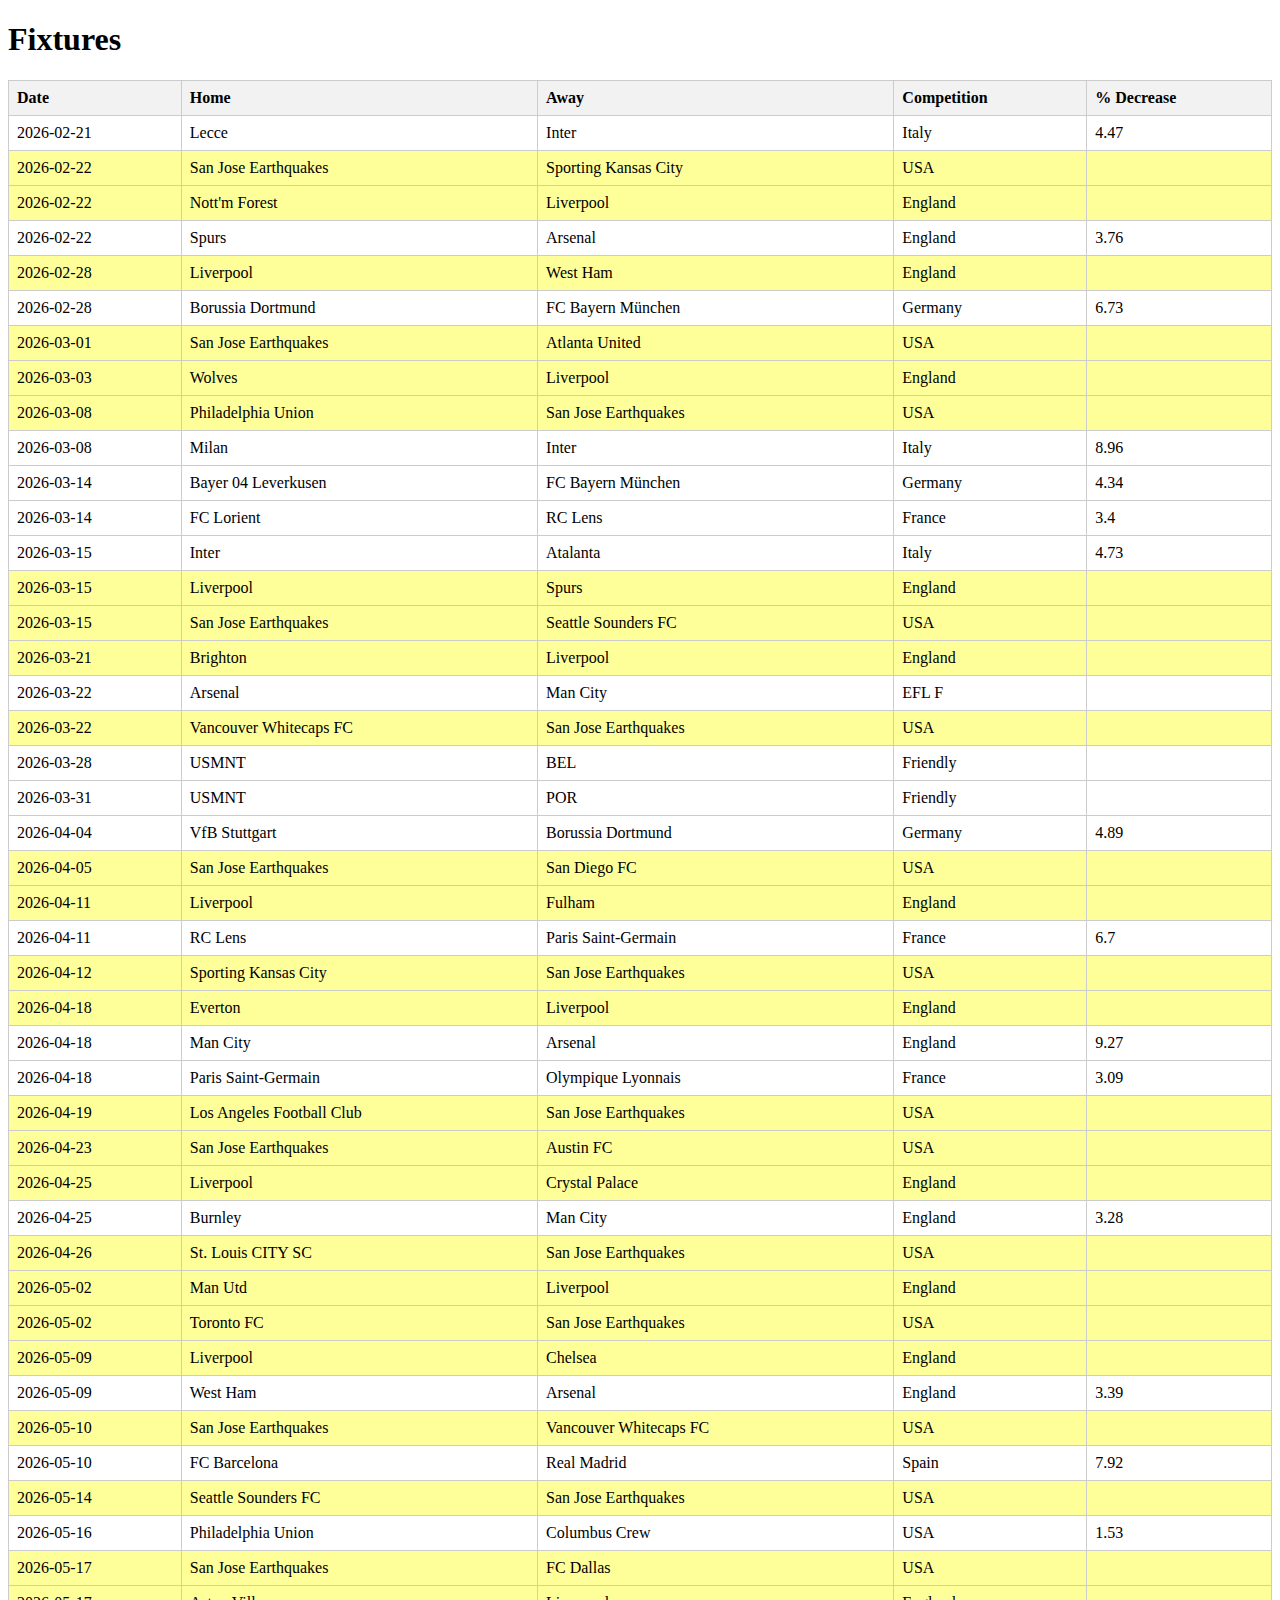
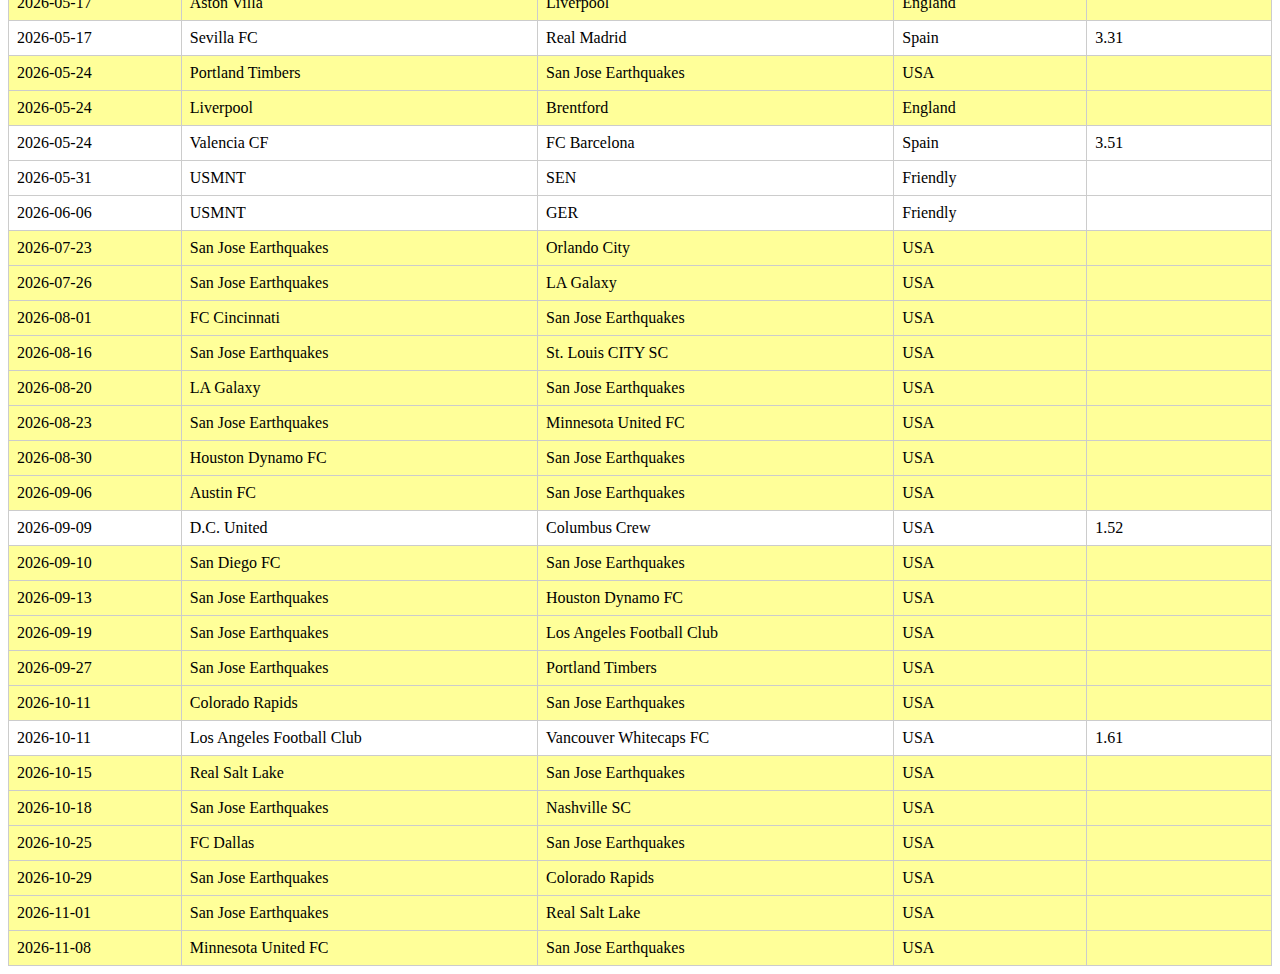
<file: fixtures.html>
<!DOCTYPE html>
<html lang='en'>
<head>
<meta charset='UTF-8'>
<title>Soccer Fixtures</title>
<style>
table { border-collapse: collapse; width: 100%; }
th, td { border: 1px solid #ccc; padding: 8px; text-align: left; }
th { background-color: #f2f2f2; }
.myteam { background-color: #ffff99; }
</style>
</head>
<body>
<h1>Fixtures</h1>
<table>
<tr><th>Date</th><th>Home</th><th>Away</th><th>Competition</th><th>% Decrease</th></tr>
<tr class=''><td>2026-02-21</td><td>Lecce</td><td>Inter</td><td>Italy</td><td>4.47</td></tr>
<tr class='myteam'><td>2026-02-22</td><td>San Jose Earthquakes</td><td>Sporting Kansas City</td><td>USA</td><td></td></tr>
<tr class='myteam'><td>2026-02-22</td><td>Nott'm Forest</td><td>Liverpool</td><td>England</td><td></td></tr>
<tr class=''><td>2026-02-22</td><td>Spurs</td><td>Arsenal</td><td>England</td><td>3.76</td></tr>
<tr class='myteam'><td>2026-02-28</td><td>Liverpool</td><td>West Ham</td><td>England</td><td></td></tr>
<tr class=''><td>2026-02-28</td><td>Borussia Dortmund</td><td>FC Bayern München</td><td>Germany</td><td>6.73</td></tr>
<tr class='myteam'><td>2026-03-01</td><td>San Jose Earthquakes</td><td>Atlanta United</td><td>USA</td><td></td></tr>
<tr class='myteam'><td>2026-03-03</td><td>Wolves</td><td>Liverpool</td><td>England</td><td></td></tr>
<tr class='myteam'><td>2026-03-08</td><td>Philadelphia Union</td><td>San Jose Earthquakes</td><td>USA</td><td></td></tr>
<tr class=''><td>2026-03-08</td><td>Milan</td><td>Inter</td><td>Italy</td><td>8.96</td></tr>
<tr class=''><td>2026-03-14</td><td>Bayer 04 Leverkusen</td><td>FC Bayern München</td><td>Germany</td><td>4.34</td></tr>
<tr class=''><td>2026-03-14</td><td>FC Lorient</td><td>RC Lens</td><td>France</td><td>3.4</td></tr>
<tr class=''><td>2026-03-15</td><td>Inter</td><td>Atalanta</td><td>Italy</td><td>4.73</td></tr>
<tr class='myteam'><td>2026-03-15</td><td>Liverpool</td><td>Spurs</td><td>England</td><td></td></tr>
<tr class='myteam'><td>2026-03-15</td><td>San Jose Earthquakes</td><td>Seattle Sounders FC</td><td>USA</td><td></td></tr>
<tr class='myteam'><td>2026-03-21</td><td>Brighton</td><td>Liverpool</td><td>England</td><td></td></tr>
<tr class=''><td>2026-03-22</td><td>Arsenal</td><td>Man City</td><td>EFL F</td><td></td></tr>
<tr class='myteam'><td>2026-03-22</td><td>Vancouver Whitecaps FC</td><td>San Jose Earthquakes</td><td>USA</td><td></td></tr>
<tr class=''><td>2026-03-28</td><td>USMNT</td><td>BEL</td><td>Friendly</td><td></td></tr>
<tr class=''><td>2026-03-31</td><td>USMNT</td><td>POR</td><td>Friendly</td><td></td></tr>
<tr class=''><td>2026-04-04</td><td>VfB Stuttgart</td><td>Borussia Dortmund</td><td>Germany</td><td>4.89</td></tr>
<tr class='myteam'><td>2026-04-05</td><td>San Jose Earthquakes</td><td>San Diego FC</td><td>USA</td><td></td></tr>
<tr class='myteam'><td>2026-04-11</td><td>Liverpool</td><td>Fulham</td><td>England</td><td></td></tr>
<tr class=''><td>2026-04-11</td><td>RC Lens</td><td>Paris Saint-Germain</td><td>France</td><td>6.7</td></tr>
<tr class='myteam'><td>2026-04-12</td><td>Sporting Kansas City</td><td>San Jose Earthquakes</td><td>USA</td><td></td></tr>
<tr class='myteam'><td>2026-04-18</td><td>Everton</td><td>Liverpool</td><td>England</td><td></td></tr>
<tr class=''><td>2026-04-18</td><td>Man City</td><td>Arsenal</td><td>England</td><td>9.27</td></tr>
<tr class=''><td>2026-04-18</td><td>Paris Saint-Germain</td><td>Olympique Lyonnais</td><td>France</td><td>3.09</td></tr>
<tr class='myteam'><td>2026-04-19</td><td>Los Angeles Football Club</td><td>San Jose Earthquakes</td><td>USA</td><td></td></tr>
<tr class='myteam'><td>2026-04-23</td><td>San Jose Earthquakes</td><td>Austin FC</td><td>USA</td><td></td></tr>
<tr class='myteam'><td>2026-04-25</td><td>Liverpool</td><td>Crystal Palace</td><td>England</td><td></td></tr>
<tr class=''><td>2026-04-25</td><td>Burnley</td><td>Man City</td><td>England</td><td>3.28</td></tr>
<tr class='myteam'><td>2026-04-26</td><td>St. Louis CITY SC</td><td>San Jose Earthquakes</td><td>USA</td><td></td></tr>
<tr class='myteam'><td>2026-05-02</td><td>Man Utd</td><td>Liverpool</td><td>England</td><td></td></tr>
<tr class='myteam'><td>2026-05-02</td><td>Toronto FC</td><td>San Jose Earthquakes</td><td>USA</td><td></td></tr>
<tr class='myteam'><td>2026-05-09</td><td>Liverpool</td><td>Chelsea</td><td>England</td><td></td></tr>
<tr class=''><td>2026-05-09</td><td>West Ham</td><td>Arsenal</td><td>England</td><td>3.39</td></tr>
<tr class='myteam'><td>2026-05-10</td><td>San Jose Earthquakes</td><td>Vancouver Whitecaps FC</td><td>USA</td><td></td></tr>
<tr class=''><td>2026-05-10</td><td>FC Barcelona</td><td>Real Madrid</td><td>Spain</td><td>7.92</td></tr>
<tr class='myteam'><td>2026-05-14</td><td>Seattle Sounders FC</td><td>San Jose Earthquakes</td><td>USA</td><td></td></tr>
<tr class=''><td>2026-05-16</td><td>Philadelphia Union</td><td>Columbus Crew</td><td>USA</td><td>1.53</td></tr>
<tr class='myteam'><td>2026-05-17</td><td>San Jose Earthquakes</td><td>FC Dallas</td><td>USA</td><td></td></tr>
<tr class='myteam'><td>2026-05-17</td><td>Aston Villa</td><td>Liverpool</td><td>England</td><td></td></tr>
<tr class=''><td>2026-05-17</td><td>Sevilla FC</td><td>Real Madrid</td><td>Spain</td><td>3.31</td></tr>
<tr class='myteam'><td>2026-05-24</td><td>Portland Timbers</td><td>San Jose Earthquakes</td><td>USA</td><td></td></tr>
<tr class='myteam'><td>2026-05-24</td><td>Liverpool</td><td>Brentford</td><td>England</td><td></td></tr>
<tr class=''><td>2026-05-24</td><td>Valencia CF</td><td>FC Barcelona</td><td>Spain</td><td>3.51</td></tr>
<tr class=''><td>2026-05-31</td><td>USMNT</td><td>SEN</td><td>Friendly</td><td></td></tr>
<tr class=''><td>2026-06-06</td><td>USMNT</td><td>GER</td><td>Friendly</td><td></td></tr>
<tr class='myteam'><td>2026-07-23</td><td>San Jose Earthquakes</td><td>Orlando City</td><td>USA</td><td></td></tr>
<tr class='myteam'><td>2026-07-26</td><td>San Jose Earthquakes</td><td>LA Galaxy</td><td>USA</td><td></td></tr>
<tr class='myteam'><td>2026-08-01</td><td>FC Cincinnati</td><td>San Jose Earthquakes</td><td>USA</td><td></td></tr>
<tr class='myteam'><td>2026-08-16</td><td>San Jose Earthquakes</td><td>St. Louis CITY SC</td><td>USA</td><td></td></tr>
<tr class='myteam'><td>2026-08-20</td><td>LA Galaxy</td><td>San Jose Earthquakes</td><td>USA</td><td></td></tr>
<tr class='myteam'><td>2026-08-23</td><td>San Jose Earthquakes</td><td>Minnesota United FC</td><td>USA</td><td></td></tr>
<tr class='myteam'><td>2026-08-30</td><td>Houston Dynamo FC</td><td>San Jose Earthquakes</td><td>USA</td><td></td></tr>
<tr class='myteam'><td>2026-09-06</td><td>Austin FC</td><td>San Jose Earthquakes</td><td>USA</td><td></td></tr>
<tr class=''><td>2026-09-09</td><td>D.C. United</td><td>Columbus Crew</td><td>USA</td><td>1.52</td></tr>
<tr class='myteam'><td>2026-09-10</td><td>San Diego FC</td><td>San Jose Earthquakes</td><td>USA</td><td></td></tr>
<tr class='myteam'><td>2026-09-13</td><td>San Jose Earthquakes</td><td>Houston Dynamo FC</td><td>USA</td><td></td></tr>
<tr class='myteam'><td>2026-09-19</td><td>San Jose Earthquakes</td><td>Los Angeles Football Club</td><td>USA</td><td></td></tr>
<tr class='myteam'><td>2026-09-27</td><td>San Jose Earthquakes</td><td>Portland Timbers</td><td>USA</td><td></td></tr>
<tr class='myteam'><td>2026-10-11</td><td>Colorado Rapids</td><td>San Jose Earthquakes</td><td>USA</td><td></td></tr>
<tr class=''><td>2026-10-11</td><td>Los Angeles Football Club</td><td>Vancouver Whitecaps FC</td><td>USA</td><td>1.61</td></tr>
<tr class='myteam'><td>2026-10-15</td><td>Real Salt Lake</td><td>San Jose Earthquakes</td><td>USA</td><td></td></tr>
<tr class='myteam'><td>2026-10-18</td><td>San Jose Earthquakes</td><td>Nashville SC</td><td>USA</td><td></td></tr>
<tr class='myteam'><td>2026-10-25</td><td>FC Dallas</td><td>San Jose Earthquakes</td><td>USA</td><td></td></tr>
<tr class='myteam'><td>2026-10-29</td><td>San Jose Earthquakes</td><td>Colorado Rapids</td><td>USA</td><td></td></tr>
<tr class='myteam'><td>2026-11-01</td><td>San Jose Earthquakes</td><td>Real Salt Lake</td><td>USA</td><td></td></tr>
<tr class='myteam'><td>2026-11-08</td><td>Minnesota United FC</td><td>San Jose Earthquakes</td><td>USA</td><td></td></tr>
</table>
</body>
</html>
</file>
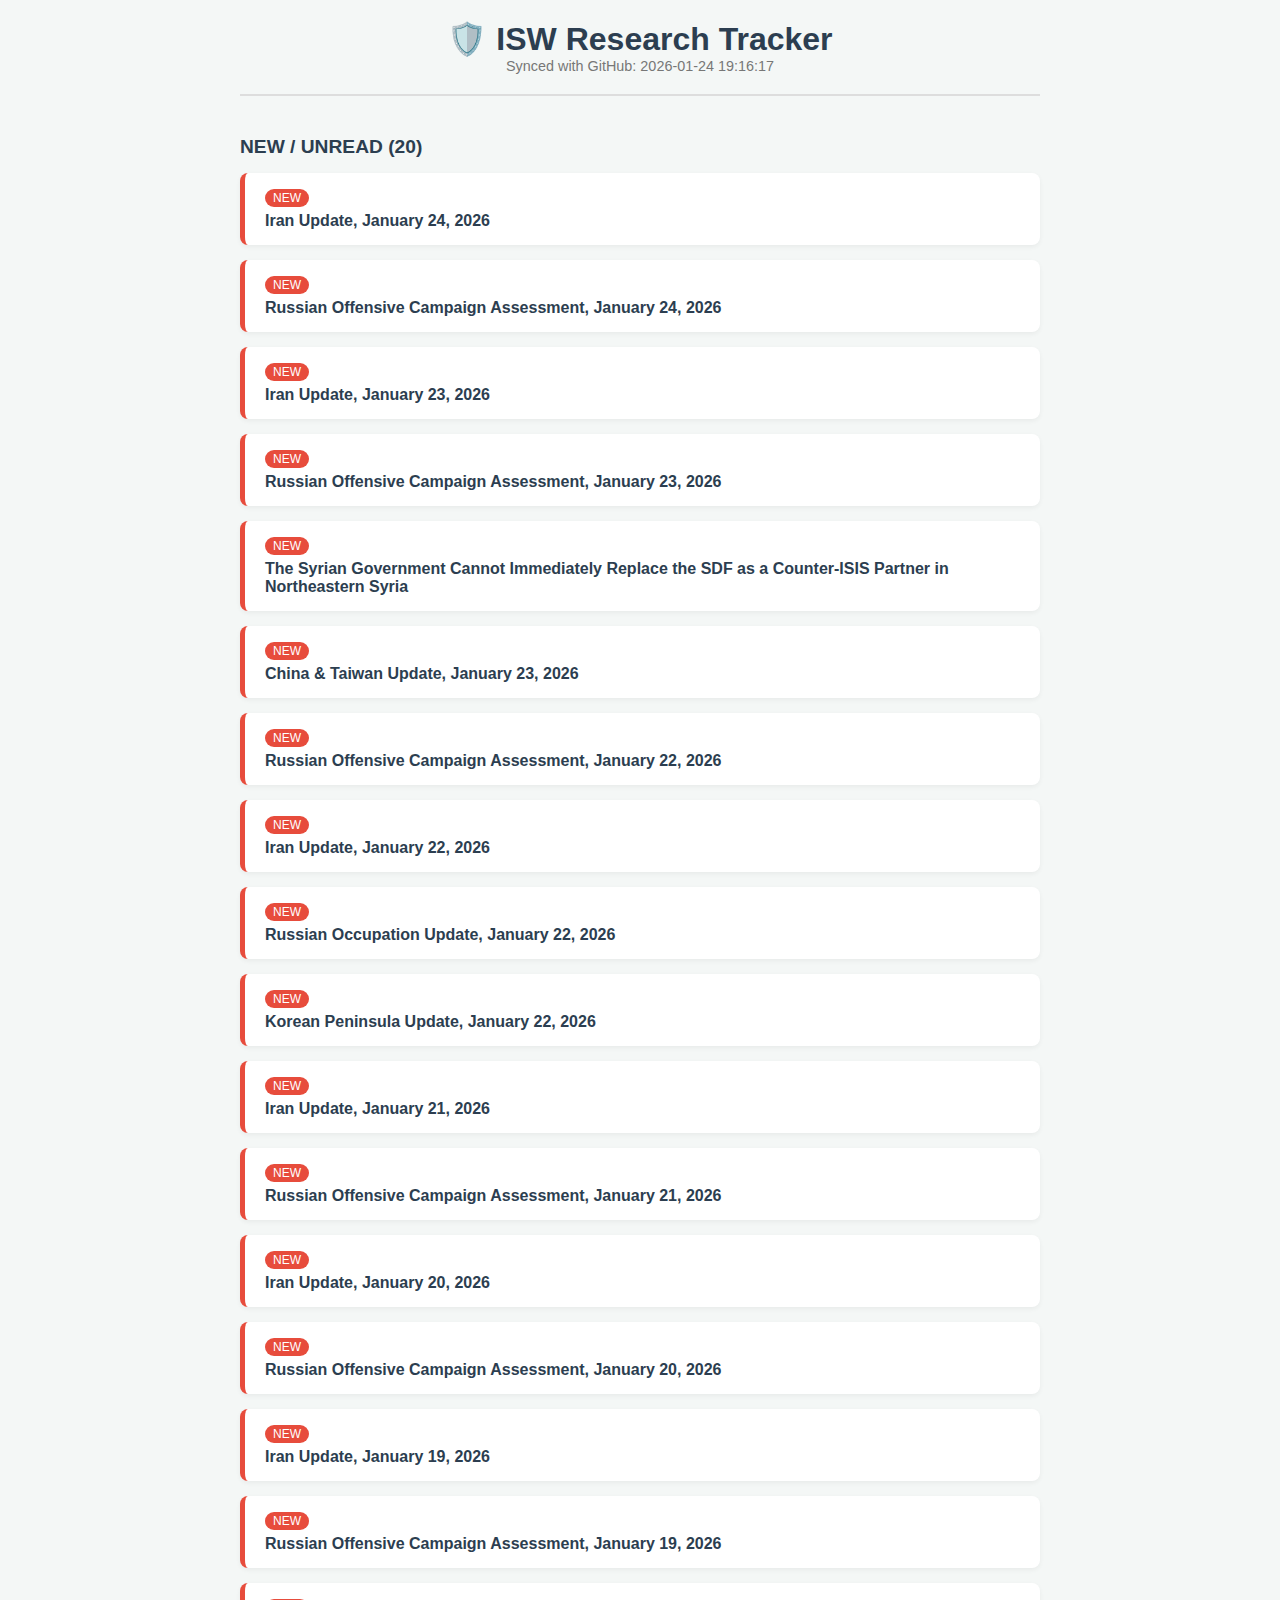
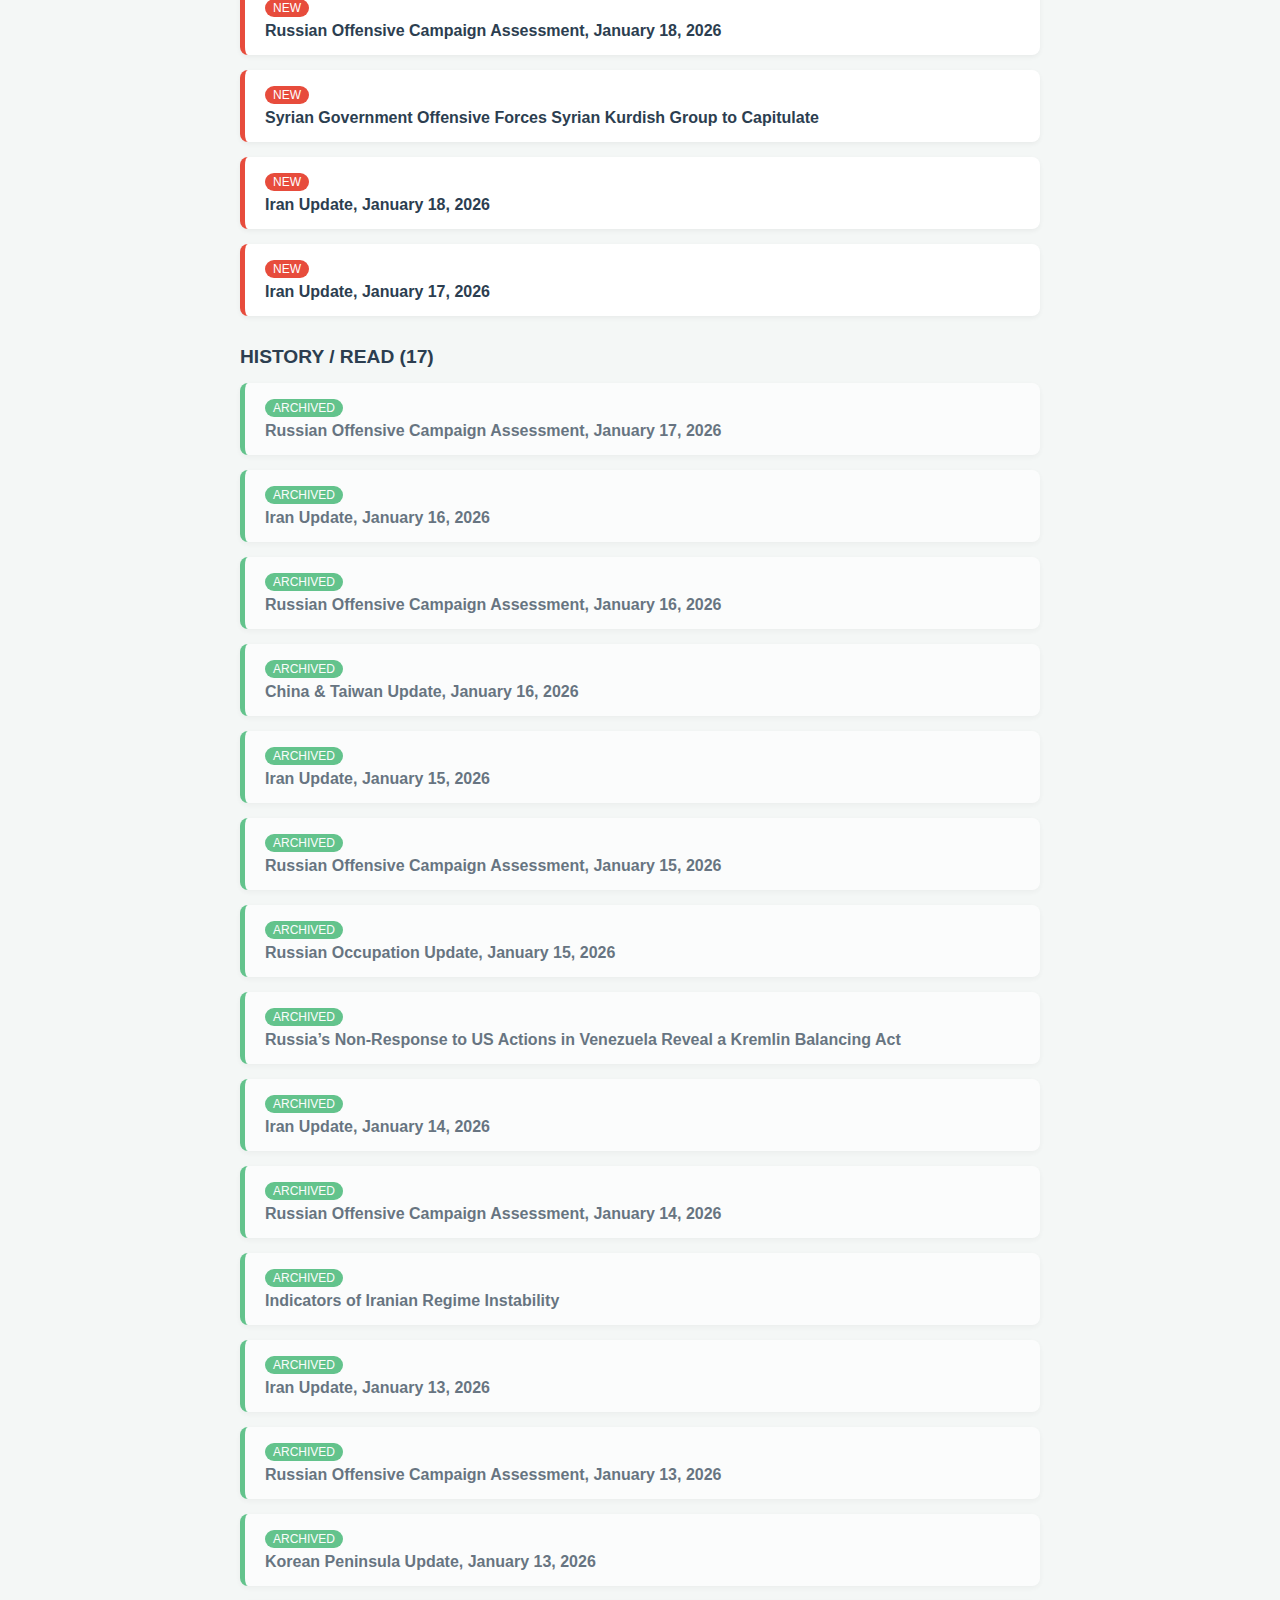
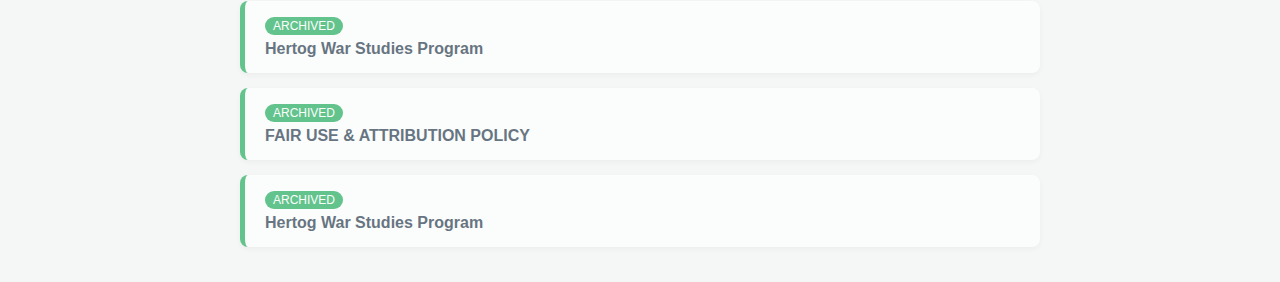
<file: isw_report.html>
<!DOCTYPE html>
    <html lang="en">
    <head>
        <meta charset="UTF-8">
        <meta name="viewport" content="width=device-width, initial-scale=1.0">
        <title>ISW Research Report</title>
        <style>
            :root { --primary: #2c3e50; --accent: #e74c3c; --bg: #f4f7f6; --card-bg: #ffffff; }
            body { font-family: sans-serif; background-color: var(--bg); margin: 0; padding: 20px; }
            .container { max-width: 800px; margin: 0 auto; }
            header { text-align: center; margin-bottom: 40px; padding-bottom: 20px; border-bottom: 2px solid #ddd; }
            h1 { margin: 0; color: var(--primary); }
            .timestamp { color: #777; font-size: 0.9em; }
            .section-title { font-size: 1.2em; text-transform: uppercase; margin-top: 30px; margin-bottom: 15px; color: var(--primary); font-weight: bold; }
            .card { background: var(--card-bg); padding: 15px 20px; margin-bottom: 15px; border-radius: 8px; box-shadow: 0 2px 5px rgba(0,0,0,0.05); border-left: 5px solid transparent; }
            .unread-card { border-left-color: var(--accent); }
            .read-card { border-left-color: #27ae60; opacity: 0.7; }
            a { text-decoration: none; color: var(--primary); font-weight: 600; display: block; }
            a:hover { color: var(--accent); }
            .badge { display: inline-block; padding: 2px 8px; border-radius: 12px; font-size: 0.75em; margin-bottom: 5px; color: white; }
            .badge-new { background-color: var(--accent); }
            .badge-read { background-color: #27ae60; }
        </style>
    </head>
    <body>
        <div class="container">
            <header>
                <h1>🛡️ ISW Research Tracker</h1>
                <div class="timestamp">Synced with GitHub: 2026-01-24 19:16:17</div>
            </header>
            <div class="section-title">New / Unread (20)</div>
            <div class="card unread-card"><span class="badge badge-new">NEW</span><a href="https://understandingwar.org/research/middle-east/iran-update-january-24-2026/" target="_blank">Iran Update, January 24, 2026</a></div><div class="card unread-card"><span class="badge badge-new">NEW</span><a href="https://understandingwar.org/research/russia-ukraine/russian-offensive-campaign-assessment-january-24-2026/" target="_blank">Russian Offensive Campaign Assessment, January 24, 2026</a></div><div class="card unread-card"><span class="badge badge-new">NEW</span><a href="https://understandingwar.org/research/middle-east/iran-update-january-23-2026/" target="_blank">Iran Update, January 23, 2026</a></div><div class="card unread-card"><span class="badge badge-new">NEW</span><a href="https://understandingwar.org/research/russia-ukraine/russian-offensive-campaign-assessment-january-23-2026/" target="_blank">Russian Offensive Campaign Assessment, January 23, 2026</a></div><div class="card unread-card"><span class="badge badge-new">NEW</span><a href="https://understandingwar.org/research/middle-east/the-syrian-government-cannot-immediately-replace-the-sdf-as-a-counter-isis-partner-in-northeastern-syria/" target="_blank">The Syrian Government Cannot Immediately Replace the SDF as a Counter-ISIS Partner in Northeastern Syria</a></div><div class="card unread-card"><span class="badge badge-new">NEW</span><a href="https://understandingwar.org/research/china-taiwan/china-taiwan-update-january-23-2026/" target="_blank">China & Taiwan Update, January 23, 2026</a></div><div class="card unread-card"><span class="badge badge-new">NEW</span><a href="https://understandingwar.org/research/russia-ukraine/russian-offensive-campaign-assessment-january-22-2026/" target="_blank">Russian Offensive Campaign Assessment, January 22, 2026</a></div><div class="card unread-card"><span class="badge badge-new">NEW</span><a href="https://understandingwar.org/research/middle-east/iran-update-january-22-2026/" target="_blank">Iran Update, January 22, 2026</a></div><div class="card unread-card"><span class="badge badge-new">NEW</span><a href="https://understandingwar.org/research/russia-ukraine/russian-occupation-update-january-22-2026/" target="_blank">Russian Occupation Update, January 22, 2026</a></div><div class="card unread-card"><span class="badge badge-new">NEW</span><a href="https://understandingwar.org/research/china-taiwan/korean-peninsula-update-january-22-2026/" target="_blank">Korean Peninsula Update, January 22, 2026</a></div><div class="card unread-card"><span class="badge badge-new">NEW</span><a href="https://understandingwar.org/research/middle-east/iran-update-january-21-2026/" target="_blank">Iran Update, January 21, 2026</a></div><div class="card unread-card"><span class="badge badge-new">NEW</span><a href="https://understandingwar.org/research/russia-ukraine/russian-offensive-campaign-assessment-january-21-2026/" target="_blank">Russian Offensive Campaign Assessment, January 21, 2026</a></div><div class="card unread-card"><span class="badge badge-new">NEW</span><a href="https://understandingwar.org/research/middle-east/iran-update-january-20-2026/" target="_blank">Iran Update, January 20, 2026</a></div><div class="card unread-card"><span class="badge badge-new">NEW</span><a href="https://understandingwar.org/research/russia-ukraine/russian-offensive-campaign-assessment-january-20-2026/" target="_blank">Russian Offensive Campaign Assessment, January 20, 2026</a></div><div class="card unread-card"><span class="badge badge-new">NEW</span><a href="https://understandingwar.org/research/middle-east/iran-update-january-19-2026/" target="_blank">Iran Update, January 19, 2026</a></div><div class="card unread-card"><span class="badge badge-new">NEW</span><a href="https://understandingwar.org/research/russia-ukraine/russian-offensive-campaign-assessment-january-19-2026/" target="_blank">Russian Offensive Campaign Assessment, January 19, 2026</a></div><div class="card unread-card"><span class="badge badge-new">NEW</span><a href="https://understandingwar.org/research/russia-ukraine/russian-offensive-campaign-assessment-january-18-2026/" target="_blank">Russian Offensive Campaign Assessment, January 18, 2026</a></div><div class="card unread-card"><span class="badge badge-new">NEW</span><a href="https://understandingwar.org/research/middle-east/syrian-government-offensive-forces-syrian-kurdish-group-to-capitulate/" target="_blank">Syrian Government Offensive Forces Syrian Kurdish Group to Capitulate</a></div><div class="card unread-card"><span class="badge badge-new">NEW</span><a href="https://understandingwar.org/research/middle-east/iran-update-january-18-2026/" target="_blank">Iran Update, January 18, 2026</a></div><div class="card unread-card"><span class="badge badge-new">NEW</span><a href="https://understandingwar.org/research/middle-east/iran-update-january-17-2026/" target="_blank">Iran Update, January 17, 2026</a></div>
            <div class="section-title">History / Read (17)</div>
            <div class="card read-card"><span class="badge badge-read">ARCHIVED</span><a href="https://understandingwar.org/research/russia-ukraine/russian-offensive-campaign-assessment-january-17-2026/" target="_blank">Russian Offensive Campaign Assessment, January 17, 2026</a></div><div class="card read-card"><span class="badge badge-read">ARCHIVED</span><a href="https://understandingwar.org/research/middle-east/iran-update-january-16-2026/" target="_blank">Iran Update, January 16, 2026</a></div><div class="card read-card"><span class="badge badge-read">ARCHIVED</span><a href="https://understandingwar.org/research/russia-ukraine/russian-offensive-campaign-assessment-january-16-2026/" target="_blank">Russian Offensive Campaign Assessment, January 16, 2026</a></div><div class="card read-card"><span class="badge badge-read">ARCHIVED</span><a href="https://understandingwar.org/research/china-taiwan/china-taiwan-update-january-16-2025/" target="_blank">China & Taiwan Update, January 16, 2026</a></div><div class="card read-card"><span class="badge badge-read">ARCHIVED</span><a href="https://understandingwar.org/research/middle-east/iran-update-january-15-2026/" target="_blank">Iran Update, January 15, 2026</a></div><div class="card read-card"><span class="badge badge-read">ARCHIVED</span><a href="https://understandingwar.org/research/russia-ukraine/russian-offensive-campaign-assessment-january-15-2026/" target="_blank">Russian Offensive Campaign Assessment, January 15, 2026</a></div><div class="card read-card"><span class="badge badge-read">ARCHIVED</span><a href="https://understandingwar.org/research/russia-ukraine/russian-occupation-update-january-15-2026/" target="_blank">Russian Occupation Update, January 15, 2026</a></div><div class="card read-card"><span class="badge badge-read">ARCHIVED</span><a href="https://understandingwar.org/research/adversary-entente/russias-non-response-to-us-actions-in-venezuela-reveal-a-kremlin-balancing-act/" target="_blank">Russia’s Non-Response to US Actions in Venezuela Reveal a Kremlin Balancing Act</a></div><div class="card read-card"><span class="badge badge-read">ARCHIVED</span><a href="https://understandingwar.org/research/middle-east/iran-update-january-14-2026/" target="_blank">Iran Update, January 14, 2026</a></div><div class="card read-card"><span class="badge badge-read">ARCHIVED</span><a href="https://understandingwar.org/research/russia-ukraine/russian-offensive-campaign-assessment-january-14-2026/" target="_blank">Russian Offensive Campaign Assessment, January 14, 2026</a></div><div class="card read-card"><span class="badge badge-read">ARCHIVED</span><a href="https://understandingwar.org/research/middle-east/indicators-of-iranian-regime-instability/" target="_blank">Indicators of Iranian Regime Instability</a></div><div class="card read-card"><span class="badge badge-read">ARCHIVED</span><a href="https://understandingwar.org/research/middle-east/iran-update-january-13-2026/" target="_blank">Iran Update, January 13, 2026</a></div><div class="card read-card"><span class="badge badge-read">ARCHIVED</span><a href="https://understandingwar.org/research/russia-ukraine/russian-offensive-campaign-assessment-january-13-2026/" target="_blank">Russian Offensive Campaign Assessment, January 13, 2026</a></div><div class="card read-card"><span class="badge badge-read">ARCHIVED</span><a href="https://understandingwar.org/research/china-taiwan/korean-peninsula-update-january-13-2026/" target="_blank">Korean Peninsula Update, January 13, 2026</a></div><div class="card read-card"><span class="badge badge-read">ARCHIVED</span><a href="https://www.understandingwar.org/education/hertog-war-studies-program/" target="_blank">Hertog War Studies Program</a></div><div class="card read-card"><span class="badge badge-read">ARCHIVED</span><a href="https://www.understandingwar.org/fair-use-and-attribution-policy/" target="_blank">FAIR USE & ATTRIBUTION POLICY</a></div><div class="card read-card"><span class="badge badge-read">ARCHIVED</span><a href="https://understandingwar.org/education/hertog-war-studies-program/" target="_blank">Hertog War Studies Program</a></div>
        </div>
    </body>
    </html>
</file>
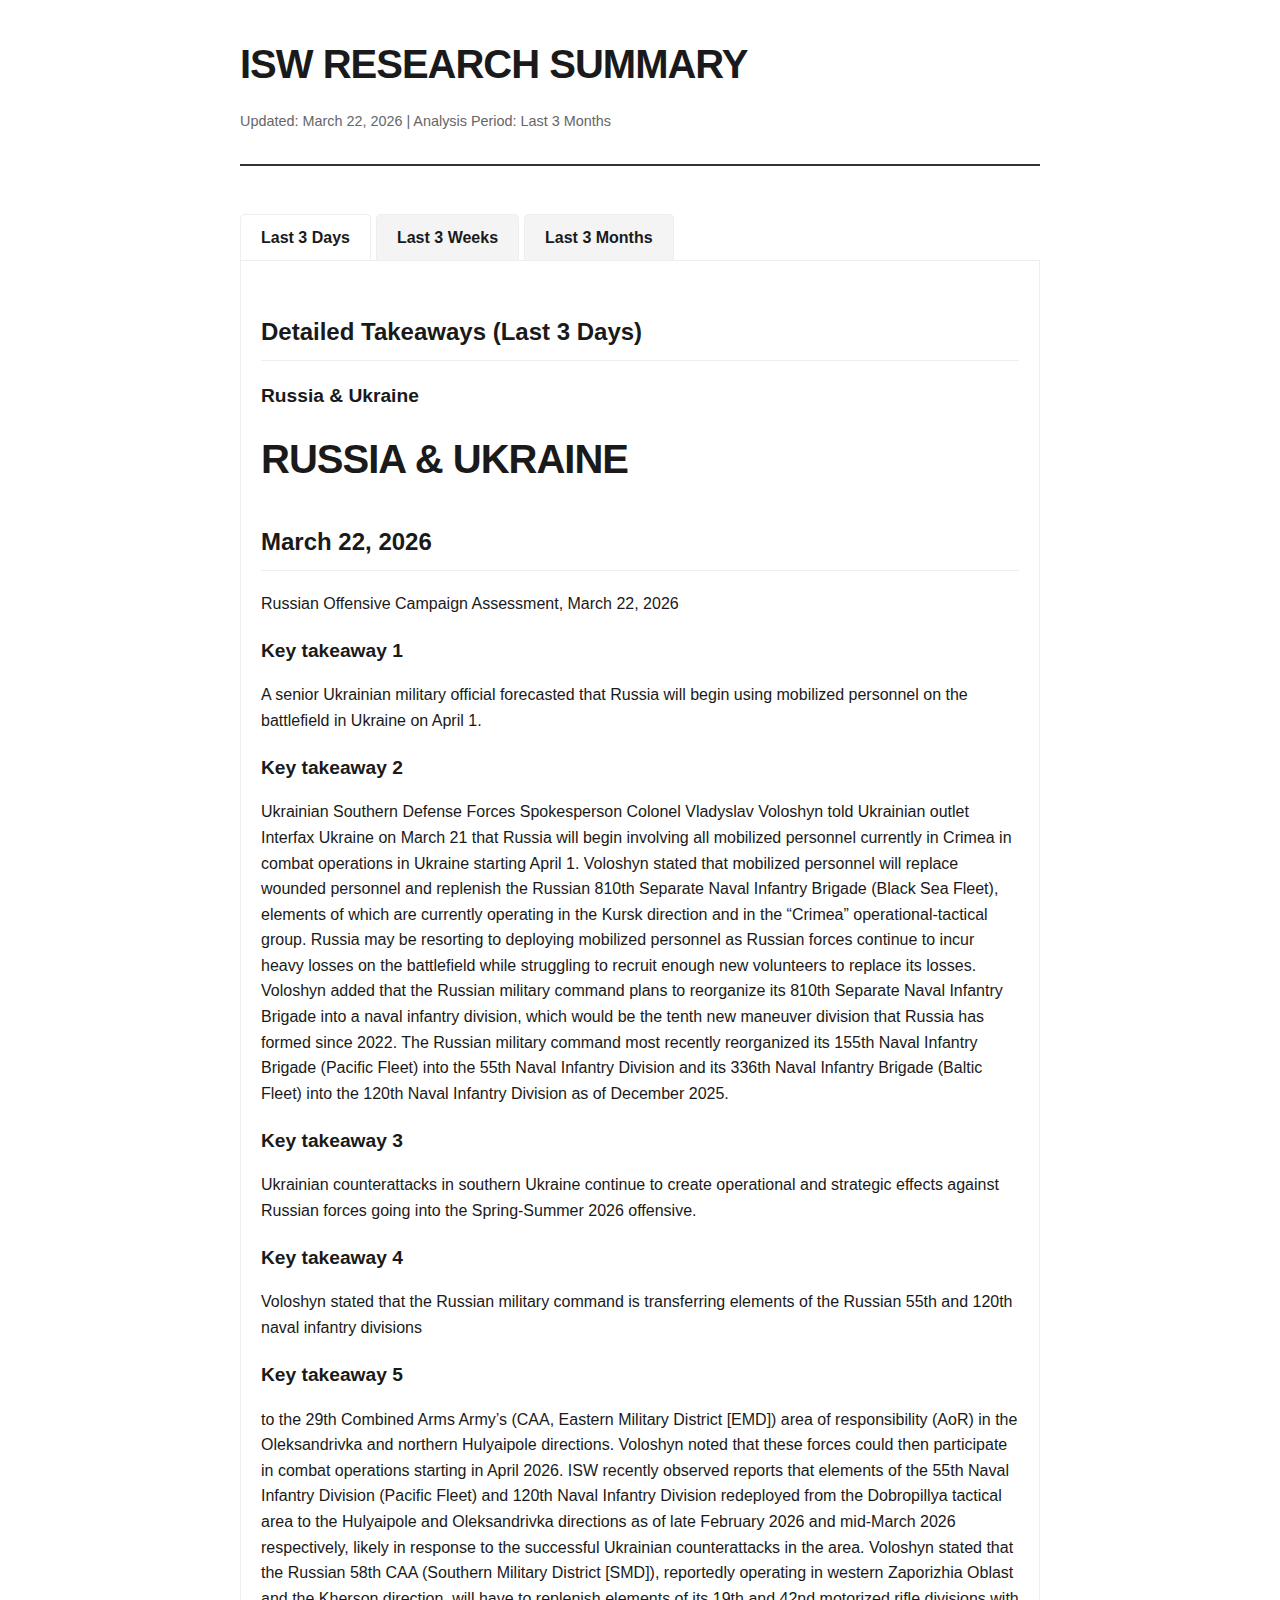
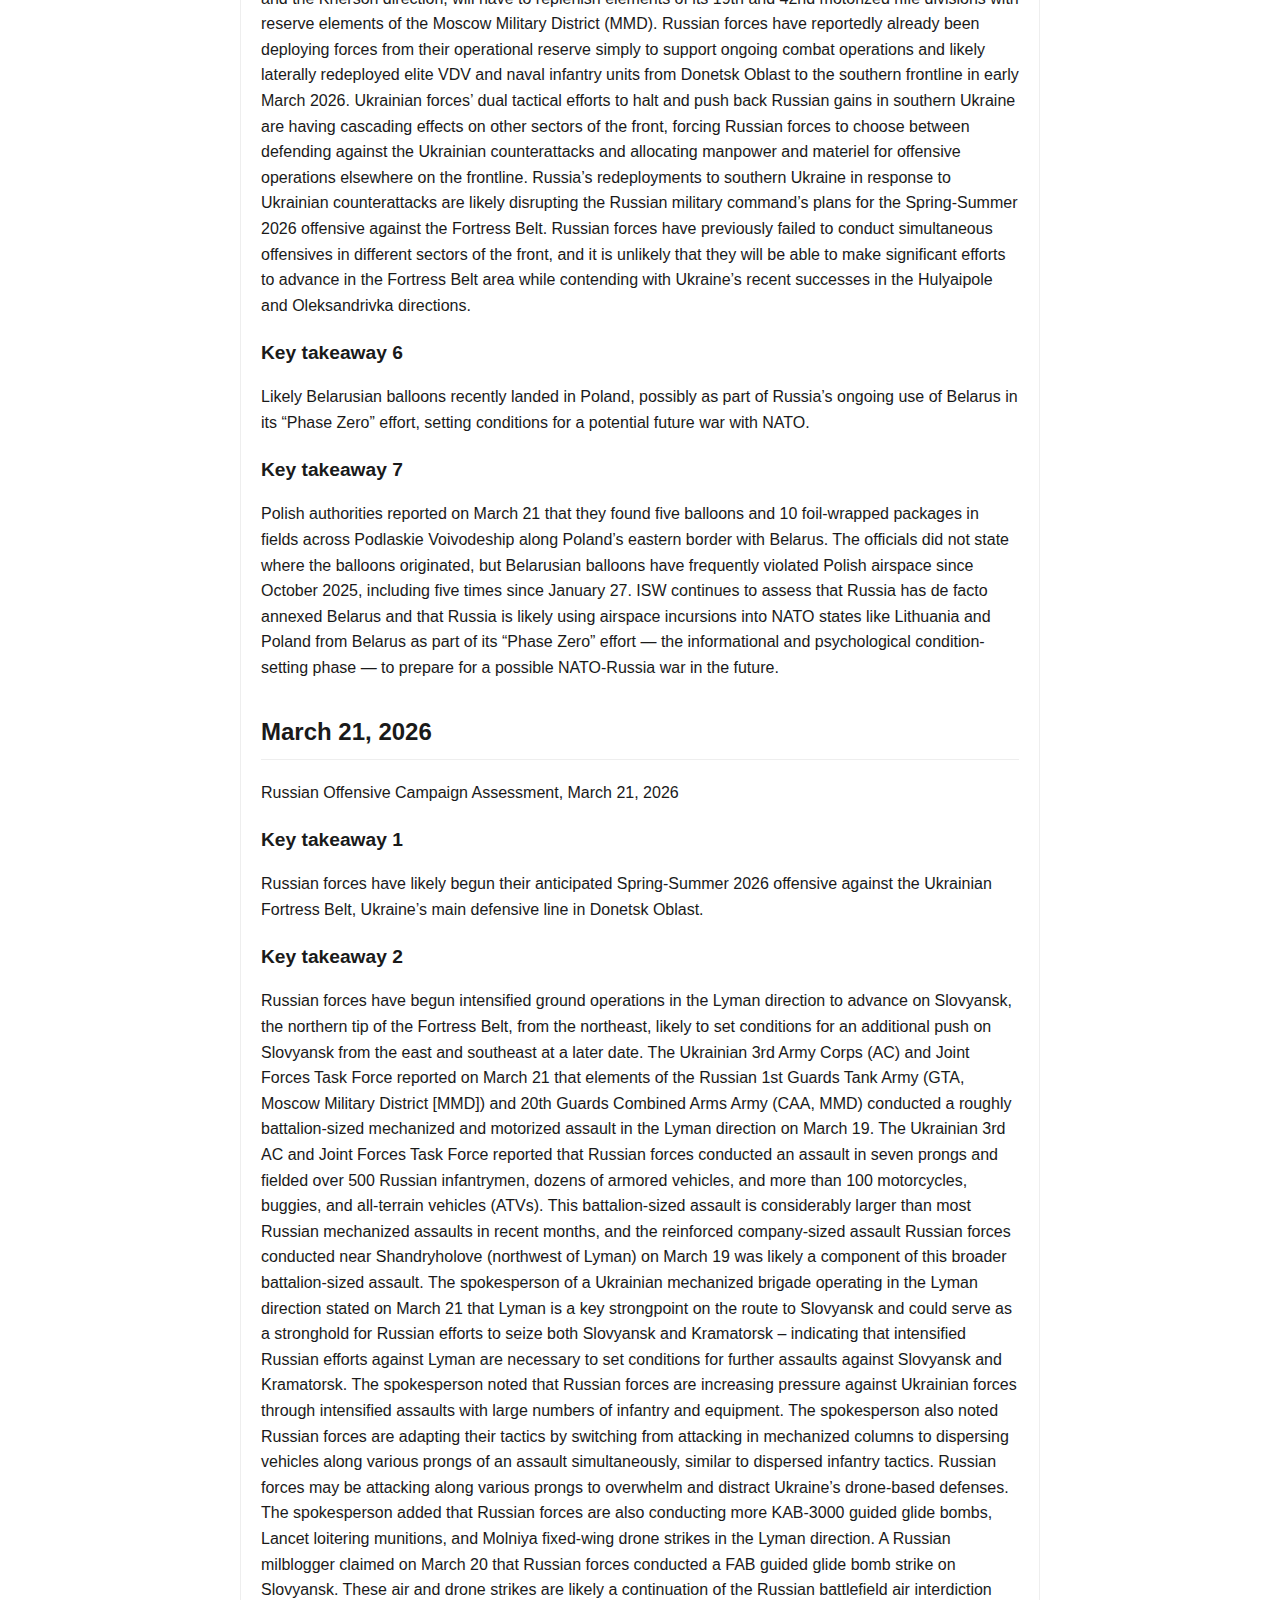
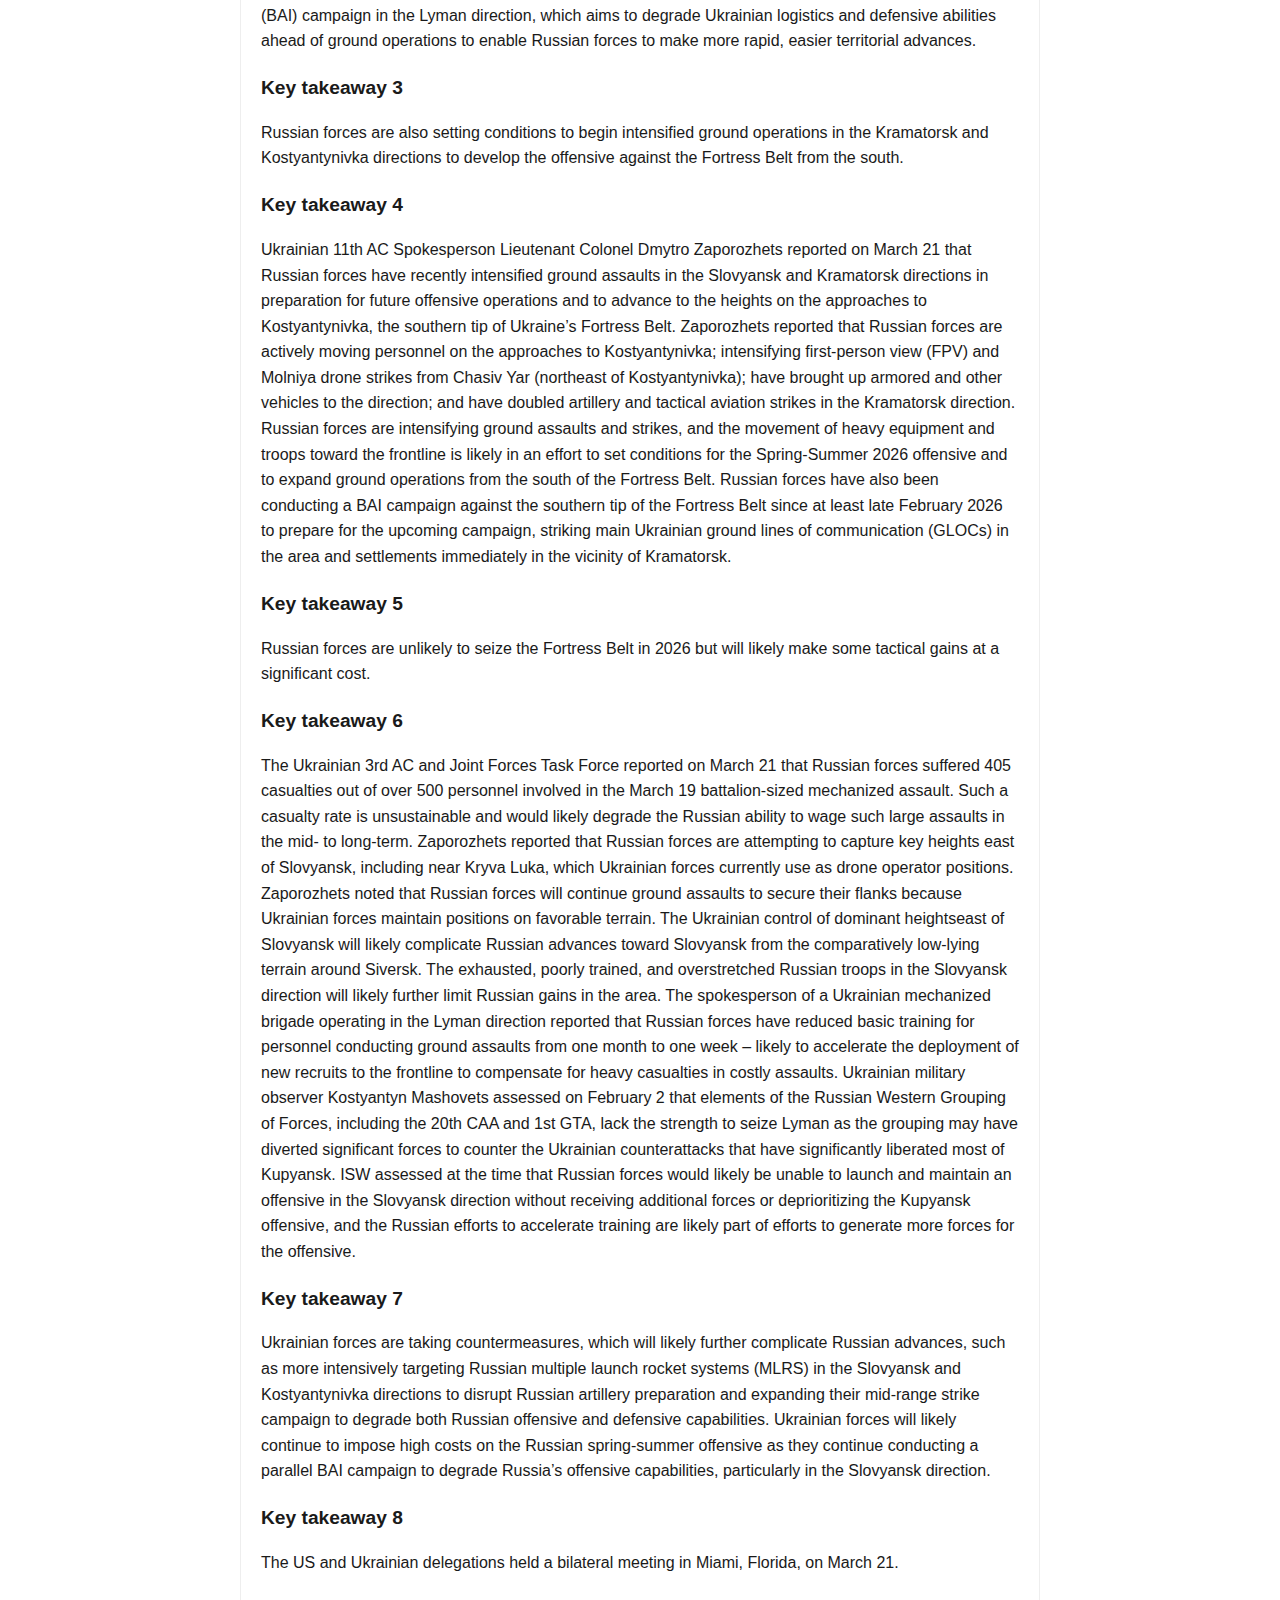
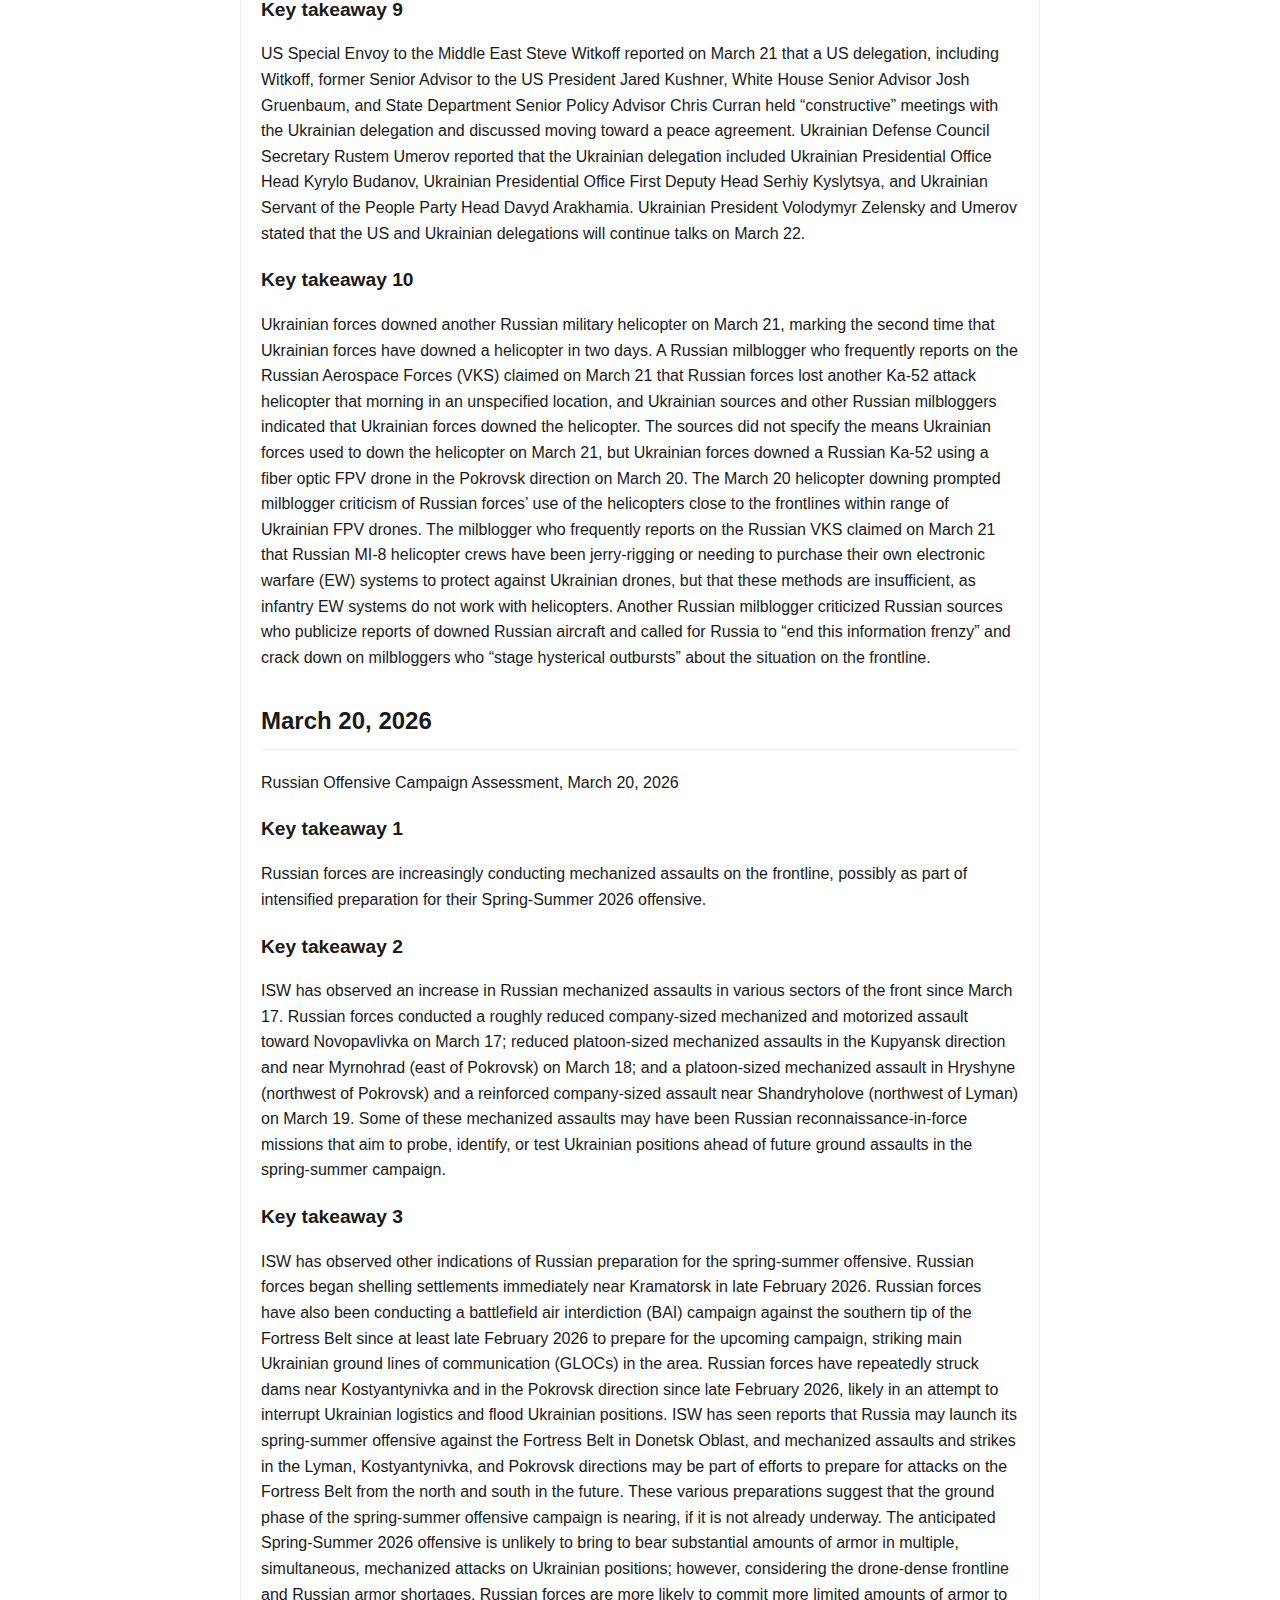
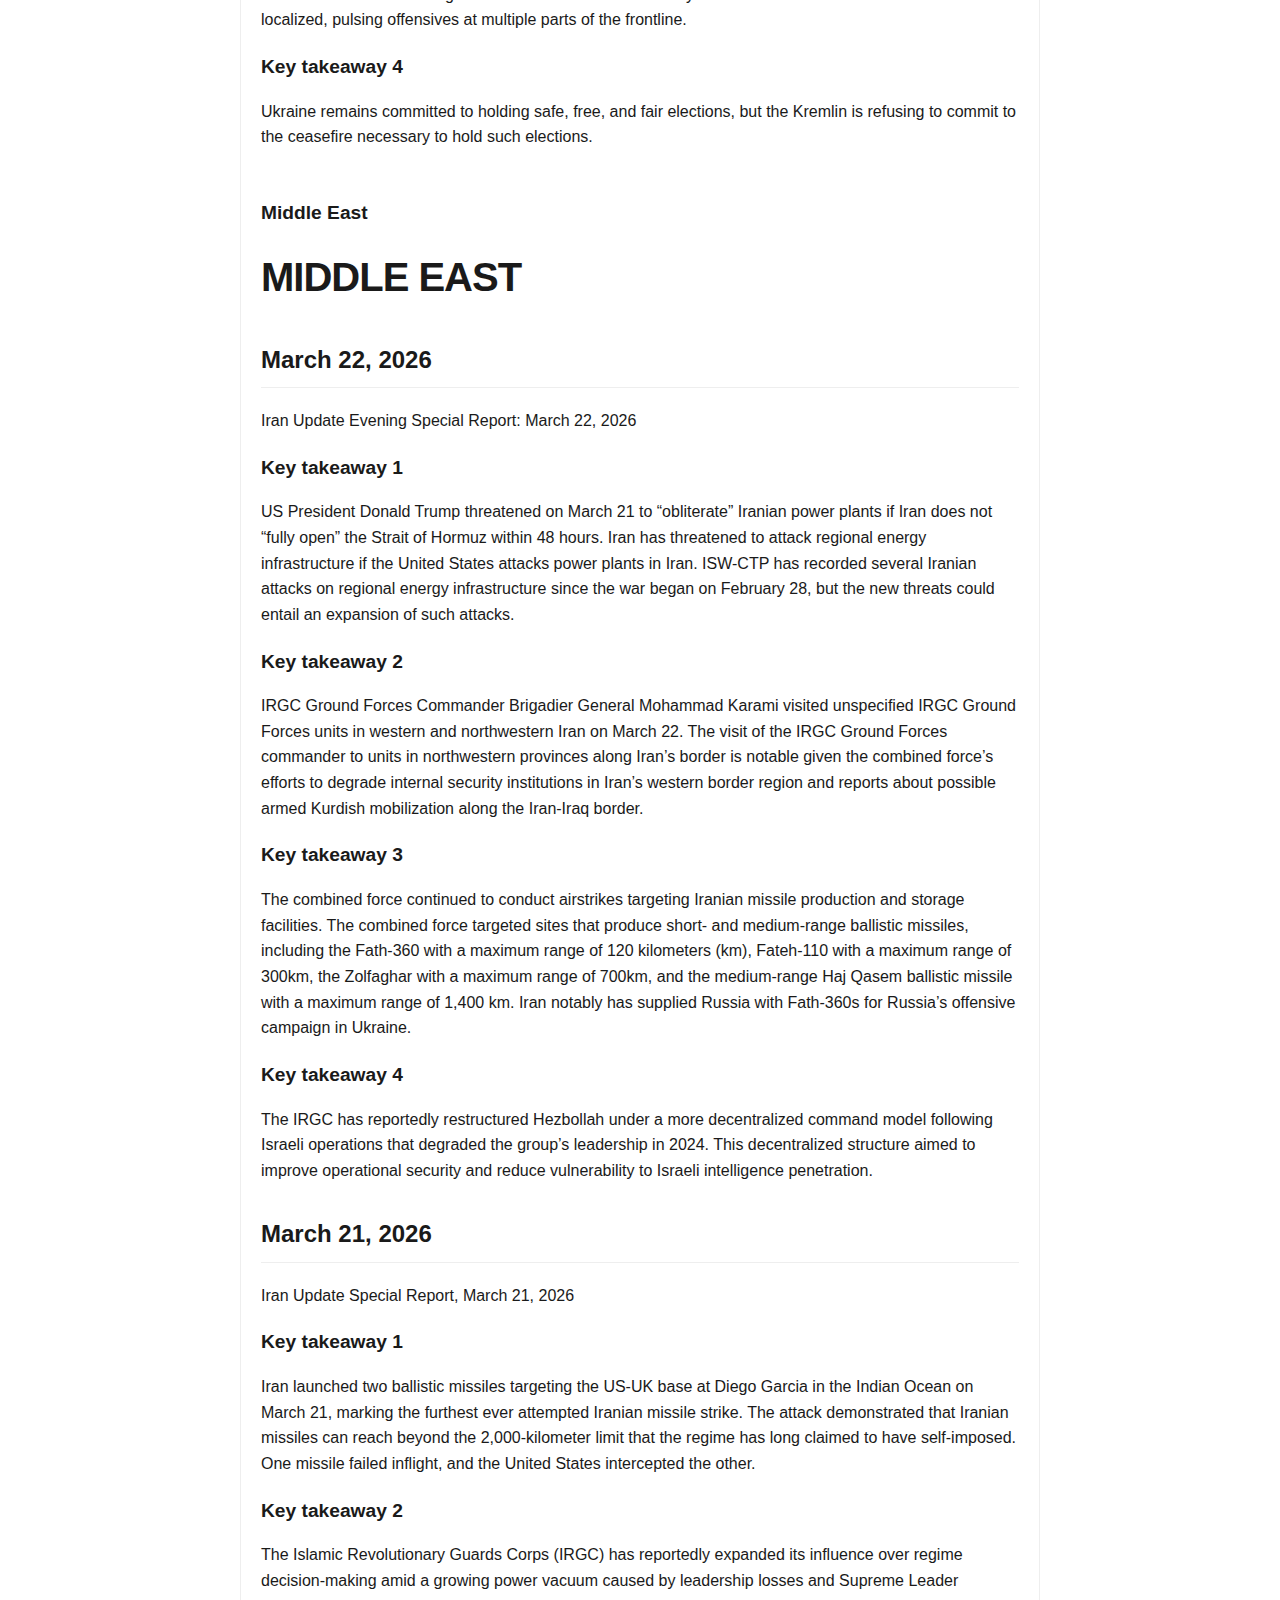
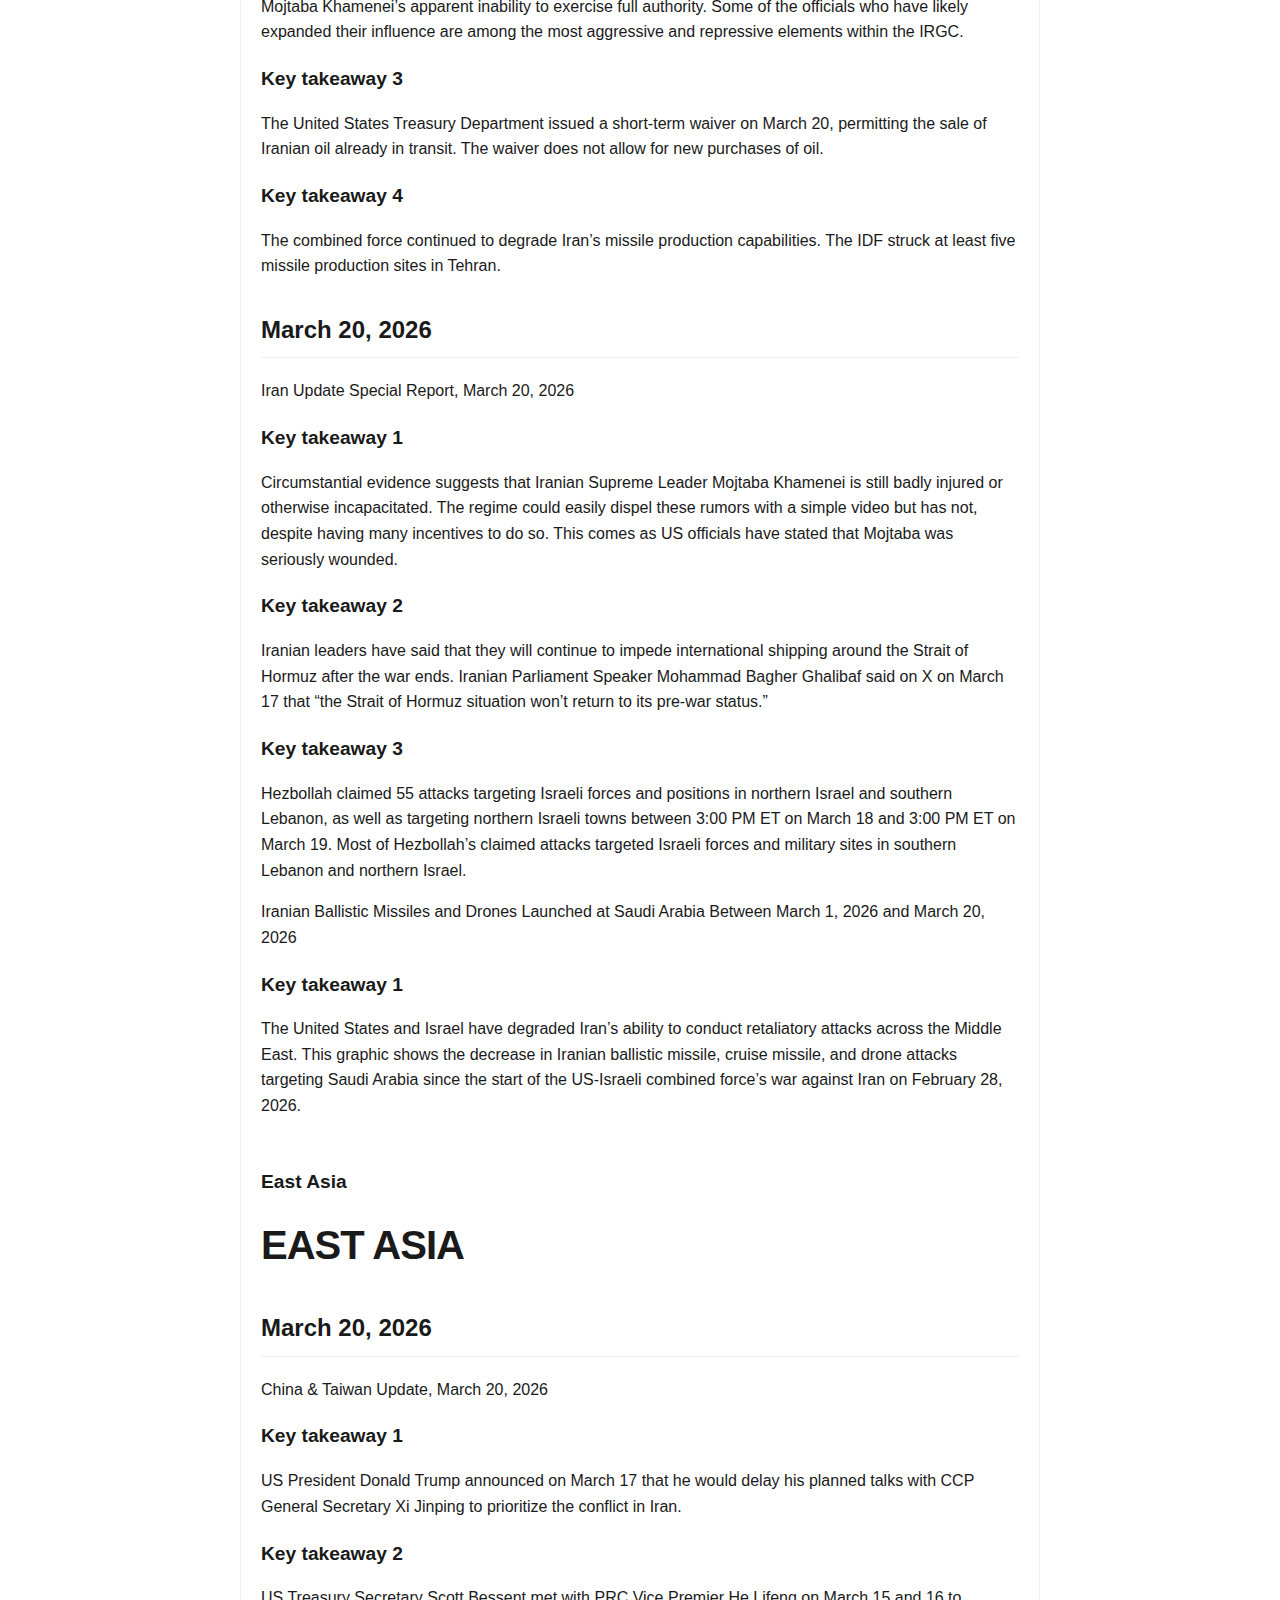
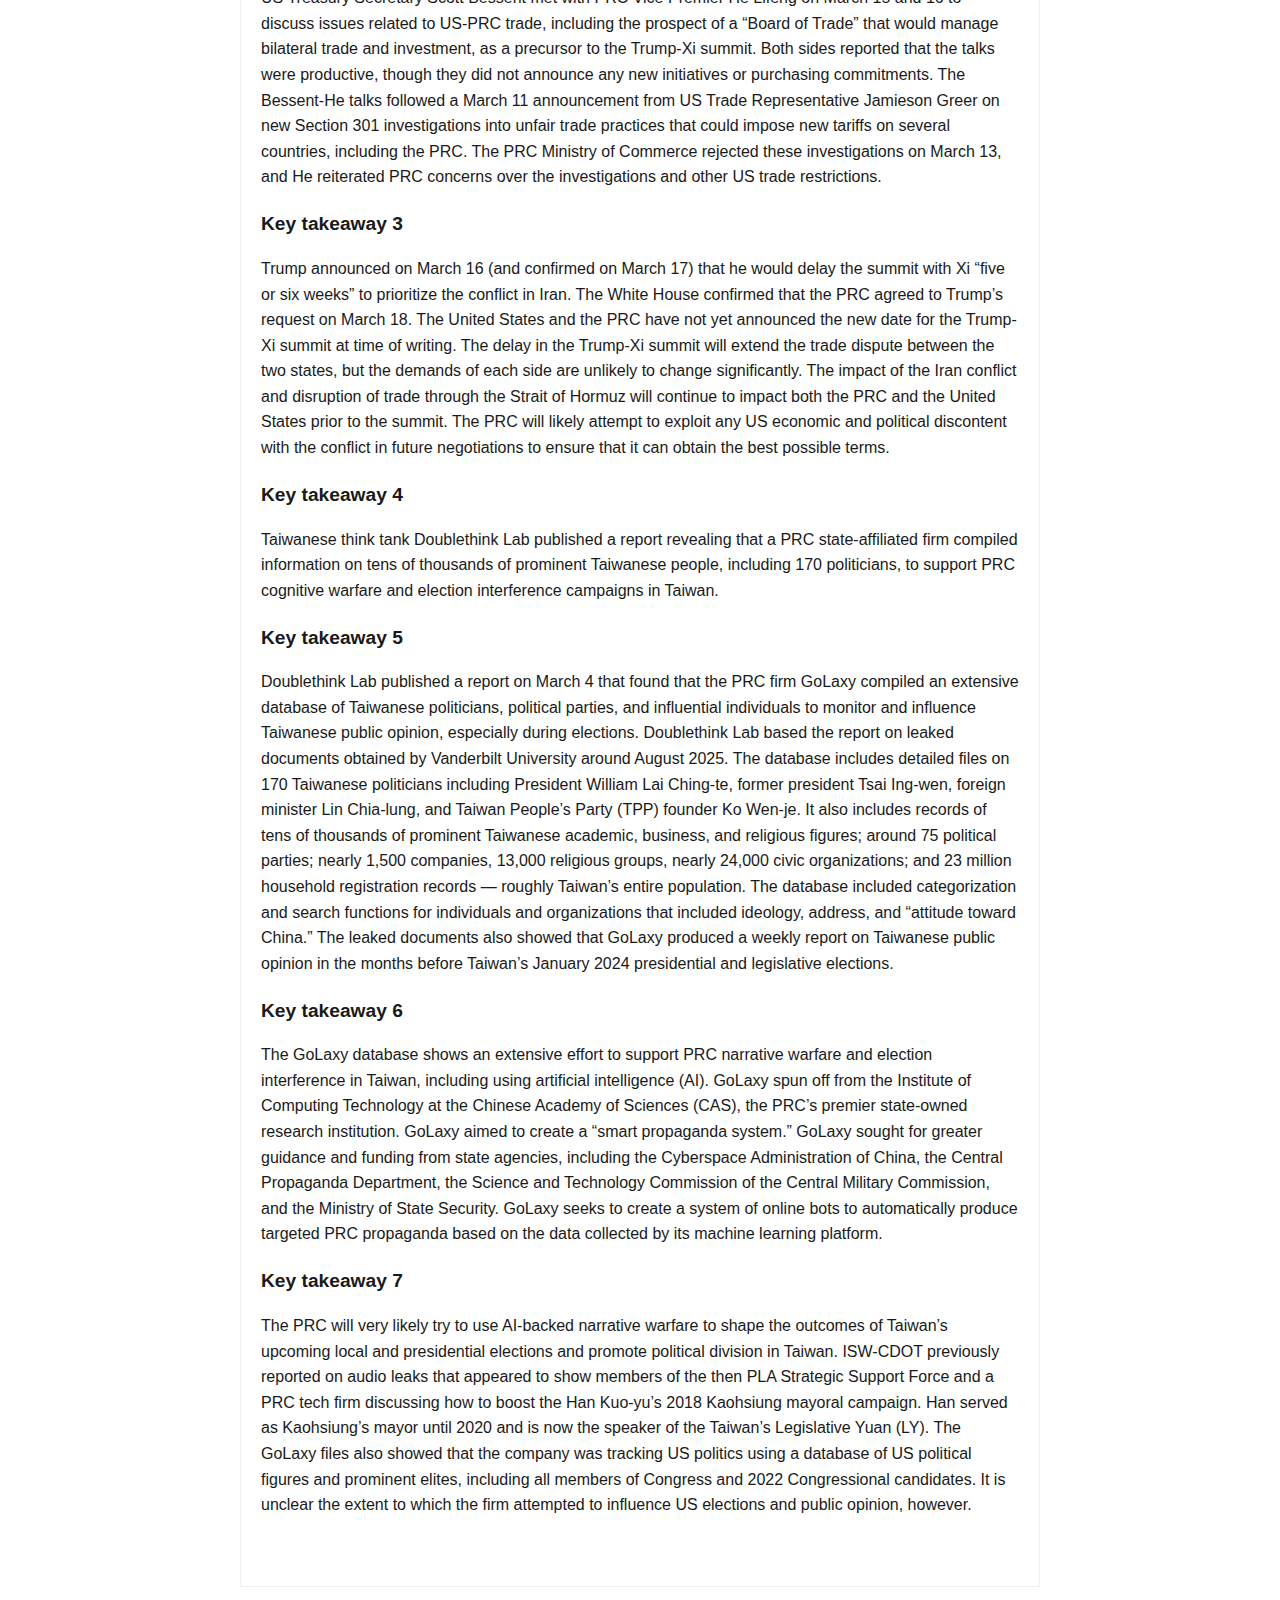
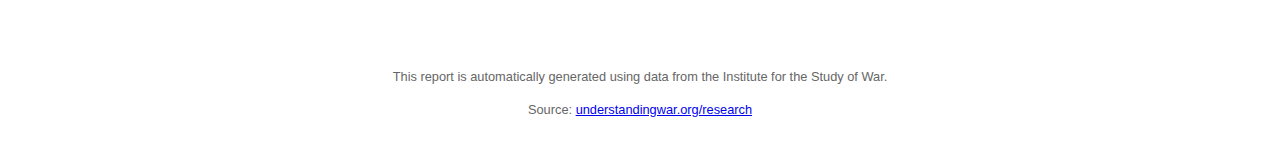
<file: isw_summary.html>
<!DOCTYPE html>
<html lang="en">
<head>
  <meta charset="UTF-8">
  <meta name="viewport" content="width=device-width, initial-scale=1.0">
  <title>ISW Research Summary</title>
  <style>
    :root {
  --bg-color: #ffffff;
  --text-color: #1a1a1a;
  --accent-color: #333333;
  --muted-color: #666666;
  --border-color: #eeeeee;
  --max-width: 800px;
}

body {
  font-family: -apple-system, BlinkMacSystemFont, "Segoe UI", Roboto, Helvetica, Arial, sans-serif;
  line-height: 1.6;
  color: var(--text-color);
  background-color: var(--bg-color);
  max-width: var(--max-width);
  margin: 0 auto;
  padding: 2rem 1rem;
}

header {
  margin-bottom: 3rem;
  border-bottom: 2px solid var(--accent-color);
  padding-bottom: 1rem;
}

h1 {
  font-weight: 700;
  font-size: 2.5rem;
  margin: 0;
  text-transform: uppercase;
  letter-spacing: -1px;
}

.date {
  color: var(--muted-color);
  font-size: 0.9rem;
}

h2 {
  font-weight: 600;
  font-size: 1.5rem;
  margin-top: 2rem;
  border-bottom: 1px solid var(--border-color);
  padding-bottom: 0.5rem;
}

section {
  margin-bottom: 3rem;
}

.summary-topic {
  margin-bottom: 3rem;
}

.summary-topic h3 {
  font-size: 1.2rem;
  margin-bottom: 1rem;
}

.paragraph-container {
  margin-bottom: 2rem;
}

.summary-content {
  margin-bottom: 0.5rem;
}

.events-list {
  background: #f9f9f9;
  padding: 1.5rem;
  border-radius: 4px;
}

.events-list ul {
  padding-left: 1.2rem;
}

.events-list li {
  margin-bottom: 0.8rem;
}

.sources {
  margin-top: 1rem;
  font-size: 0.85rem;
  color: var(--muted-color);
  background: #fcfcfc;
  padding: 0.5rem 1rem;
  border-left: 3px solid var(--border-color);
}

.mini-sources {
  font-size: 0.75rem;
  color: var(--muted-color);
  background: #fcfcfc;
  padding: 0.4rem 0.8rem;
  border-left: 2px solid var(--border-color);
  margin-top: 0.5rem;
}

.mini-sources-label {
  text-transform: uppercase;
  font-weight: 600;
  margin-right: 0.5rem;
  font-size: 0.7rem;
  letter-spacing: 0.5px;
}

.mini-source-link {
  color: inherit;
  text-decoration: none;
  border-bottom: 1px dotted var(--border-color);
}

.mini-source-link:hover {
  color: var(--accent-color);
  border-bottom-style: solid;
}

.citation {
  font-size: 0.8em;
  vertical-align: super;
  text-decoration: none;
  color: var(--muted-color);
  font-weight: 500;
  margin-left: 1px;
}

.citation:hover {
  color: var(--accent-color);
  text-decoration: underline;
}

.sources h4 {
  margin: 0 0 0.5rem 0;
  text-transform: uppercase;
  font-size: 0.75rem;
  letter-spacing: 1px;
}

.sources ul {
  list-style: none;
  padding: 0;
  margin: 0;
}

.sources li {
  margin-bottom: 0.3rem;
}

.sources a {
  color: inherit;
  text-decoration: none;
  border-bottom: 1px dotted var(--border-color);
}

.sources a:hover {
  color: var(--accent-color);
  border-bottom-style: solid;
}

footer {
  margin-top: 5rem;
  font-size: 0.8rem;
  color: var(--muted-color);
  text-align: center;
}

/* Tabs Styling */
.tabs {
  display: flex;
  flex-wrap: wrap;
  margin-bottom: 2rem;
}

.tabs label {
  padding: 10px 20px;
  cursor: pointer;
  background: #f4f4f4;
  border: 1px solid var(--border-color);
  border-bottom: none;
  margin-right: 5px;
  border-radius: 5px 5px 0 0;
  font-weight: 600;
}

.tabs .tab {
  order: 99;
  flex-grow: 1;
  width: 100%;
  display: none;
  padding: 20px;
  border: 1px solid var(--border-color);
  background: #fff;
}

.tabs input[type="radio"] {
  display: none;
}

.tabs input[type="radio"]:checked + label {
  background: #fff;
  border-bottom: 1px solid #fff;
  margin-bottom: -1px;
}

.tabs input[type="radio"]:checked + label + .tab {
  display: block;
}

@media (max-width: 600px) {
  body {
    padding: 1rem;
  }
  h1 {
    font-size: 2rem;
  }
}
  </style>
</head>
<body>
  <header>
    <h1>ISW Research Summary</h1>
    <p class="date">Updated: March 22, 2026 | Analysis Period: Last 3 Months</p>
  </header>

  <main>
    <div class="tabs">
      <input type="radio" name="tabs" id="tabday" checked="checked">
      <label for="tabday">Last 3 Days</label>
      <div class="tab">
        <h2>Detailed Takeaways (Last 3 Days)</h2>
        
          
            <article class="summary-topic">
              <h3>Russia & Ukraine</h3>
              <div class="summary-content">
                <h1>Russia &amp; Ukraine</h1>
<h2>March 22, 2026</h2>
<p>Russian Offensive Campaign Assessment, March 22, 2026</p>
<h3>Key takeaway 1</h3>
<p>A senior Ukrainian military official forecasted that Russia will begin using mobilized personnel on the battlefield in Ukraine on April 1. </p>
<h3>Key takeaway 2</h3>
<p>Ukrainian Southern Defense Forces Spokesperson Colonel Vladyslav Voloshyn told Ukrainian outlet Interfax Ukraine on March 21 that Russia will begin involving all mobilized personnel currently in Crimea in combat operations in Ukraine starting April 1. Voloshyn stated that mobilized personnel will replace wounded personnel and replenish the Russian 810th Separate Naval Infantry Brigade (Black Sea Fleet), elements of which are currently operating in the Kursk direction and in the “Crimea” operational-tactical group. Russia may be resorting to deploying mobilized personnel as Russian forces continue to incur heavy losses on the battlefield while struggling to recruit enough new volunteers to replace its losses. Voloshyn added that the Russian military command plans to reorganize its 810th Separate Naval Infantry Brigade into a naval infantry division, which would be the tenth new maneuver division that Russia has formed since 2022. The Russian military command most recently reorganized its 155th Naval Infantry Brigade (Pacific Fleet) into the 55th Naval Infantry Division and its 336th Naval Infantry Brigade (Baltic Fleet) into the 120th Naval Infantry Division as of December 2025. </p>
<h3>Key takeaway 3</h3>
<p>Ukrainian counterattacks in southern Ukraine continue to create operational and strategic effects against Russian forces going into the Spring-Summer 2026 offensive. </p>
<h3>Key takeaway 4</h3>
<p>Voloshyn stated that the Russian military command is transferring elements of the Russian 55th and 120th naval infantry divisions </p>
<h3>Key takeaway 5</h3>
<p>to the 29th Combined Arms Army’s (CAA, Eastern Military District [EMD]) area of responsibility (AoR) in the Oleksandrivka and northern Hulyaipole directions. Voloshyn noted that these forces could then participate in combat operations starting in April 2026. ISW recently observed reports that elements of the 55th Naval Infantry Division (Pacific Fleet) and 120th Naval Infantry Division redeployed from the Dobropillya tactical area to the Hulyaipole and Oleksandrivka directions as of late February 2026 and mid-March 2026 respectively, likely in response to the successful Ukrainian counterattacks in the area. Voloshyn stated that the Russian 58th CAA (Southern Military District [SMD]), reportedly operating in western Zaporizhia Oblast and the Kherson direction, will have to replenish elements of its 19th and 42nd motorized rifle divisions with reserve elements of the Moscow Military District (MMD). Russian forces have reportedly already been deploying forces from their operational reserve simply to support ongoing combat operations and likely laterally redeployed elite VDV and naval infantry units from Donetsk Oblast to the southern frontline in early March 2026. Ukrainian forces’ dual tactical efforts to halt and push back Russian gains in southern Ukraine are having cascading effects on other sectors of the front, forcing Russian forces to choose between defending against the Ukrainian counterattacks and allocating manpower and materiel for offensive operations elsewhere on the frontline. Russia’s redeployments to southern Ukraine in response to Ukrainian counterattacks are likely disrupting the Russian military command’s plans for the Spring-Summer 2026 offensive against the Fortress Belt. Russian forces have previously failed to conduct simultaneous offensives in different sectors of the front, and it is unlikely that they will be able to make significant efforts to advance in the Fortress Belt area while contending with Ukraine’s recent successes in the Hulyaipole and Oleksandrivka directions. </p>
<h3>Key takeaway 6</h3>
<p>Likely Belarusian balloons recently landed in Poland, possibly as part of Russia’s ongoing use of Belarus in its “Phase Zero” effort, setting conditions for a potential future war with NATO. </p>
<h3>Key takeaway 7</h3>
<p>Polish authorities reported on March 21 that they found five balloons and 10 foil-wrapped packages in fields across Podlaskie Voivodeship along Poland’s eastern border with Belarus. The officials did not state where the balloons originated, but Belarusian balloons have frequently violated Polish airspace since October 2025, including five times since January 27. ISW continues to assess that Russia has de facto annexed Belarus and that Russia is likely using airspace incursions into NATO states like Lithuania and Poland from Belarus as part of its “Phase Zero” effort — the informational and psychological condition-setting phase — to prepare for a possible NATO-Russia war in the future. </p>
<h2>March 21, 2026</h2>
<p>Russian Offensive Campaign Assessment, March 21, 2026</p>
<h3>Key takeaway 1</h3>
<p>Russian forces have likely begun their anticipated Spring-Summer 2026 offensive against the Ukrainian Fortress Belt, Ukraine’s main defensive line in Donetsk Oblast. </p>
<h3>Key takeaway 2</h3>
<p>Russian forces have begun intensified ground operations in the Lyman direction to advance on Slovyansk, the northern tip of the Fortress Belt, from the northeast, likely to set conditions for an additional push on Slovyansk from the east and southeast at a later date. The Ukrainian 3rd Army Corps (AC) and Joint Forces Task Force reported on March 21 that elements of the Russian 1st Guards Tank Army (GTA, Moscow Military District [MMD]) and 20th Guards Combined Arms Army (CAA, MMD) conducted a roughly battalion-sized mechanized and motorized assault in the Lyman direction on March 19. The Ukrainian 3rd AC and Joint Forces Task Force reported that Russian forces conducted an assault in seven prongs and fielded over 500 Russian infantrymen, dozens of armored vehicles, and more than 100 motorcycles, buggies, and all-terrain vehicles (ATVs). This battalion-sized assault is considerably larger than most Russian mechanized assaults in recent months, and the reinforced company-sized assault Russian forces conducted near Shandryholove (northwest of Lyman) on March 19 was likely a component of this broader battalion-sized assault. The spokesperson of a Ukrainian mechanized brigade operating in the Lyman direction stated on March 21 that Lyman is a key strongpoint on the route to Slovyansk and could serve as a stronghold for Russian efforts to seize both Slovyansk and Kramatorsk – indicating that intensified Russian efforts against Lyman are necessary to set conditions for further assaults against Slovyansk and Kramatorsk. The spokesperson noted that Russian forces are increasing pressure against Ukrainian forces through intensified assaults with large numbers of infantry and equipment. The spokesperson also noted Russian forces are adapting their tactics by switching from attacking in mechanized columns to dispersing vehicles along various prongs of an assault simultaneously, similar to dispersed infantry tactics. Russian forces may be attacking along various prongs to overwhelm and distract Ukraine’s drone-based defenses. The spokesperson added that Russian forces are also conducting more KAB-3000 guided glide bombs, Lancet loitering munitions, and Molniya fixed-wing drone strikes in the Lyman direction. A Russian milblogger claimed on March 20 that Russian forces conducted a FAB guided glide bomb strike on Slovyansk. These air and drone strikes are likely a continuation of the Russian battlefield air interdiction (BAI) campaign in the Lyman direction, which aims to degrade Ukrainian logistics and defensive abilities ahead of ground operations to enable Russian forces to make more rapid, easier territorial advances. </p>
<h3>Key takeaway 3</h3>
<p>Russian forces are also setting conditions to begin intensified ground operations in the Kramatorsk and Kostyantynivka directions to develop the offensive against the Fortress Belt from the south. </p>
<h3>Key takeaway 4</h3>
<p>Ukrainian 11th AC Spokesperson Lieutenant Colonel Dmytro Zaporozhets reported on March 21 that Russian forces have recently intensified ground assaults in the Slovyansk and Kramatorsk directions in preparation for future offensive operations and to advance to the heights on the approaches to Kostyantynivka, the southern tip of Ukraine’s Fortress Belt. Zaporozhets reported that Russian forces are actively moving personnel on the approaches to Kostyantynivka; intensifying first-person view (FPV) and Molniya drone strikes from Chasiv Yar (northeast of Kostyantynivka); have brought up armored and other vehicles to the direction; and have doubled artillery and tactical aviation strikes in the Kramatorsk direction. Russian forces are intensifying ground assaults and strikes, and the movement of heavy equipment and troops toward the frontline is likely in an effort to set conditions for the Spring-Summer 2026 offensive and to expand ground operations from the south of the Fortress Belt. Russian forces have also been conducting a BAI campaign against the southern tip of the Fortress Belt since at least late February 2026 to prepare for the upcoming campaign, striking main Ukrainian ground lines of communication (GLOCs) in the area and settlements immediately in the vicinity of Kramatorsk. </p>
<h3>Key takeaway 5</h3>
<p>Russian forces are unlikely to seize the Fortress Belt in 2026 but will likely make some tactical gains at a significant cost. </p>
<h3>Key takeaway 6</h3>
<p>The Ukrainian 3rd AC and Joint Forces Task Force reported on March 21 that Russian forces suffered 405 casualties out of over 500 personnel involved in the March 19 battalion-sized mechanized assault. Such a casualty rate is unsustainable and would likely degrade the Russian ability to wage such large assaults in the mid- to long-term. Zaporozhets reported that Russian forces are attempting to capture key heights east of Slovyansk, including near Kryva Luka, which Ukrainian forces currently use as drone operator positions. Zaporozhets noted that Russian forces will continue ground assaults to secure their flanks because Ukrainian forces maintain positions on favorable terrain. The Ukrainian control of dominant heightseast of Slovyansk will likely complicate Russian advances toward Slovyansk from the comparatively low-lying terrain around Siversk. The exhausted, poorly trained, and overstretched Russian troops in the Slovyansk direction will likely further limit Russian gains in the area. The spokesperson of a Ukrainian mechanized brigade operating in the Lyman direction reported that Russian forces have reduced basic training for personnel conducting ground assaults from one month to one week – likely to accelerate the deployment of new recruits to the frontline to compensate for heavy casualties in costly assaults. Ukrainian military observer Kostyantyn Mashovets assessed on February 2 that elements of the Russian Western Grouping of Forces, including the 20th CAA and 1st GTA, lack the strength to seize Lyman as the grouping may have diverted significant forces to counter the Ukrainian counterattacks that have significantly liberated most of Kupyansk. ISW assessed at the time that Russian forces would likely be unable to launch and maintain an offensive in the Slovyansk direction without receiving additional forces or deprioritizing the Kupyansk offensive, and the Russian efforts to accelerate training are likely part of efforts to generate more forces for the offensive. </p>
<h3>Key takeaway 7</h3>
<p>Ukrainian forces are taking countermeasures, which will likely further complicate Russian advances, such as more intensively targeting Russian multiple launch rocket systems (MLRS) in the Slovyansk and Kostyantynivka directions to disrupt Russian artillery preparation and expanding their mid-range strike campaign to degrade both Russian offensive and defensive capabilities. Ukrainian forces will likely continue to impose high costs on the Russian spring-summer offensive as they continue conducting a parallel BAI campaign to degrade Russia’s offensive capabilities, particularly in the Slovyansk direction. </p>
<h3>Key takeaway 8</h3>
<p>The US and Ukrainian delegations held a bilateral meeting in Miami, Florida, on March 21. </p>
<h3>Key takeaway 9</h3>
<p>US Special Envoy to the Middle East Steve Witkoff reported on March 21 that a US delegation, including Witkoff, former Senior Advisor to the US President Jared Kushner, White House Senior Advisor Josh Gruenbaum, and State Department Senior Policy Advisor Chris Curran held “constructive” meetings with the Ukrainian delegation and discussed moving toward a peace agreement. Ukrainian Defense Council Secretary Rustem Umerov reported that the Ukrainian delegation included Ukrainian Presidential Office Head Kyrylo Budanov, Ukrainian Presidential Office First Deputy Head Serhiy Kyslytsya, and Ukrainian Servant of the People Party Head Davyd Arakhamia. Ukrainian President Volodymyr Zelensky and Umerov stated that the US and Ukrainian delegations will continue talks on March 22. </p>
<h3>Key takeaway 10</h3>
<p>Ukrainian forces downed another Russian military helicopter on March 21, marking the second time that Ukrainian forces have downed a helicopter in two days. A Russian milblogger who frequently reports on the Russian Aerospace Forces (VKS) claimed on March 21 that Russian forces lost another Ka-52 attack helicopter that morning in an unspecified location, and Ukrainian sources and other Russian milbloggers indicated that Ukrainian forces downed the helicopter. The sources did not specify the means Ukrainian forces used to down the helicopter on March 21, but Ukrainian forces downed a Russian Ka-52 using a fiber optic FPV drone in the Pokrovsk direction on March 20. The March 20 helicopter downing prompted milblogger criticism of Russian forces’ use of the helicopters close to the frontlines within range of Ukrainian FPV drones. The milblogger who frequently reports on the Russian VKS claimed on March 21 that Russian MI-8 helicopter crews have been jerry-rigging or needing to purchase their own electronic warfare (EW) systems to protect against Ukrainian drones, but that these methods are insufficient, as infantry EW systems do not work with helicopters. Another Russian milblogger criticized Russian sources who publicize reports of downed Russian aircraft and called for Russia to “end this information frenzy” and crack down on milbloggers who “stage hysterical outbursts” about the situation on the frontline. </p>
<h2>March 20, 2026</h2>
<p>Russian Offensive Campaign Assessment, March 20, 2026</p>
<h3>Key takeaway 1</h3>
<p>Russian forces are increasingly conducting mechanized assaults on the frontline, possibly as part of intensified preparation for their Spring-Summer 2026 offensive. </p>
<h3>Key takeaway 2</h3>
<p>ISW has observed an increase in Russian mechanized assaults in various sectors of the front since March 17. Russian forces conducted a roughly reduced company-sized mechanized and motorized assault toward Novopavlivka on March 17; reduced platoon-sized mechanized assaults in the Kupyansk direction and near Myrnohrad (east of Pokrovsk) on March 18; and a platoon-sized mechanized assault in Hryshyne (northwest of Pokrovsk) and a reinforced company-sized assault near Shandryholove (northwest of Lyman) on March 19. Some of these mechanized assaults may have been Russian reconnaissance-in-force missions that aim to probe, identify, or test Ukrainian positions ahead of future ground assaults in the spring-summer campaign. </p>
<h3>Key takeaway 3</h3>
<p>ISW has observed other indications of Russian preparation for the spring-summer offensive. Russian forces began shelling settlements immediately near Kramatorsk in late February 2026. Russian forces have also been conducting a battlefield air interdiction (BAI) campaign against the southern tip of the Fortress Belt since at least late February 2026 to prepare for the upcoming campaign, striking main Ukrainian ground lines of communication (GLOCs) in the area. Russian forces have repeatedly struck dams near Kostyantynivka and in the Pokrovsk direction since late February 2026, likely in an attempt to interrupt Ukrainian logistics and flood Ukrainian positions. ISW has seen reports that Russia may launch its spring-summer offensive against the Fortress Belt in Donetsk Oblast, and mechanized assaults and strikes in the Lyman, Kostyantynivka, and Pokrovsk directions may be part of efforts to prepare for attacks on the Fortress Belt from the north and south in the future. These various preparations suggest that the ground phase of the spring-summer offensive campaign is nearing, if it is not already underway. The anticipated Spring-Summer 2026 offensive is unlikely to bring to bear substantial amounts of armor in multiple, simultaneous, mechanized attacks on Ukrainian positions; however, considering the drone-dense frontline and Russian armor shortages. Russian forces are more likely to commit more limited amounts of armor to localized, pulsing offensives at multiple parts of the frontline. </p>
<h3>Key takeaway 4</h3>
<p>Ukraine remains committed to holding safe, free, and fair elections, but the Kremlin is refusing to commit to the ceasefire necessary to hold such elections. </p>
              </div>
            </article>
          
            <article class="summary-topic">
              <h3>Middle East</h3>
              <div class="summary-content">
                <h1>Middle East</h1>
<h2>March 22, 2026</h2>
<p>Iran Update Evening Special Report: March 22, 2026</p>
<h3>Key takeaway 1</h3>
<p>US President Donald Trump threatened on March 21 to “obliterate” Iranian power plants if Iran does not “fully open” the Strait of Hormuz within 48 hours. Iran has threatened to attack regional energy infrastructure if the United States attacks power plants in Iran. ISW-CTP has recorded several Iranian attacks on regional energy infrastructure since the war began on February 28, but the new threats could entail an expansion of such attacks. </p>
<h3>Key takeaway 2</h3>
<p>IRGC Ground Forces Commander Brigadier General Mohammad Karami visited unspecified IRGC Ground Forces units in western and northwestern Iran on March 22. The visit of the IRGC Ground Forces commander to units in northwestern provinces along Iran’s border is notable given the combined force’s efforts to degrade internal security institutions in Iran’s western border region and reports about possible armed Kurdish mobilization along the Iran-Iraq border. </p>
<h3>Key takeaway 3</h3>
<p>The combined force continued to conduct airstrikes targeting Iranian missile production and storage facilities. The combined force targeted sites that produce short- and medium-range ballistic missiles, including the Fath-360 with a maximum range of 120 kilometers (km), Fateh-110 with a maximum range of 300km, the Zolfaghar with a maximum range of 700km, and the medium-range Haj Qasem ballistic missile with a maximum range of 1,400 km. Iran notably has supplied Russia with Fath-360s for Russia’s offensive campaign in Ukraine. </p>
<h3>Key takeaway 4</h3>
<p>The IRGC has reportedly restructured Hezbollah under a more decentralized command model following Israeli operations that degraded the group’s leadership in 2024. This decentralized structure aimed to improve operational security and reduce vulnerability to Israeli intelligence penetration. </p>
<h2>March 21, 2026</h2>
<p>Iran Update Special Report, March 21, 2026</p>
<h3>Key takeaway 1</h3>
<p>Iran launched two ballistic missiles targeting the US-UK base at Diego Garcia in the Indian Ocean on March 21, marking the furthest ever attempted Iranian missile strike. The attack demonstrated that Iranian missiles can reach beyond the 2,000-kilometer limit that the regime has long claimed to have self-imposed. One missile failed inflight, and the United States intercepted the other. </p>
<h3>Key takeaway 2</h3>
<p>The Islamic Revolutionary Guards Corps (IRGC) has reportedly expanded its influence over regime decision-making amid a growing power vacuum caused by leadership losses and Supreme Leader Mojtaba Khamenei’s apparent inability to exercise full authority. Some of the officials who have likely expanded their influence are among the most aggressive and repressive elements within the IRGC. </p>
<h3>Key takeaway 3</h3>
<p>The United States Treasury Department issued a short-term waiver on March 20, permitting the sale of Iranian oil already in transit. The waiver does not allow for new purchases of oil. </p>
<h3>Key takeaway 4</h3>
<p>The combined force continued to degrade Iran’s missile production capabilities. The IDF struck at least five missile production sites in Tehran. </p>
<h2>March 20, 2026</h2>
<p>Iran Update Special Report, March 20, 2026</p>
<h3>Key takeaway 1</h3>
<p>Circumstantial evidence suggests that Iranian Supreme Leader Mojtaba Khamenei is still badly injured or otherwise incapacitated. The regime could easily dispel these rumors with a simple video but has not, despite having many incentives to do so. This comes as US officials have stated that Mojtaba was seriously wounded. </p>
<h3>Key takeaway 2</h3>
<p>Iranian leaders have said that they will continue to impede international shipping around the Strait of Hormuz after the war ends. Iranian Parliament Speaker Mohammad Bagher Ghalibaf said on X on March 17 that “the Strait of Hormuz situation won’t return to its pre-war status.” </p>
<h3>Key takeaway 3</h3>
<p>Hezbollah claimed 55 attacks targeting Israeli forces and positions in northern Israel and southern Lebanon, as well as targeting northern Israeli towns between 3:00 PM ET on March 18 and 3:00 PM ET on March 19. Most of Hezbollah’s claimed attacks targeted Israeli forces and military sites in southern Lebanon and northern Israel. </p>
<p>Iranian Ballistic Missiles and Drones Launched at Saudi Arabia Between March 1, 2026 and March 20, 2026</p>
<h3>Key takeaway 1</h3>
<p>The United States and Israel have degraded Iran’s ability to conduct retaliatory attacks across the Middle East. This graphic shows the decrease in Iranian ballistic missile, cruise missile, and drone attacks targeting Saudi Arabia since the start of the US-Israeli combined force’s war against Iran on February 28, 2026. </p>
              </div>
            </article>
          
            <article class="summary-topic">
              <h3>East Asia</h3>
              <div class="summary-content">
                <h1>East Asia</h1>
<h2>March 20, 2026</h2>
<p>China &amp; Taiwan Update, March 20, 2026</p>
<h3>Key takeaway 1</h3>
<p>US President Donald Trump announced on March 17 that he would delay his planned talks with CCP General Secretary Xi Jinping to prioritize the conflict in Iran. </p>
<h3>Key takeaway 2</h3>
<p>US Treasury Secretary Scott Bessent met with PRC Vice Premier He Lifeng on March 15 and 16 to discuss issues related to US-PRC trade, including the prospect of a “Board of Trade” that would manage bilateral trade and investment, as a precursor to the Trump-Xi summit. Both sides reported that the talks were productive, though they did not announce any new initiatives or purchasing commitments. The Bessent-He talks followed a March 11 announcement from US Trade Representative Jamieson Greer on new Section 301 investigations into unfair trade practices that could impose new tariffs on several countries, including the PRC. The PRC Ministry of Commerce rejected these investigations on March 13, and He reiterated PRC concerns over the investigations and other US trade restrictions. </p>
<h3>Key takeaway 3</h3>
<p>Trump announced on March 16 (and confirmed on March 17) that he would delay the summit with Xi “five or six weeks” to prioritize the conflict in Iran. The White House confirmed that the PRC agreed to Trump’s request on March 18. The United States and the PRC have not yet announced the new date for the Trump-Xi summit at time of writing. The delay in the Trump-Xi summit will extend the trade dispute between the two states, but the demands of each side are unlikely to change significantly. The impact of the Iran conflict and disruption of trade through the Strait of Hormuz will continue to impact both the PRC and the United States prior to the summit. The PRC will likely attempt to exploit any US economic and political discontent with the conflict in future negotiations to ensure that it can obtain the best possible terms. </p>
<h3>Key takeaway 4</h3>
<p>Taiwanese think tank Doublethink Lab published a report revealing that a PRC state-affiliated firm compiled information on tens of thousands of prominent Taiwanese people, including 170 politicians, to support PRC cognitive warfare and election interference campaigns in Taiwan. </p>
<h3>Key takeaway 5</h3>
<p>Doublethink Lab published a report on March 4 that found that the PRC firm GoLaxy compiled an extensive database of Taiwanese politicians, political parties, and influential individuals to monitor and influence Taiwanese public opinion, especially during elections. Doublethink Lab based the report on leaked documents obtained by Vanderbilt University around August 2025. The database includes detailed files on 170 Taiwanese politicians including President William Lai Ching-te, former president Tsai Ing-wen, foreign minister Lin Chia-lung, and Taiwan People’s Party (TPP) founder Ko Wen-je. It also includes records of tens of thousands of prominent Taiwanese academic, business, and religious figures; around 75 political parties; nearly 1,500 companies, 13,000 religious groups, nearly 24,000 civic organizations; and 23 million household registration records — roughly Taiwan’s entire population. The database included categorization and search functions for individuals and organizations that included ideology, address, and “attitude toward China.” The leaked documents also showed that GoLaxy produced a weekly report on Taiwanese public opinion in the months before Taiwan’s January 2024 presidential and legislative elections. </p>
<h3>Key takeaway 6</h3>
<p>The GoLaxy database shows an extensive effort to support PRC narrative warfare and election interference in Taiwan, including using artificial intelligence (AI). GoLaxy spun off from the Institute of Computing Technology at the Chinese Academy of Sciences (CAS), the PRC’s premier state-owned research institution. GoLaxy aimed to create a “smart propaganda system.” GoLaxy sought for greater guidance and funding from state agencies, including the Cyberspace Administration of China, the Central Propaganda Department, the Science and Technology Commission of the Central Military Commission, and the Ministry of State Security. GoLaxy seeks to create a system of online bots to automatically produce targeted PRC propaganda based on the data collected by its machine learning platform. </p>
<h3>Key takeaway 7</h3>
<p>The PRC will very likely try to use AI-backed narrative warfare to shape the outcomes of Taiwan’s upcoming local and presidential elections and promote political division in Taiwan. ISW-CDOT previously reported on audio leaks that appeared to show members of the then PLA Strategic Support Force and a PRC tech firm discussing how to boost the Han Kuo-yu’s 2018 Kaohsiung mayoral campaign. Han served as Kaohsiung’s mayor until 2020 and is now the speaker of the Taiwan’s Legislative Yuan (LY). The GoLaxy files also showed that the company was tracking US politics using a database of US political figures and prominent elites, including all members of Congress and 2022 Congressional candidates. It is unclear the extent to which the firm attempted to influence US elections and public opinion, however. </p>
              </div>
            </article>
          
        
      </div>

      <input type="radio" name="tabs" id="tabweek">
      <label for="tabweek">Last 3 Weeks</label>
      <div class="tab">
        <h2>Weekly Summaries (Last 3 Weeks)</h2>
        
          
            <article class="summary-topic">
              <h3>Russia & Ukraine</h3>
              <div class="summary-content">
                <h1>Russia &amp; Ukraine</h1>
<h2>Week of March 16, 2026</h2>
<p>Russian forces are facing setbacks on the battlefield in Ukraine, with Ukrainian counterattacks in Dnipropetrovsk Oblast forcing Moscow to redeploy troops and potentially spoil its anticipated spring-summer 2026 offensive. The Kremlin continues to reject any negotiated settlement that fails to concede to all of Russia's demands, even as Russian forces are reeling from the February 1 Starlink block and struggling with internal communications issues. Meanwhile, the Kremlin has implemented extensive blocking measures, including throttling Telegram domestically and setting conditions to block it completely, as part of its recent escalation of internet censorship campaign. These measures, particularly in Moscow and St. Petersburg, demonstrate the Russian regime's desperation to maintain control and suppress dissent as its war effort in Ukraine becomes increasingly unpopular and unsustainable.</p>
<h2>Week of March 09, 2026</h2>
<p>The Russian military command's plans for a spring-summer 2026 offensive in Ukraine's Fortress Belt have been seriously derailed by Ukrainian counterattacks in the Oleksandrivka, Hulyaipole, and Zaporizhia directions. The counterattacks have forced the Russian command to rapidly redeploy forces and adapt to communication and command and control problems resulting from the Starlink block. As a result, Russian forces are struggling to sustain offensive operations and are being stretched thinly, making it unlikely that Russia will be able to achieve its unrealistic goals of advancing towards Zaporizhzhia City. The cascading effects of the Ukrainian counterattacks are also having strategic implications, further constraining the Russian force structure and hindering its ability to project power in other areas of the theater.</p>
<h2>Week of March 02, 2026</h2>
<p>Russia's war in Ukraine is expected to continue at a minimum until September 2026, as evidenced by Kremlin insider reports planning for the war effort to influence the upcoming State Duma elections. While the war's dynamics on the ground may evolve, Russia's military strategy will likely shift to target Ukraine's logistics and water infrastructure, after initial failures to break Ukraine's energy grid. This development highlights the ongoing need for partner support in providing a diverse Ukrainian air defense umbrella, learning from Ukraine's years of experience defending against large-scale Russian missile and drone strikes.</p>
              </div>
            </article>
          
            <article class="summary-topic">
              <h3>Middle East</h3>
              <div class="summary-content">
                <h1>Middle East</h1>
<h2>Week of March 16, 2026</h2>
<p>Here is the summary:</p>
<p>US President Donald Trump threatened to "obliterate" Iranian power plants if Iran does not fully open the Strait of Hormuz within 48 hours. Iran launched ballistic missiles targeting the US-UK base at Diego Garcia, marking the furthest-ever attempted Iranian missile strike. The combined force continued to degrade Iran's missile production capabilities, with the IDF striking at least five missile production sites in Tehran. Israel targeted Iranian internal security forces, including decapitation strikes, and critical energy infrastructure, causing shock and confusion within the Iranian internal security apparatus. Iran continued to conduct drone and missile attacks, but the US and Israel have degraded its ability to conduct retaliatory attacks across the Middle East.</p>
<h2>Week of March 09, 2026</h2>
<p>The conflict between the US-Israeli combined force and Iran remains intense, with the combined force continuing to strike key Iranian targets, including ballistic missile infrastructure, internal security institutions, and weapons production sites. Despite Iran's efforts to retaliate, its missile and drone capabilities have been severely degraded, limiting its ability to launch attacks. The IDF has conducted hundreds of airstrikes in Lebanon, targeting Hezbollah and degrading its ability to launch attacks. Meanwhile, Ukraine has offered to share its expertise in downing Shahed drones with Gulf states, highlighting the importance of global cooperation in addressing the Iranian drone threat. As the conflict continues, Iran's internal dynamics are being reshaped by the appointment of Mojtaba Khamenei as the next Supreme Leader, which may bring about increased hardline influence and a renewed focus on domestic and foreign policy.</p>
<h2>Week of March 02, 2026</h2>
<p>Since February 28, the combined US-Israeli air campaign has continued to degrade Iran's retaliatory capabilities, achieving air superiority over Tehran City and conducting waves of airstrikes concentrated in the city. The campaign has targeted Iranian nuclear infrastructure, including the Natanz Nuclear Facility, and has repeatedly struck Iranian missile launchers, likely rendering them inoperable. The US and Israel have also attacked Iranian naval assets, including the Artesh Navy IRIS Kurdistan, to prevent retaliatory attacks against international shipping and US Navy vessels. Additionally, the combined force has targeted Iranian internal security apparatus, striking regime command centers, Basij bases, and Law Enforcement Command sites across Iran.</p>
              </div>
            </article>
          
            <article class="summary-topic">
              <h3>East Asia</h3>
              <div class="summary-content">
                <h1>East Asia</h1>
<h2>Week of March 16, 2026</h2>
<p>For the week of March 16, 2026, developments in East Asia were marked by significant trade announcements and increasing tensions on the Korean Peninsula. US President Trump's decision to delay his summit with Chinese General Secretary Xi Jinping prioritizes the conflict in Iran, while US Treasury Secretary Scott Bessent met with PRC Vice Premier He Lifeng to discuss trade and investment issues. Meanwhile, North Korea resumed passenger train operations with China and announced plans to expand its economic development through rapprochement with the PRC. Additionally, South Korea's air defense gaps widened following the USFK's redeployment of THAAD and Patriot PAC-3 missiles to the Middle East. </p>
<h2>Week of March 09, 2026</h2>
<p>East Asia developments from March 9 to 16, 2026 saw the PRC continue to prioritize defense spending, proposing a 7% budget increase for 2026, amidst slowing economic growth. This reflects the regime's commitment to PLA modernization, with a focus on technological development, AI, and "intelligentization" in the military. In Taiwan, the PRC's government work report used more bellicose language, emphasizing the need to "crack down on Taiwan independence." Meanwhile, on the Korean Peninsula, satellite imagery suggests North Korea is expanding its nuclear facilities at Yongbyon, potentially to support the production of large nuclear warheads and tactical nuclear weapons. </p>
<h2>Week of March 02, 2026</h2>
<p>North Korea is likely to continue its military modernization efforts, expanding its nuclear triad and conventional forces, driven by its increasing confidence and strengthened relationships with Russia and China. Kim Jong Un's 9th Party Congress report emphasized the development of nuclear-capable ballistic missile submarines, surface vessels, and emerging military technologies, such as short-range ballistic missiles, to enhance the country's nuclear deterrent and conventional striking capabilities. The development of these capabilities is intended to hold the United States and South Korea at risk of a North Korean nuclear strike, while also countering South Korea's integrated air and missile defense network. The international community's responses to North Korea's military developments, including diplomatic outreach and economic pressure, will be crucial in shaping the country's future trajectory.</p>
              </div>
            </article>
          
        
      </div>

      <input type="radio" name="tabs" id="tabmonth">
      <label for="tabmonth">Last 3 Months</label>
      <div class="tab">
        <h2>Monthly Summaries (Last 3 Months)</h2>
        
          
            <article class="summary-topic">
              <h3>Russia & Ukraine</h3>
              <div class="summary-content">
                <h1>Russia &amp; Ukraine</h1>
<h2>March 2026</h2>
<p>The provided text lacks a single-paragraph analytical summary. However, I can provide a summary of the key points and findings:</p>
<p>Russia and Iran continue to engage in hostile behavior, with Russia shifting its long-range missile and drone strikes target set to include Ukrainian logistics and water infrastructure. Ukraine, meanwhile, continues to defend against these strikes and remains vigilant, with President Volodymyr Zelensky warning of a new wave of strikes against Ukrainian infrastructure. The international community remains divided, with European states cracking down on Russian shadow fleet vessels sailing in violation of international sanctions. Russia, however, continues to condemn US-Israeli strikes against Iran, but its boilerplate responses highlight the limits of its ability to support Iran, while its war effort in Ukraine constrains its ability to take decisive action.</p>
<h2>February 2026</h2>
<p>There is no text provided about Russia building up military infrastructure near the Finnish border, but I can analyze the given text (Russian drones struck a maternity hospital and a bus carrying miners on February 1, causing significant civilian casualties) and provide a summary. Here it is:</p>
<p>The conflict in Ukraine is escalating, with Russian drones striking a maternity hospital in Zaporizhzhia City, causing significant civilian casualties. This attack, along with the strike on a bus carrying miners in Dnipropetrovsk Oblast, demonstrates Russia's continued priority on targeting civilians to demoralize the Ukrainian populace. Meanwhile, Russian Foreign Minister Sergei Lavrov is using issues unrelated to the war in Ukraine to push the Trump administration to give in to Russia's demands regarding Ukraine.</p>
<h2>January 2026</h2>
<p>Russia launched a strike campaign against Ukrainian critical infrastructure, citing the alleged Ukrainian drone strike on a hotel and cafe in occupied Khorly, Kherson Oblast, as justification. The strike killed at least 28 people and injured over 50, including Russian occupation officials. The Russian government has intensified its strike campaign, adapting its weapons to inflict maximum damage on civilian areas and population centers, which has increased damage and casualties.</p>
              </div>
            </article>
          
            <article class="summary-topic">
              <h3>Middle East</h3>
              <div class="summary-content">
                <h1>Middle East</h1>
<h2>March 2026</h2>
<p><strong>Summary</strong></p>
<p>The US-Israeli combined force continues to degrade Iran's retaliatory capabilities, achieving air superiority over Tehran and striking over 2,000 targets in Iran. The force has targeted Iranian naval assets to prevent retaliatory attacks against international shipping and US Navy vessels, and has also attacked internal security institutions responsible for maintaining stability and suppressing protests. Iran's response has been inconsistent, suggesting struggles to coordinate large-scale attacks. The regime has formed a leadership council to temporarily assume the supreme leader's responsibilities, and Iran remains committed to attacking maritime traffic around the Strait of Hormuz, imposing a cost on the US and its partners to compel a ceasefire.</p>
<h2>February 2026</h2>
<p>Iranian regime officials have been engaging in a concerted campaign to delay or prevent a potential US military attack, using diplomatic, informational, and military means. Iran has repeatedly insisted that it will not negotiate on its ballistic missile program or support for the Axis of Resistance, and has instead offered nuclear concessions, such as halting domestic uranium enrichment and transferring its highly enriched uranium stockpile. The regime has been warning of a potential regional conflict if the US attacks Iran, and has been engaging with other regional countries to build support for its position.</p>
<h2>January 2026</h2>
<p>Based on the provided text, the Syrian conflict and security situation continue to evolve, with ongoing tensions between government forces and opposition groups, as well as the presence of foreign actors such as Israel and Iran. The situation in Suwayda remains volatile, with reports of military buildups and covert activities. The conflict in Idlib and parts of Hama has seen increased violence and displacement, while in Daraa, government forces have made gains against opposition groups. Meanwhile, the Syrian military has announced its readiness to join the national guard, reflecting the ongoing efforts to reorganize and strengthen government forces. Despite these developments, the capture of the last ISIS stronghold and the announcement of a new presidential election date may indicate some stability in the broader political landscape.</p>
              </div>
            </article>
          
            <article class="summary-topic">
              <h3>East Asia</h3>
              <div class="summary-content">
                <h1>East Asia</h1>
<h2>March 2026</h2>
<p>North Korea's Worker's Party of Korea (WPK) General Secretary Kim Jong Un expressed willingness to negotiate with the United States if it accepts Pyongyang's nuclear status, indicating that the North may be open to dialogue if its nuclear deterrent is recognized. This stance is likely driven by North Korea's strengthened relations with Russia and the People's Republic of China (PRC) and increased confidence in Pyongyang due to stabilizing economic conditions.</p>
<h2>February 2026</h2>
<p>North Korea's recent missile launch, which showcased its advanced multiple-launch rocket system, may be a reaction to US-South Korea deterrence coordination and a demonstration of Pyongyang's self-reliance ahead of the Workers' Party of Korea Congress. The launch could also signal North Korea's increased efficiency and sophistication, which may benefit Russian efforts in Ukraine. Meanwhile, South Korea's Ministry of Unification is seeking to expand its influence over the country's North Korea policy, potentially violating the Korean War Armistice Agreement, which has raised concerns among the United Nations Command and other stakeholders.</p>
<h2>January 2026</h2>
<p>North Korea's recent ballistic missile launch and other military developments may be a response to recent events, including the US capture of Venezuelan President Nicolas Maduro, and the PRC-South Korea summit. North Korea may be using this launch to justify its self-defense and justify strengthening its nuclear deterrence and military capabilities. Meanwhile, the PRC is using the US operation to portray itself as a leader of the "Global South" and denigrate US foreign policy, while attempting to maintain its economic ties with Venezuela.</p>
              </div>
            </article>
          
            <article class="summary-topic">
              <h3>US & Global</h3>
              <div class="summary-content">
                <h1>US &amp; Global</h1>
<h2>January 2026</h2>
<p>According to the sole available source , the most significant development for January 2026 is the US airstrikes in Venezuela on January 3, 2026, marking a significant escalation in tensions between the two nations.</p>
              </div>
            </article>
          
            <article class="summary-topic">
              <h3>Other</h3>
              <div class="summary-content">
                <h1>Other</h1>
<h2>January 2026</h2>
<p>Xi Jinping has expanded his military purges, stripping the Central Military Commission (CMC) of senior leadership, transforming it into an extension of his will. The latest purge targets Zhang Youxia and Liu Zhenli, two seniors most officers in the People's Liberation Army (PLA), suspecting them of serious violations of discipline and law. </p>
              </div>
            </article>
          
        
      </div>
    </div>
  </main>

  <footer>
    <p>This report is automatically generated using data from the Institute for the Study of War.</p>
    <p>Source: <a href="https://understandingwar.org/research" target="_blank">understandingwar.org/research</a></p>
  </footer>
</body>
</html>
</file>
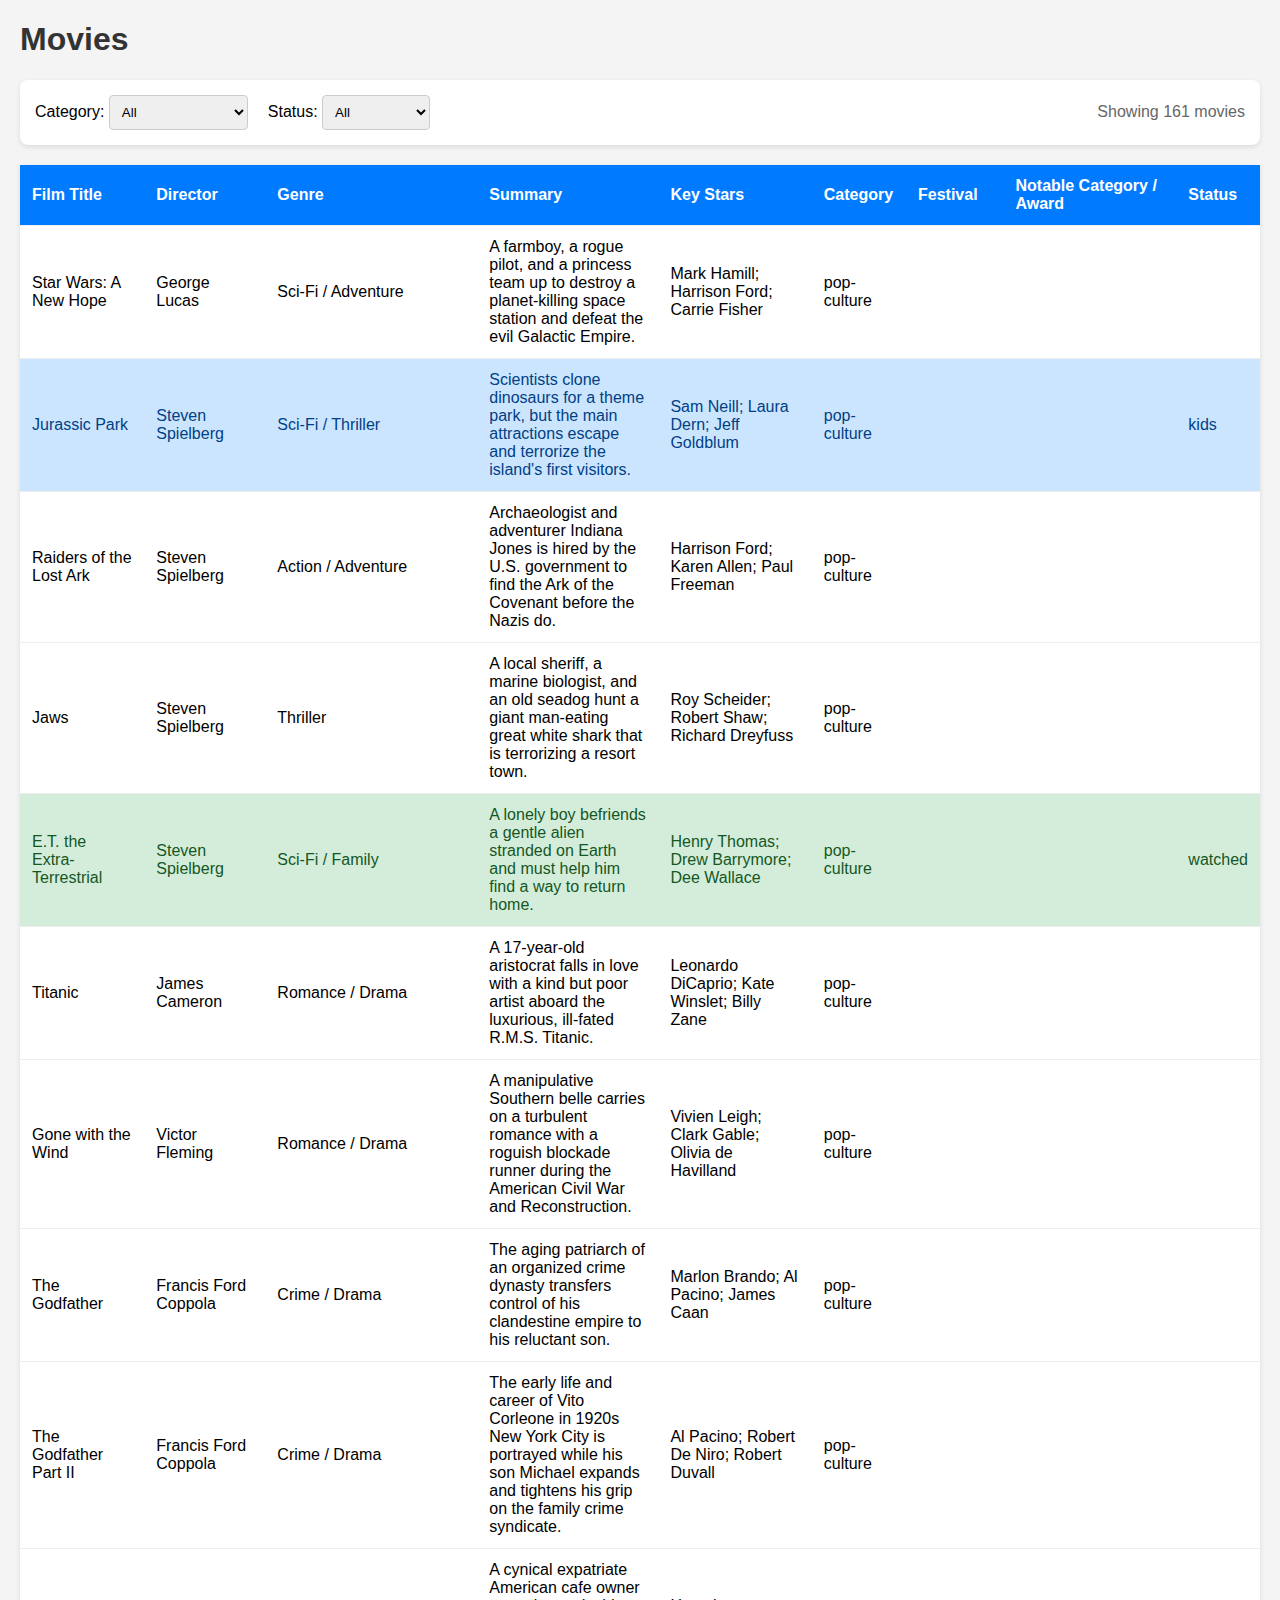
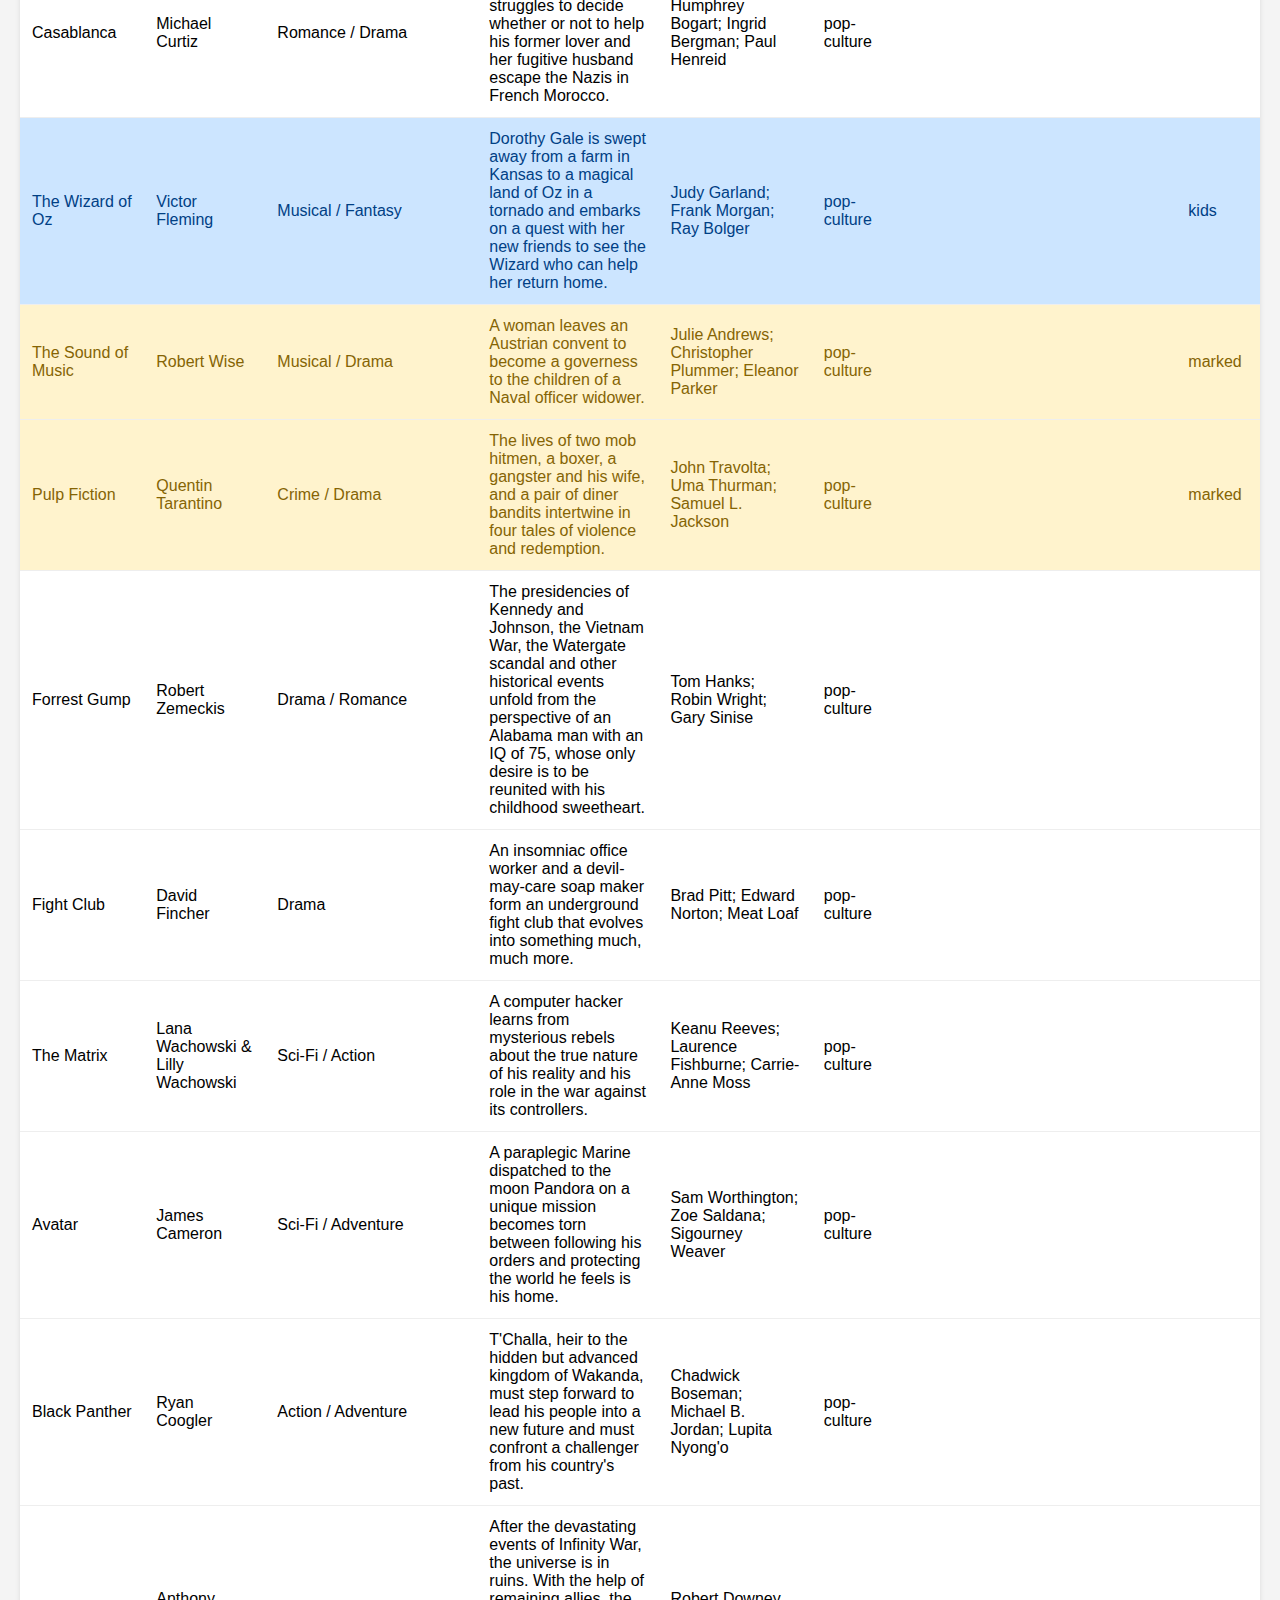
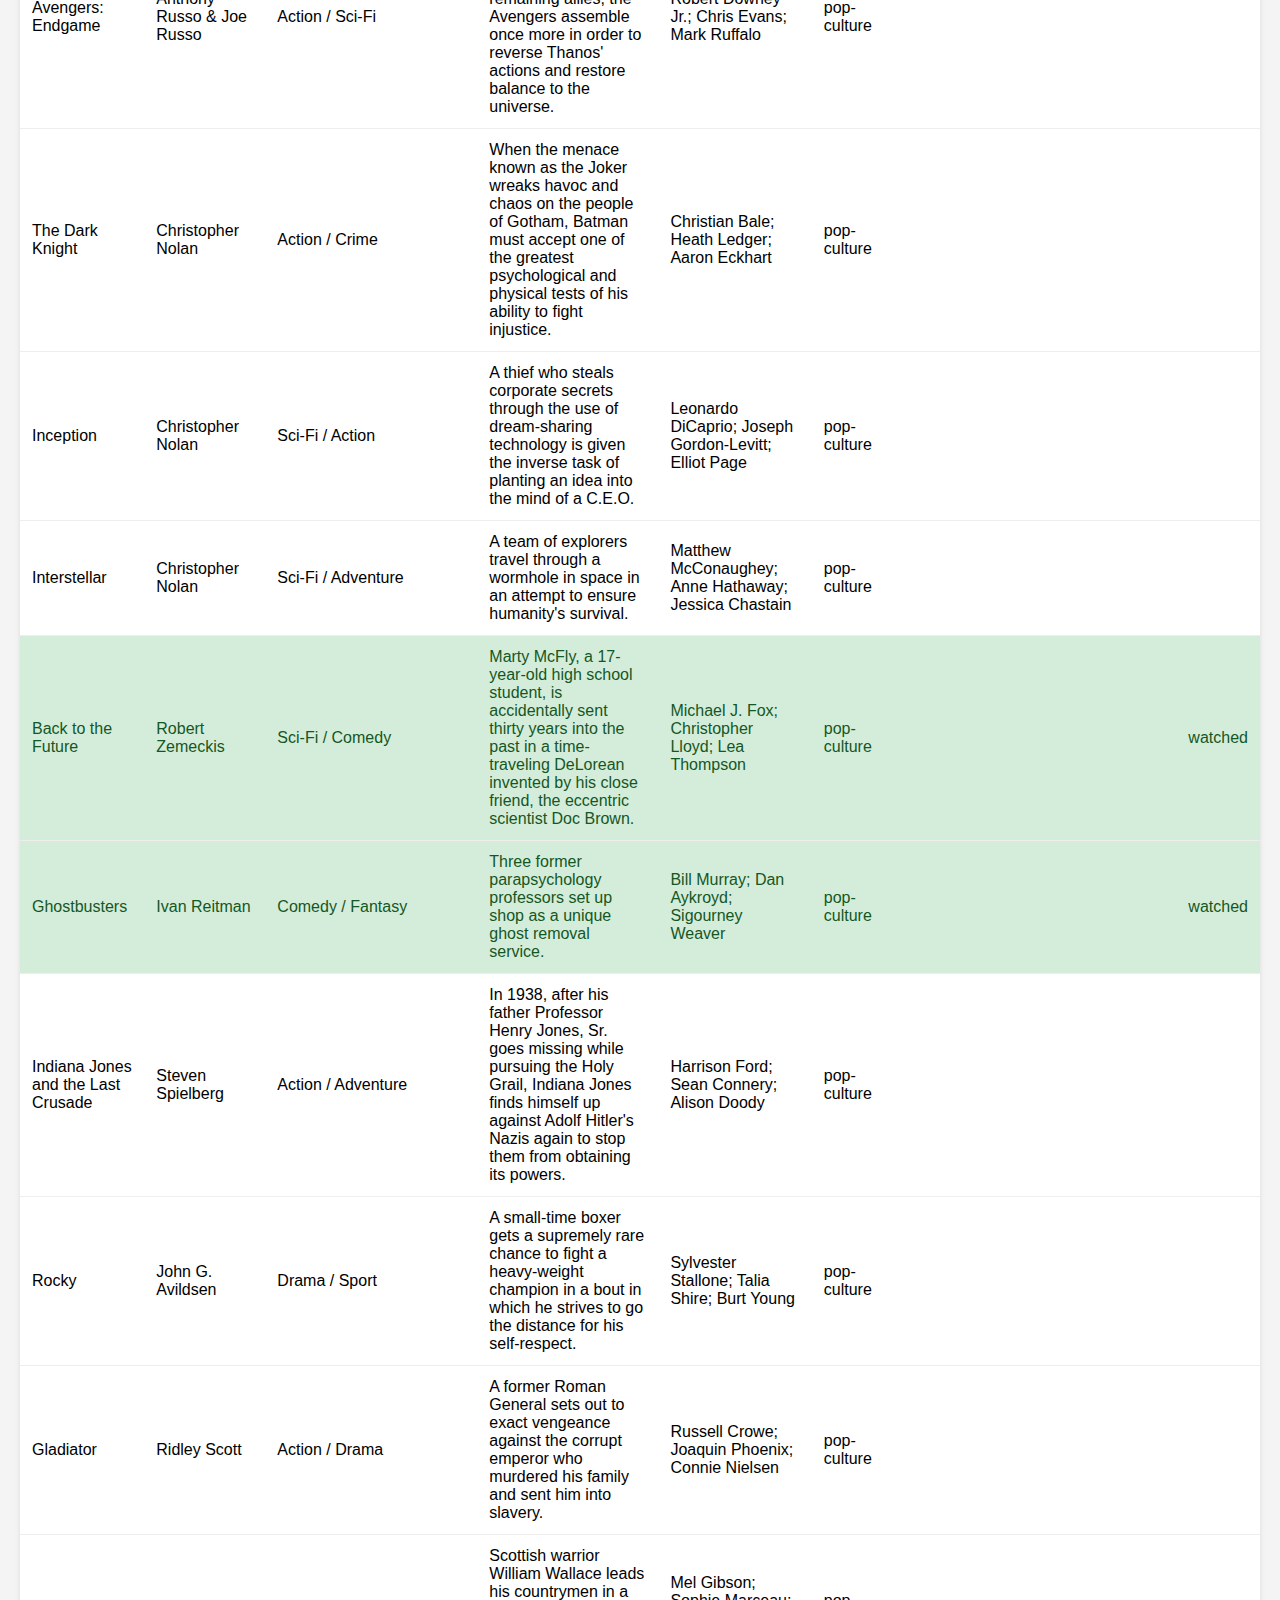
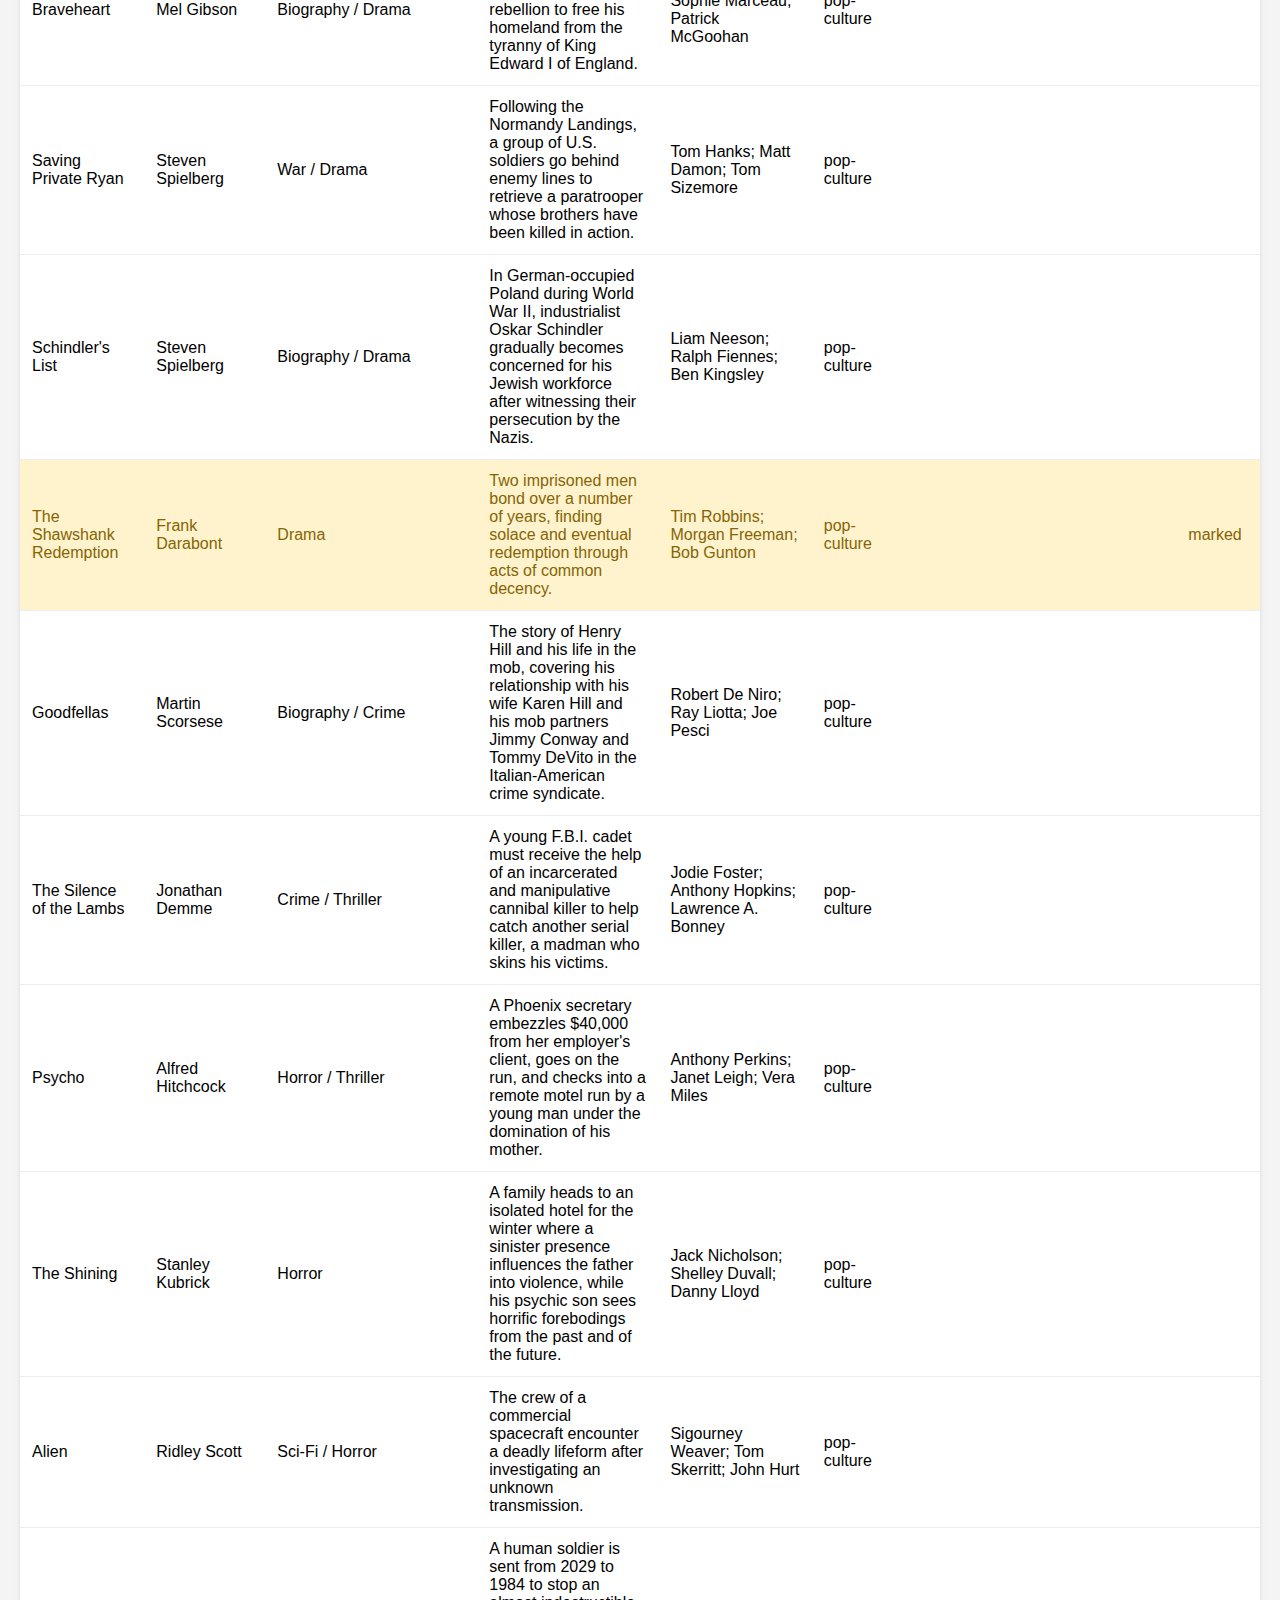
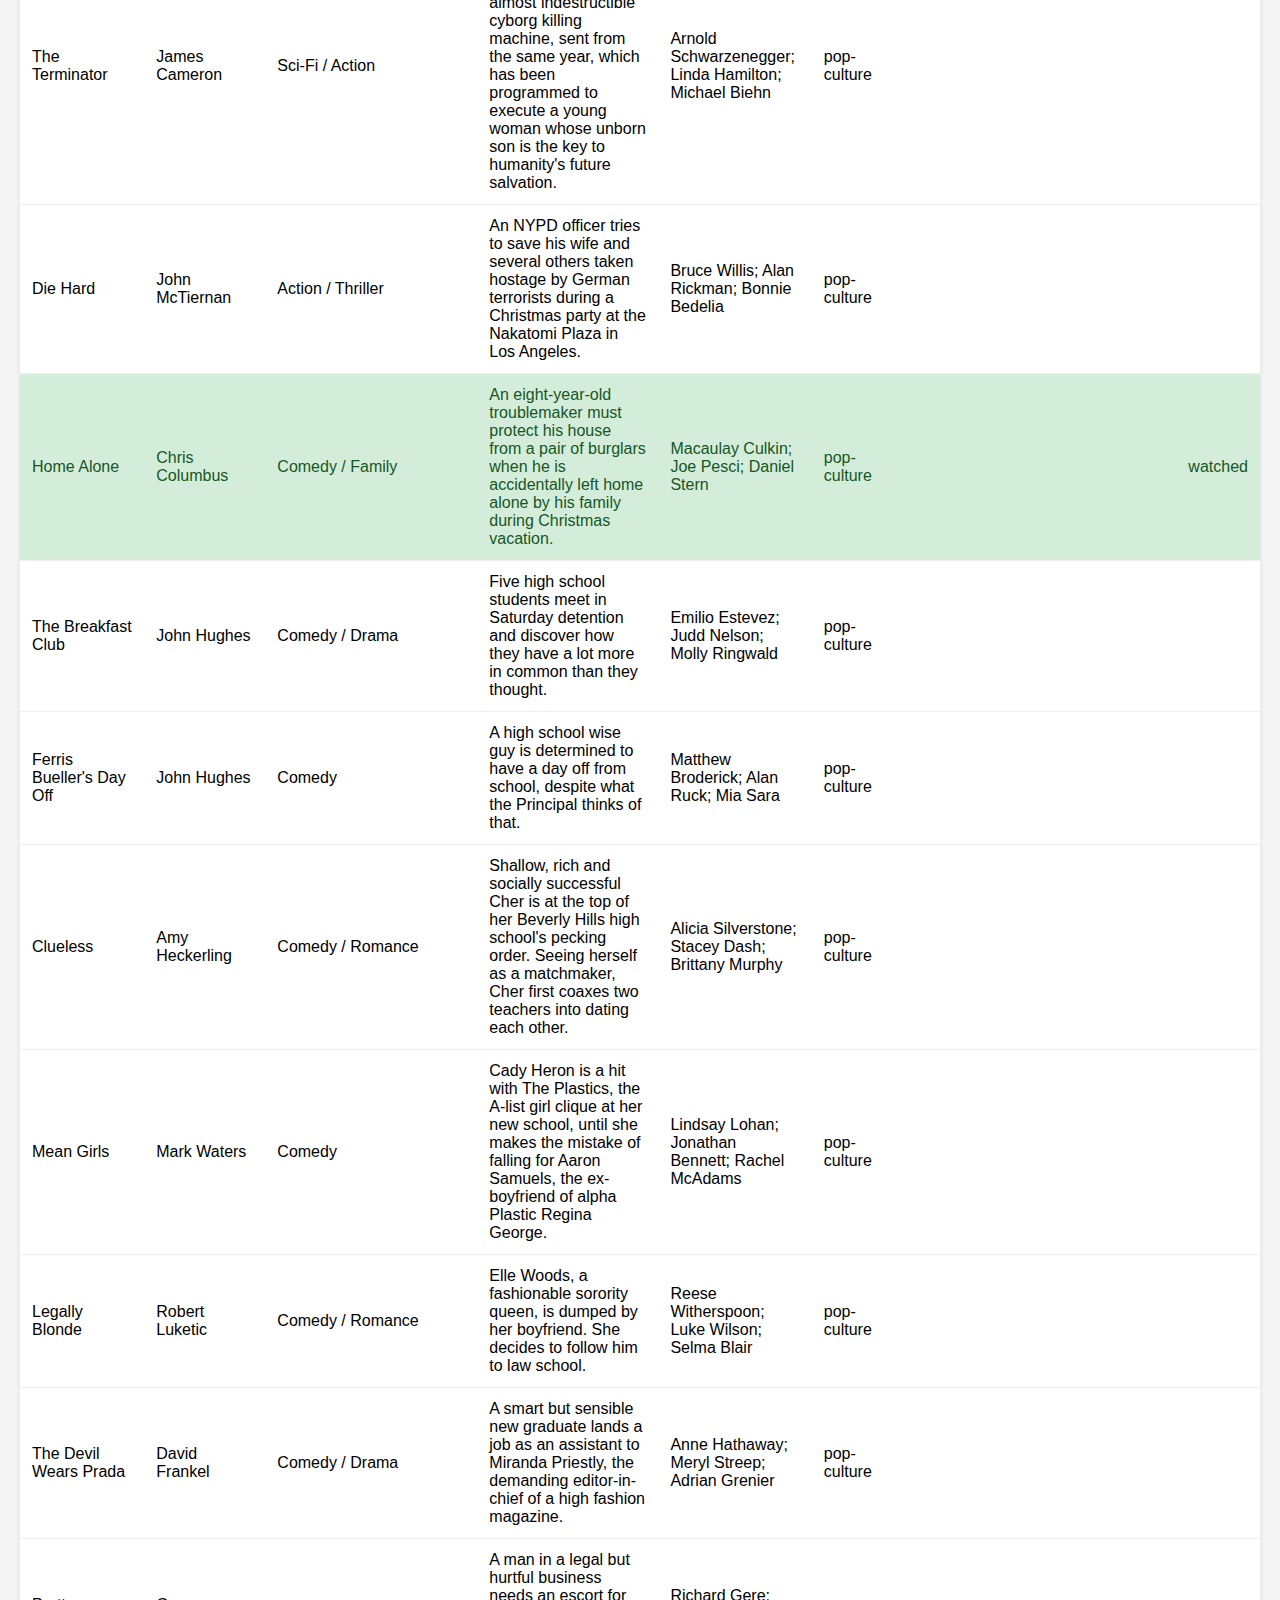
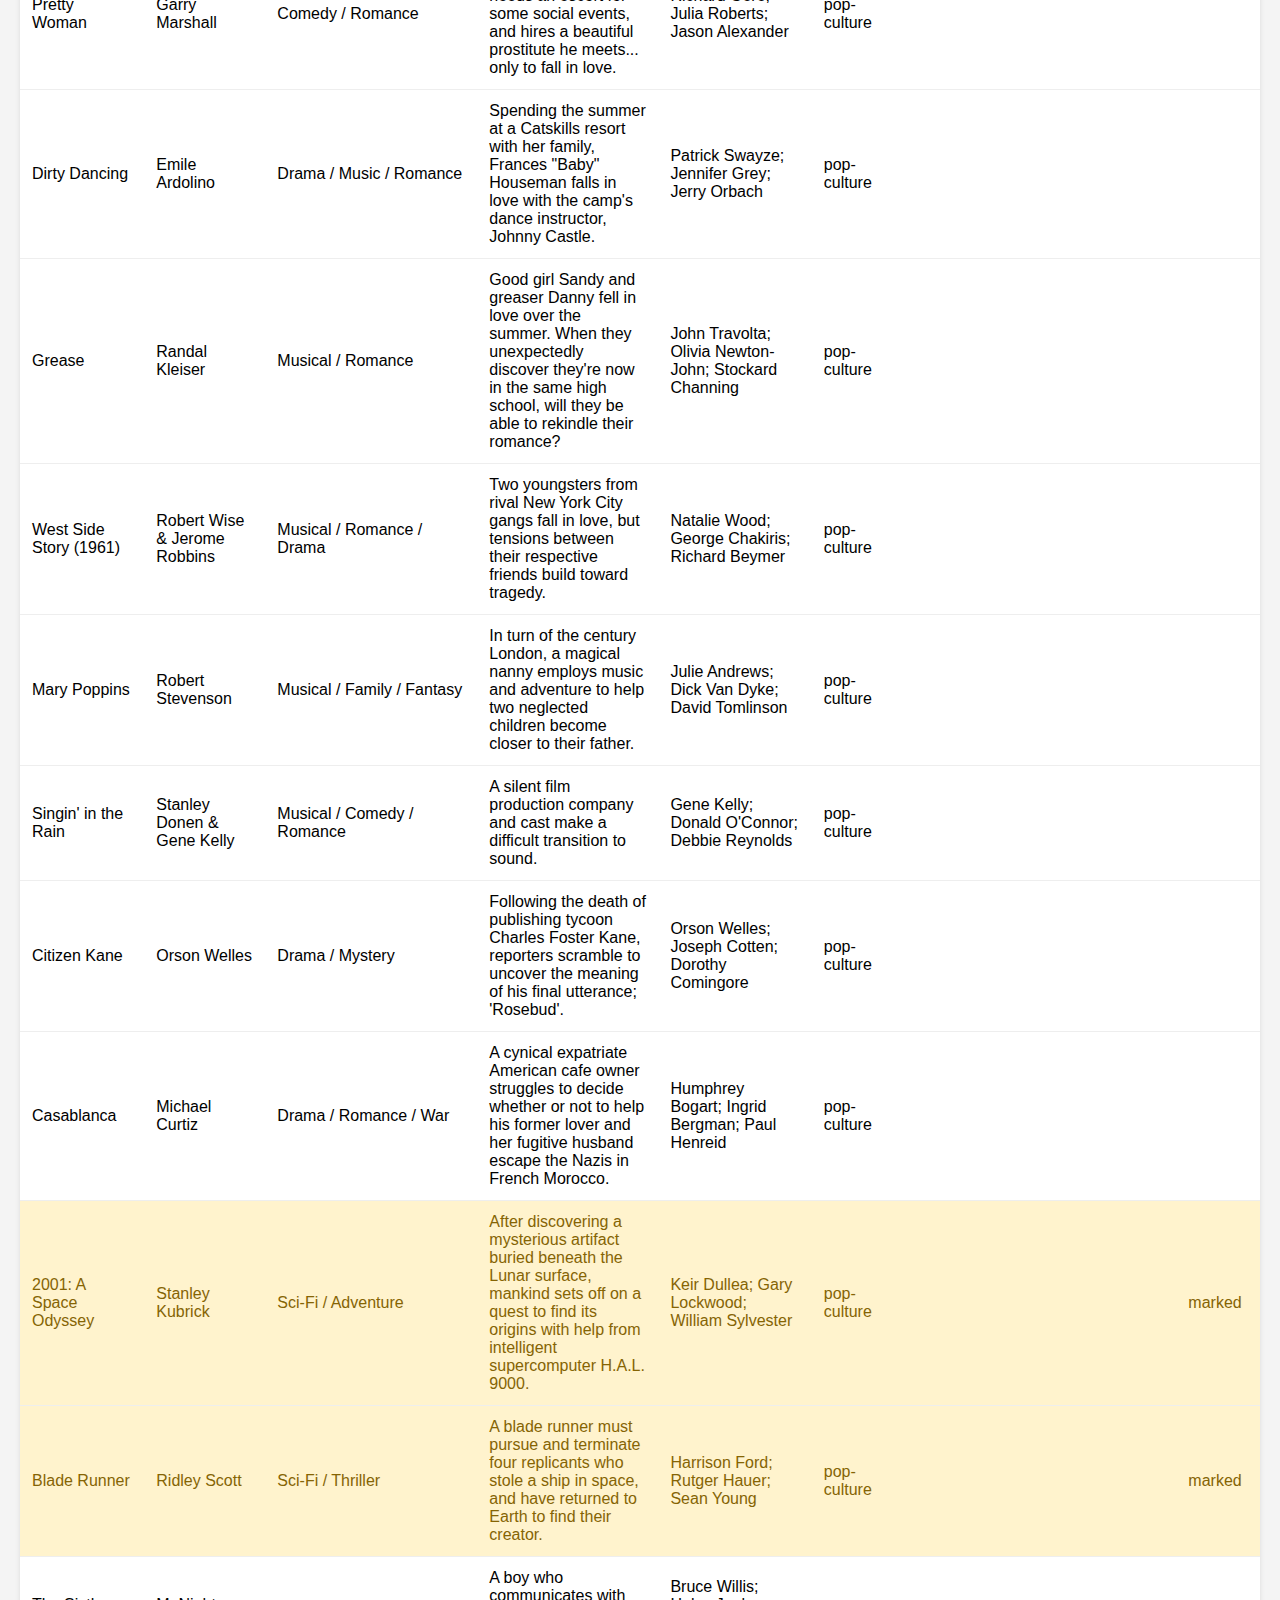
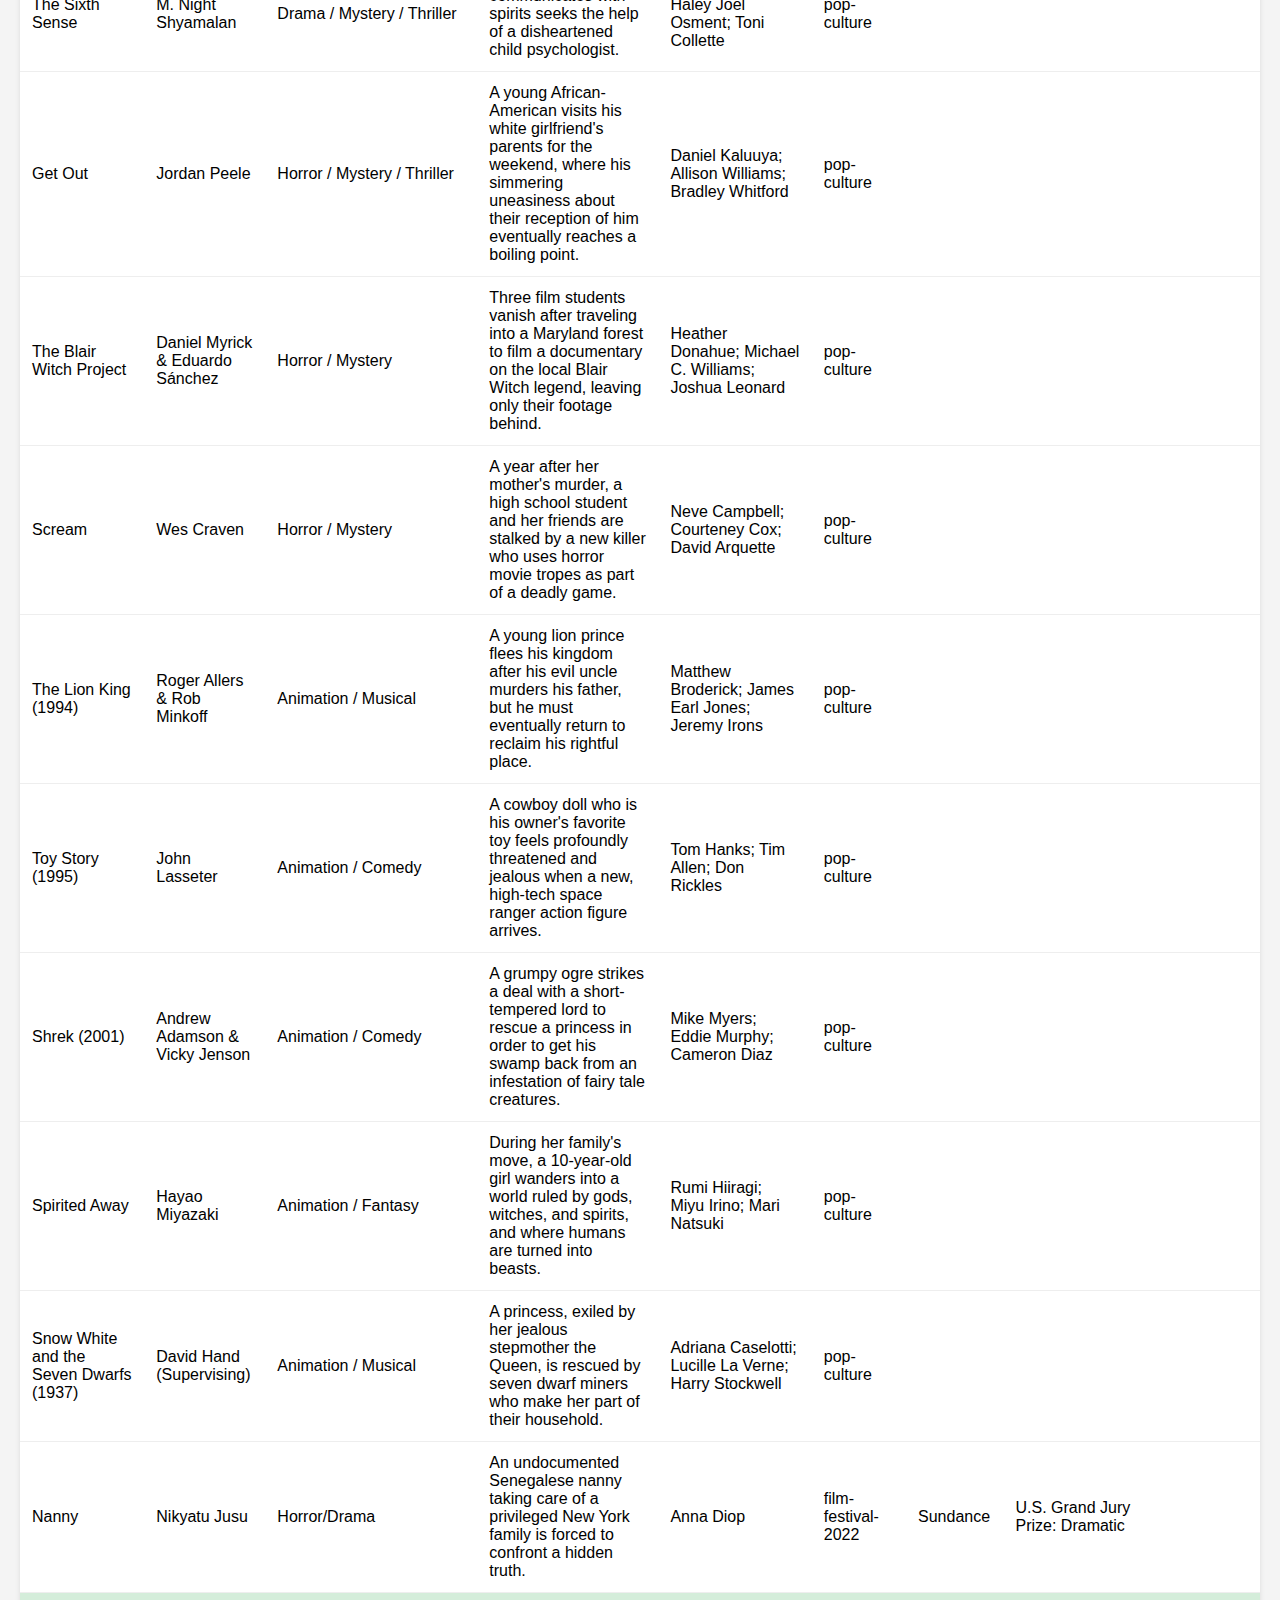
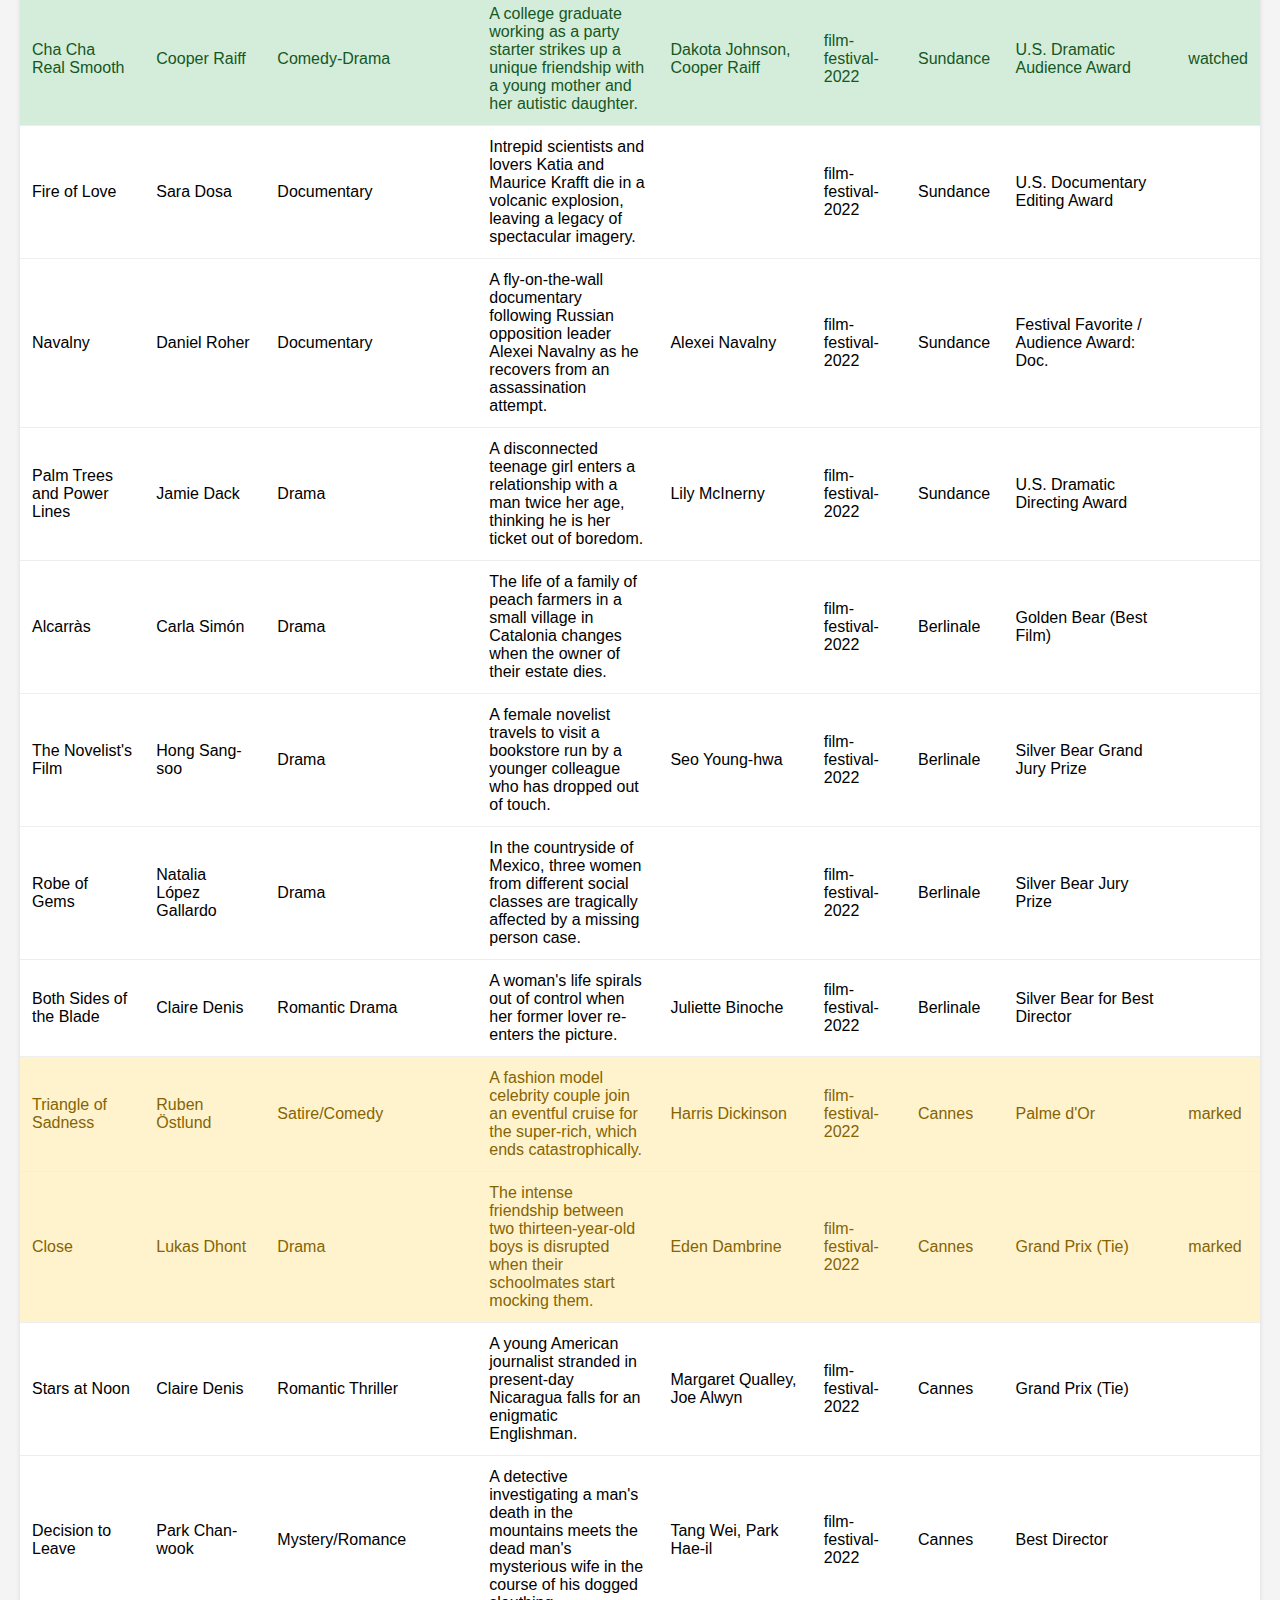
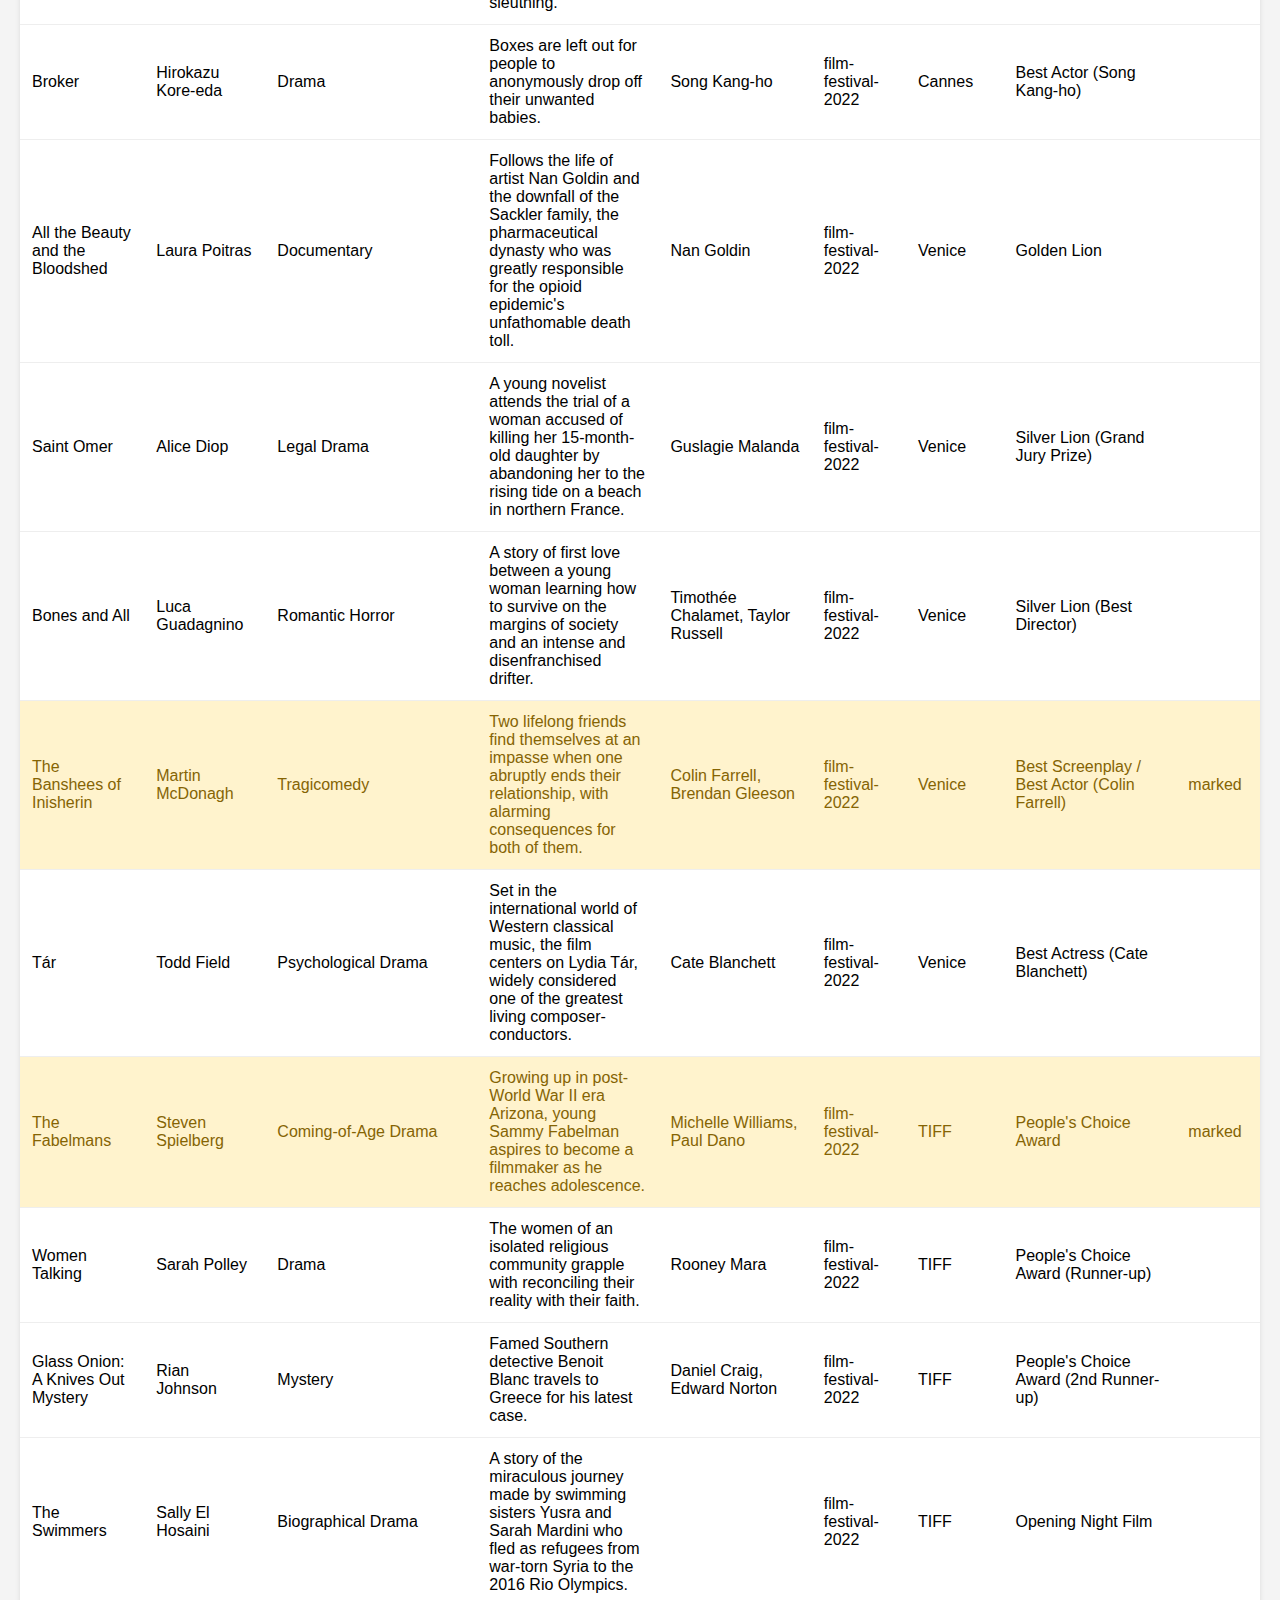
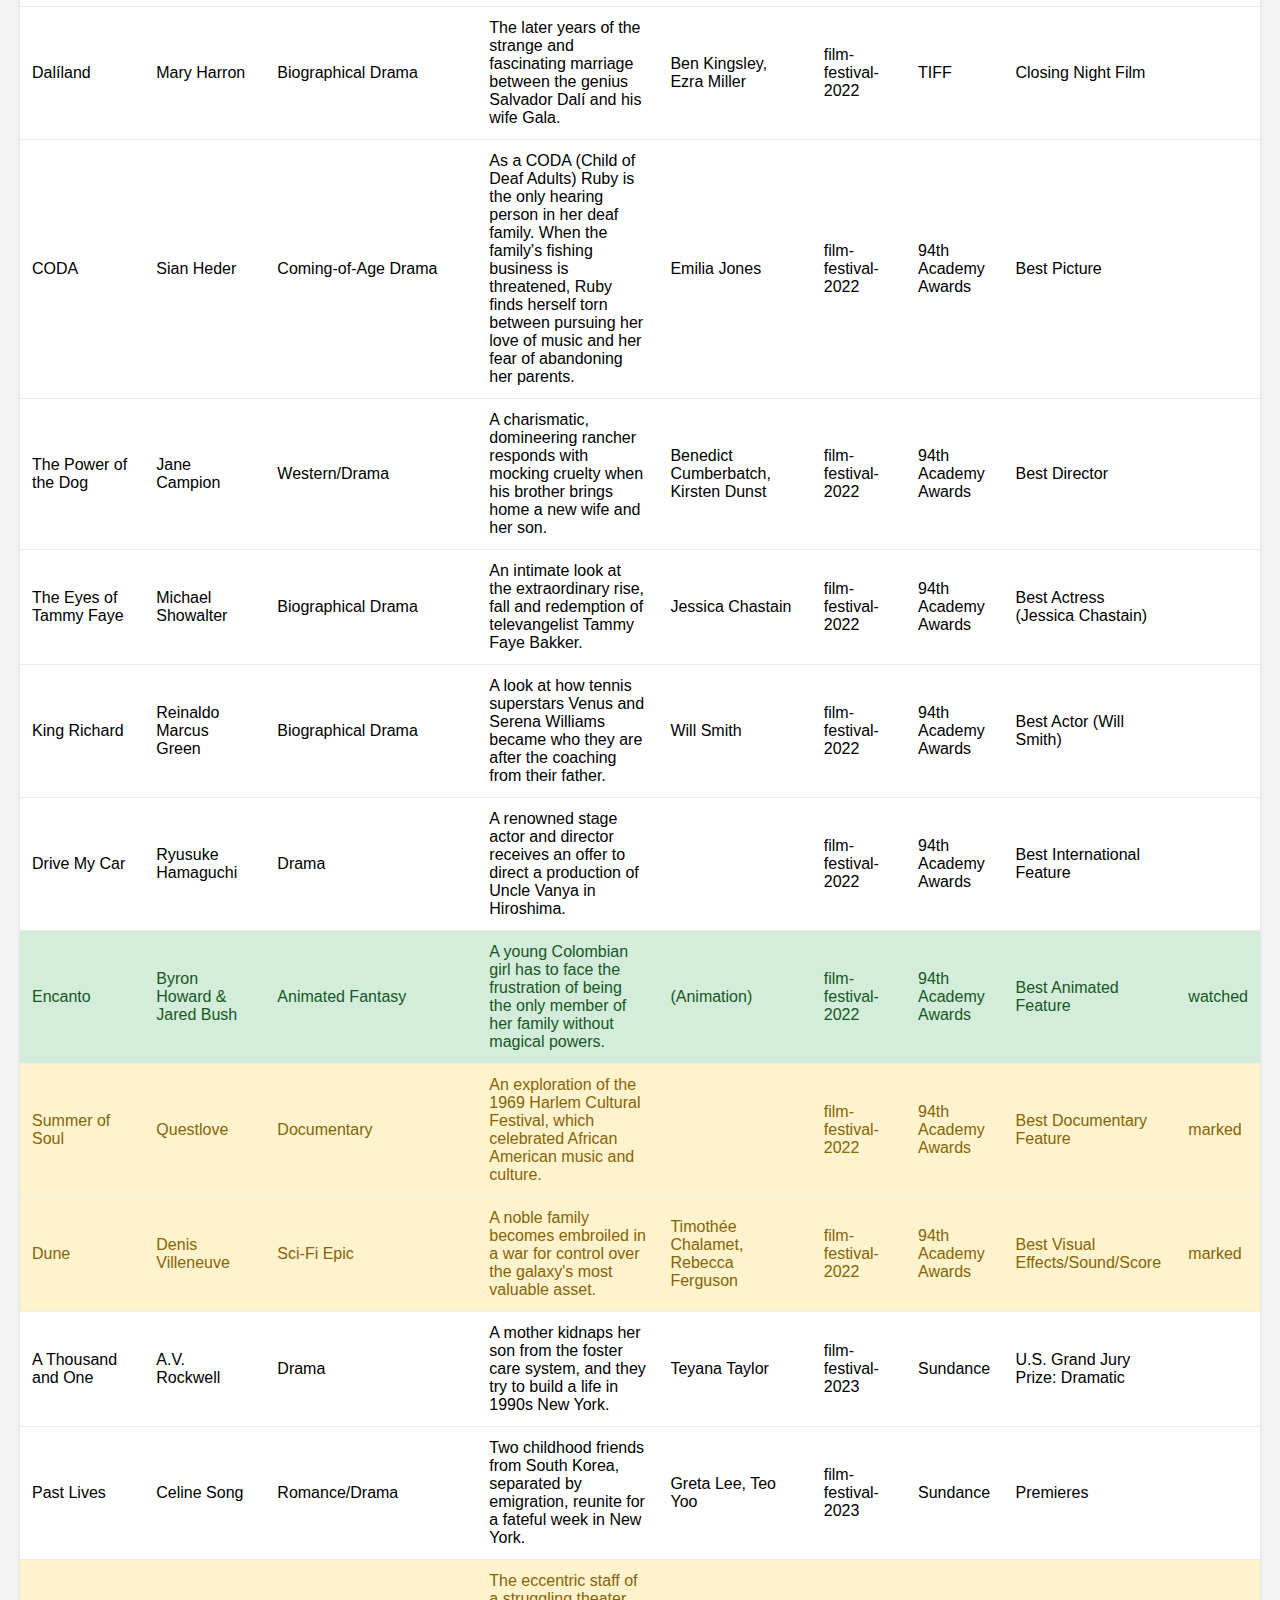
<file: movie_filter.html>
<!DOCTYPE html>
<html lang="en">
<head>
    <meta charset="UTF-8">
    <meta name="viewport" content="width=device-width, initial-scale=1.0">
    <title>Movie List</title>
    <style>
        body { font-family: sans-serif; margin: 20px; background-color: #f4f4f4; }
        h1 { color: #333; }
        
        .controls { 
            background: white; padding: 15px; border-radius: 8px; 
            box-shadow: 0 2px 5px rgba(0,0,0,0.1); margin-bottom: 20px; 
            display: flex; gap: 20px; align-items: center;
        }
        select { padding: 8px; border-radius: 4px; border: 1px solid #ccc; }
        
        table { width: 100%; border-collapse: collapse; background: white; box-shadow: 0 2px 5px rgba(0,0,0,0.1); }
        th, td { padding: 12px; text-align: left; border-bottom: 1px solid #eee; }
        th { background-color: #007bff; color: white; }
        tr:hover { opacity: 0.9; }

        /* Status Color Coding */
        .status-watched { background-color: #d4edda; color: #155724; } /* Green */
        .status-kids { background-color: #cce5ff; color: #004085; }    /* Blue */
        .status-marked { background-color: #fff3cd; color: #856404; }  /* Yellow */
        .status-default { background-color: #ffffff; }
    </style>
</head>
<body>
    <h1>Movies</h1>
    
    <div class="controls">
        <label>Category: 
            <select id="catSelect" onchange="filterData()">
                <option value="All">All</option>
                <option value="film-festival-2022">film-festival-2022</option><option value="film-festival-2023">film-festival-2023</option><option value="film-festival-2024">film-festival-2024</option><option value="pop-culture">pop-culture</option>
            </select>
        </label>
        <label>Status: 
            <select id="statusSelect" onchange="filterData()">
                <option value="All">All</option>
                <option value="">Unspecified</option><option value="kids">kids</option><option value="marked">marked</option><option value="watched">watched</option>
            </select>
        </label>
        <span id="count" style="margin-left: auto; color: #666;"></span>
    </div>

    <table id="movieTable">
        <thead>
            <tr><th>Film Title</th><th>Director</th><th>Genre</th><th>Summary</th><th>Key Stars</th><th>Category</th><th>Festival</th><th>Notable Category / Award</th><th>Status</th></tr>
        </thead>
        <tbody></tbody>
    </table>

    <script>
        const movies = [{"Film Title": "Star Wars: A New Hope", "Director": "George Lucas", "Genre": "Sci-Fi / Adventure", "Summary": "A farmboy, a rogue pilot, and a princess team up to destroy a planet-killing space station and defeat the evil Galactic Empire.", "Key Stars": "Mark Hamill; Harrison Ford; Carrie Fisher", "Category": "pop-culture", "Festival": "", "Notable Category / Award": "", "Status": ""}, {"Film Title": "Jurassic Park", "Director": "Steven Spielberg", "Genre": "Sci-Fi / Thriller", "Summary": "Scientists clone dinosaurs for a theme park, but the main attractions escape and terrorize the island's first visitors.", "Key Stars": "Sam Neill; Laura Dern; Jeff Goldblum", "Category": "pop-culture", "Festival": "", "Notable Category / Award": "", "Status": "kids"}, {"Film Title": "Raiders of the Lost Ark", "Director": "Steven Spielberg", "Genre": "Action / Adventure", "Summary": "Archaeologist and adventurer Indiana Jones is hired by the U.S. government to find the Ark of the Covenant before the Nazis do.", "Key Stars": "Harrison Ford; Karen Allen; Paul Freeman", "Category": "pop-culture", "Festival": "", "Notable Category / Award": "", "Status": ""}, {"Film Title": "Jaws", "Director": "Steven Spielberg", "Genre": "Thriller", "Summary": "A local sheriff, a marine biologist, and an old seadog hunt a giant man-eating great white shark that is terrorizing a resort town.", "Key Stars": "Roy Scheider; Robert Shaw; Richard Dreyfuss", "Category": "pop-culture", "Festival": "", "Notable Category / Award": "", "Status": ""}, {"Film Title": "E.T. the Extra-Terrestrial", "Director": "Steven Spielberg", "Genre": "Sci-Fi / Family", "Summary": "A lonely boy befriends a gentle alien stranded on Earth and must help him find a way to return home.", "Key Stars": "Henry Thomas; Drew Barrymore; Dee Wallace", "Category": "pop-culture", "Festival": "", "Notable Category / Award": "", "Status": "watched"}, {"Film Title": "Titanic", "Director": "James Cameron", "Genre": "Romance / Drama", "Summary": "A 17-year-old aristocrat falls in love with a kind but poor artist aboard the luxurious, ill-fated R.M.S. Titanic.", "Key Stars": "Leonardo DiCaprio; Kate Winslet; Billy Zane", "Category": "pop-culture", "Festival": "", "Notable Category / Award": "", "Status": ""}, {"Film Title": "Gone with the Wind", "Director": "Victor Fleming", "Genre": "Romance / Drama", "Summary": "A manipulative Southern belle carries on a turbulent romance with a roguish blockade runner during the American Civil War and Reconstruction.", "Key Stars": "Vivien Leigh; Clark Gable; Olivia de Havilland", "Category": "pop-culture", "Festival": "", "Notable Category / Award": "", "Status": ""}, {"Film Title": "The Godfather", "Director": "Francis Ford Coppola", "Genre": "Crime / Drama", "Summary": "The aging patriarch of an organized crime dynasty transfers control of his clandestine empire to his reluctant son.", "Key Stars": "Marlon Brando; Al Pacino; James Caan", "Category": "pop-culture", "Festival": "", "Notable Category / Award": "", "Status": ""}, {"Film Title": "The Godfather Part II", "Director": "Francis Ford Coppola", "Genre": "Crime / Drama", "Summary": "The early life and career of Vito Corleone in 1920s New York City is portrayed while his son Michael expands and tightens his grip on the family crime syndicate.", "Key Stars": "Al Pacino; Robert De Niro; Robert Duvall", "Category": "pop-culture", "Festival": "", "Notable Category / Award": "", "Status": ""}, {"Film Title": "Casablanca", "Director": "Michael Curtiz", "Genre": "Romance / Drama", "Summary": "A cynical expatriate American cafe owner struggles to decide whether or not to help his former lover and her fugitive husband escape the Nazis in French Morocco.", "Key Stars": "Humphrey Bogart; Ingrid Bergman; Paul Henreid", "Category": "pop-culture", "Festival": "", "Notable Category / Award": "", "Status": ""}, {"Film Title": "The Wizard of Oz", "Director": "Victor Fleming", "Genre": "Musical / Fantasy", "Summary": "Dorothy Gale is swept away from a farm in Kansas to a magical land of Oz in a tornado and embarks on a quest with her new friends to see the Wizard who can help her return home.", "Key Stars": "Judy Garland; Frank Morgan; Ray Bolger", "Category": "pop-culture", "Festival": "", "Notable Category / Award": "", "Status": "kids"}, {"Film Title": "The Sound of Music", "Director": "Robert Wise", "Genre": "Musical / Drama", "Summary": "A woman leaves an Austrian convent to become a governess to the children of a Naval officer widower.", "Key Stars": "Julie Andrews; Christopher Plummer; Eleanor Parker", "Category": "pop-culture", "Festival": "", "Notable Category / Award": "", "Status": "marked"}, {"Film Title": "Pulp Fiction", "Director": "Quentin Tarantino", "Genre": "Crime / Drama", "Summary": "The lives of two mob hitmen, a boxer, a gangster and his wife, and a pair of diner bandits intertwine in four tales of violence and redemption.", "Key Stars": "John Travolta; Uma Thurman; Samuel L. Jackson", "Category": "pop-culture", "Festival": "", "Notable Category / Award": "", "Status": "marked"}, {"Film Title": "Forrest Gump", "Director": "Robert Zemeckis", "Genre": "Drama / Romance", "Summary": "The presidencies of Kennedy and Johnson, the Vietnam War, the Watergate scandal and other historical events unfold from the perspective of an Alabama man with an IQ of 75, whose only desire is to be reunited with his childhood sweetheart.", "Key Stars": "Tom Hanks; Robin Wright; Gary Sinise", "Category": "pop-culture", "Festival": "", "Notable Category / Award": "", "Status": ""}, {"Film Title": "Fight Club", "Director": "David Fincher", "Genre": "Drama", "Summary": "An insomniac office worker and a devil-may-care soap maker form an underground fight club that evolves into something much, much more.", "Key Stars": "Brad Pitt; Edward Norton; Meat Loaf", "Category": "pop-culture", "Festival": "", "Notable Category / Award": "", "Status": ""}, {"Film Title": "The Matrix", "Director": "Lana Wachowski & Lilly Wachowski", "Genre": "Sci-Fi / Action", "Summary": "A computer hacker learns from mysterious rebels about the true nature of his reality and his role in the war against its controllers.", "Key Stars": "Keanu Reeves; Laurence Fishburne; Carrie-Anne Moss", "Category": "pop-culture", "Festival": "", "Notable Category / Award": "", "Status": ""}, {"Film Title": "Avatar", "Director": "James Cameron", "Genre": "Sci-Fi / Adventure", "Summary": "A paraplegic Marine dispatched to the moon Pandora on a unique mission becomes torn between following his orders and protecting the world he feels is his home.", "Key Stars": "Sam Worthington; Zoe Saldana; Sigourney Weaver", "Category": "pop-culture", "Festival": "", "Notable Category / Award": "", "Status": ""}, {"Film Title": "Black Panther", "Director": "Ryan Coogler", "Genre": "Action / Adventure", "Summary": "T'Challa, heir to the hidden but advanced kingdom of Wakanda, must step forward to lead his people into a new future and must confront a challenger from his country's past.", "Key Stars": "Chadwick Boseman; Michael B. Jordan; Lupita Nyong'o", "Category": "pop-culture", "Festival": "", "Notable Category / Award": "", "Status": ""}, {"Film Title": "Avengers: Endgame", "Director": "Anthony Russo & Joe Russo", "Genre": "Action / Sci-Fi", "Summary": "After the devastating events of Infinity War, the universe is in ruins. With the help of remaining allies, the Avengers assemble once more in order to reverse Thanos' actions and restore balance to the universe.", "Key Stars": "Robert Downey Jr.; Chris Evans; Mark Ruffalo", "Category": "pop-culture", "Festival": "", "Notable Category / Award": "", "Status": ""}, {"Film Title": "The Dark Knight", "Director": "Christopher Nolan", "Genre": "Action / Crime", "Summary": "When the menace known as the Joker wreaks havoc and chaos on the people of Gotham, Batman must accept one of the greatest psychological and physical tests of his ability to fight injustice.", "Key Stars": "Christian Bale; Heath Ledger; Aaron Eckhart", "Category": "pop-culture", "Festival": "", "Notable Category / Award": "", "Status": ""}, {"Film Title": "Inception", "Director": "Christopher Nolan", "Genre": "Sci-Fi / Action", "Summary": "A thief who steals corporate secrets through the use of dream-sharing technology is given the inverse task of planting an idea into the mind of a C.E.O.", "Key Stars": "Leonardo DiCaprio; Joseph Gordon-Levitt; Elliot Page", "Category": "pop-culture", "Festival": "", "Notable Category / Award": "", "Status": ""}, {"Film Title": "Interstellar", "Director": "Christopher Nolan", "Genre": "Sci-Fi / Adventure", "Summary": "A team of explorers travel through a wormhole in space in an attempt to ensure humanity's survival.", "Key Stars": "Matthew McConaughey; Anne Hathaway; Jessica Chastain", "Category": "pop-culture", "Festival": "", "Notable Category / Award": "", "Status": ""}, {"Film Title": "Back to the Future", "Director": "Robert Zemeckis", "Genre": "Sci-Fi / Comedy", "Summary": "Marty McFly, a 17-year-old high school student, is accidentally sent thirty years into the past in a time-traveling DeLorean invented by his close friend, the eccentric scientist Doc Brown.", "Key Stars": "Michael J. Fox; Christopher Lloyd; Lea Thompson", "Category": "pop-culture", "Festival": "", "Notable Category / Award": "", "Status": "watched"}, {"Film Title": "Ghostbusters", "Director": "Ivan Reitman", "Genre": "Comedy / Fantasy", "Summary": "Three former parapsychology professors set up shop as a unique ghost removal service.", "Key Stars": "Bill Murray; Dan Aykroyd; Sigourney Weaver", "Category": "pop-culture", "Festival": "", "Notable Category / Award": "", "Status": "watched"}, {"Film Title": "Indiana Jones and the Last Crusade", "Director": "Steven Spielberg", "Genre": "Action / Adventure", "Summary": "In 1938, after his father Professor Henry Jones, Sr. goes missing while pursuing the Holy Grail, Indiana Jones finds himself up against Adolf Hitler's Nazis again to stop them from obtaining its powers.", "Key Stars": "Harrison Ford; Sean Connery; Alison Doody", "Category": "pop-culture", "Festival": "", "Notable Category / Award": "", "Status": ""}, {"Film Title": "Rocky", "Director": "John G. Avildsen", "Genre": "Drama / Sport", "Summary": "A small-time boxer gets a supremely rare chance to fight a heavy-weight champion in a bout in which he strives to go the distance for his self-respect.", "Key Stars": "Sylvester Stallone; Talia Shire; Burt Young", "Category": "pop-culture", "Festival": "", "Notable Category / Award": "", "Status": ""}, {"Film Title": "Gladiator", "Director": "Ridley Scott", "Genre": "Action / Drama", "Summary": "A former Roman General sets out to exact vengeance against the corrupt emperor who murdered his family and sent him into slavery.", "Key Stars": "Russell Crowe; Joaquin Phoenix; Connie Nielsen", "Category": "pop-culture", "Festival": "", "Notable Category / Award": "", "Status": ""}, {"Film Title": "Braveheart", "Director": "Mel Gibson", "Genre": "Biography / Drama", "Summary": "Scottish warrior William Wallace leads his countrymen in a rebellion to free his homeland from the tyranny of King Edward I of England.", "Key Stars": "Mel Gibson; Sophie Marceau; Patrick McGoohan", "Category": "pop-culture", "Festival": "", "Notable Category / Award": "", "Status": ""}, {"Film Title": "Saving Private Ryan", "Director": "Steven Spielberg", "Genre": "War / Drama", "Summary": "Following the Normandy Landings, a group of U.S. soldiers go behind enemy lines to retrieve a paratrooper whose brothers have been killed in action.", "Key Stars": "Tom Hanks; Matt Damon; Tom Sizemore", "Category": "pop-culture", "Festival": "", "Notable Category / Award": "", "Status": ""}, {"Film Title": "Schindler's List", "Director": "Steven Spielberg", "Genre": "Biography / Drama", "Summary": "In German-occupied Poland during World War II, industrialist Oskar Schindler gradually becomes concerned for his Jewish workforce after witnessing their persecution by the Nazis.", "Key Stars": "Liam Neeson; Ralph Fiennes; Ben Kingsley", "Category": "pop-culture", "Festival": "", "Notable Category / Award": "", "Status": ""}, {"Film Title": "The Shawshank Redemption", "Director": "Frank Darabont", "Genre": "Drama", "Summary": "Two imprisoned men bond over a number of years, finding solace and eventual redemption through acts of common decency.", "Key Stars": "Tim Robbins; Morgan Freeman; Bob Gunton", "Category": "pop-culture", "Festival": "", "Notable Category / Award": "", "Status": "marked"}, {"Film Title": "Goodfellas", "Director": "Martin Scorsese", "Genre": "Biography / Crime", "Summary": "The story of Henry Hill and his life in the mob, covering his relationship with his wife Karen Hill and his mob partners Jimmy Conway and Tommy DeVito in the Italian-American crime syndicate.", "Key Stars": "Robert De Niro; Ray Liotta; Joe Pesci", "Category": "pop-culture", "Festival": "", "Notable Category / Award": "", "Status": ""}, {"Film Title": "The Silence of the Lambs", "Director": "Jonathan Demme", "Genre": "Crime / Thriller", "Summary": "A young F.B.I. cadet must receive the help of an incarcerated and manipulative cannibal killer to help catch another serial killer, a madman who skins his victims.", "Key Stars": "Jodie Foster; Anthony Hopkins; Lawrence A. Bonney", "Category": "pop-culture", "Festival": "", "Notable Category / Award": "", "Status": ""}, {"Film Title": "Psycho", "Director": "Alfred Hitchcock", "Genre": "Horror / Thriller", "Summary": "A Phoenix secretary embezzles $40,000 from her employer's client, goes on the run, and checks into a remote motel run by a young man under the domination of his mother.", "Key Stars": "Anthony Perkins; Janet Leigh; Vera Miles", "Category": "pop-culture", "Festival": "", "Notable Category / Award": "", "Status": ""}, {"Film Title": "The Shining", "Director": "Stanley Kubrick", "Genre": "Horror", "Summary": "A family heads to an isolated hotel for the winter where a sinister presence influences the father into violence, while his psychic son sees horrific forebodings from the past and of the future.", "Key Stars": "Jack Nicholson; Shelley Duvall; Danny Lloyd", "Category": "pop-culture", "Festival": "", "Notable Category / Award": "", "Status": ""}, {"Film Title": "Alien", "Director": "Ridley Scott", "Genre": "Sci-Fi / Horror", "Summary": "The crew of a commercial spacecraft encounter a deadly lifeform after investigating an unknown transmission.", "Key Stars": "Sigourney Weaver; Tom Skerritt; John Hurt", "Category": "pop-culture", "Festival": "", "Notable Category / Award": "", "Status": ""}, {"Film Title": "The Terminator", "Director": "James Cameron", "Genre": "Sci-Fi / Action", "Summary": "A human soldier is sent from 2029 to 1984 to stop an almost indestructible cyborg killing machine, sent from the same year, which has been programmed to execute a young woman whose unborn son is the key to humanity's future salvation.", "Key Stars": "Arnold Schwarzenegger; Linda Hamilton; Michael Biehn", "Category": "pop-culture", "Festival": "", "Notable Category / Award": "", "Status": ""}, {"Film Title": "Die Hard", "Director": "John McTiernan", "Genre": "Action / Thriller", "Summary": "An NYPD officer tries to save his wife and several others taken hostage by German terrorists during a Christmas party at the Nakatomi Plaza in Los Angeles.", "Key Stars": "Bruce Willis; Alan Rickman; Bonnie Bedelia", "Category": "pop-culture", "Festival": "", "Notable Category / Award": "", "Status": ""}, {"Film Title": "Home Alone", "Director": "Chris Columbus", "Genre": "Comedy / Family", "Summary": "An eight-year-old troublemaker must protect his house from a pair of burglars when he is accidentally left home alone by his family during Christmas vacation.", "Key Stars": "Macaulay Culkin; Joe Pesci; Daniel Stern", "Category": "pop-culture", "Festival": "", "Notable Category / Award": "", "Status": "watched"}, {"Film Title": "The Breakfast Club", "Director": "John Hughes", "Genre": "Comedy / Drama", "Summary": "Five high school students meet in Saturday detention and discover how they have a lot more in common than they thought.", "Key Stars": "Emilio Estevez; Judd Nelson; Molly Ringwald", "Category": "pop-culture", "Festival": "", "Notable Category / Award": "", "Status": ""}, {"Film Title": "Ferris Bueller's Day Off", "Director": "John Hughes", "Genre": "Comedy", "Summary": "A high school wise guy is determined to have a day off from school, despite what the Principal thinks of that.", "Key Stars": "Matthew Broderick; Alan Ruck; Mia Sara", "Category": "pop-culture", "Festival": "", "Notable Category / Award": "", "Status": ""}, {"Film Title": "Clueless", "Director": "Amy Heckerling", "Genre": "Comedy / Romance", "Summary": "Shallow, rich and socially successful Cher is at the top of her Beverly Hills high school's pecking order. Seeing herself as a matchmaker, Cher first coaxes two teachers into dating each other.", "Key Stars": "Alicia Silverstone; Stacey Dash; Brittany Murphy", "Category": "pop-culture", "Festival": "", "Notable Category / Award": "", "Status": ""}, {"Film Title": "Mean Girls", "Director": "Mark Waters", "Genre": "Comedy", "Summary": "Cady Heron is a hit with The Plastics, the A-list girl clique at her new school, until she makes the mistake of falling for Aaron Samuels, the ex-boyfriend of alpha Plastic Regina George.", "Key Stars": "Lindsay Lohan; Jonathan Bennett; Rachel McAdams", "Category": "pop-culture", "Festival": "", "Notable Category / Award": "", "Status": ""}, {"Film Title": "Legally Blonde", "Director": "Robert Luketic", "Genre": "Comedy / Romance", "Summary": "Elle Woods, a fashionable sorority queen, is dumped by her boyfriend. She decides to follow him to law school.", "Key Stars": "Reese Witherspoon; Luke Wilson; Selma Blair", "Category": "pop-culture", "Festival": "", "Notable Category / Award": "", "Status": ""}, {"Film Title": "The Devil Wears Prada", "Director": "David Frankel", "Genre": "Comedy / Drama", "Summary": "A smart but sensible new graduate lands a job as an assistant to Miranda Priestly, the demanding editor-in-chief of a high fashion magazine.", "Key Stars": "Anne Hathaway; Meryl Streep; Adrian Grenier", "Category": "pop-culture", "Festival": "", "Notable Category / Award": "", "Status": ""}, {"Film Title": "Pretty Woman", "Director": "Garry Marshall", "Genre": "Comedy / Romance", "Summary": "A man in a legal but hurtful business needs an escort for some social events, and hires a beautiful prostitute he meets... only to fall in love.", "Key Stars": "Richard Gere; Julia Roberts; Jason Alexander", "Category": "pop-culture", "Festival": "", "Notable Category / Award": "", "Status": ""}, {"Film Title": "Dirty Dancing", "Director": "Emile Ardolino", "Genre": "Drama / Music / Romance", "Summary": "Spending the summer at a Catskills resort with her family, Frances \"Baby\" Houseman falls in love with the camp's dance instructor, Johnny Castle.", "Key Stars": "Patrick Swayze; Jennifer Grey; Jerry Orbach", "Category": "pop-culture", "Festival": "", "Notable Category / Award": "", "Status": ""}, {"Film Title": "Grease", "Director": "Randal Kleiser", "Genre": "Musical / Romance", "Summary": "Good girl Sandy and greaser Danny fell in love over the summer. When they unexpectedly discover they're now in the same high school, will they be able to rekindle their romance?", "Key Stars": "John Travolta; Olivia Newton-John; Stockard Channing", "Category": "pop-culture", "Festival": "", "Notable Category / Award": "", "Status": ""}, {"Film Title": "West Side Story (1961)", "Director": "Robert Wise & Jerome Robbins", "Genre": "Musical / Romance / Drama", "Summary": "Two youngsters from rival New York City gangs fall in love, but tensions between their respective friends build toward tragedy.", "Key Stars": "Natalie Wood; George Chakiris; Richard Beymer", "Category": "pop-culture", "Festival": "", "Notable Category / Award": "", "Status": ""}, {"Film Title": "Mary Poppins", "Director": "Robert Stevenson", "Genre": "Musical / Family / Fantasy", "Summary": "In turn of the century London, a magical nanny employs music and adventure to help two neglected children become closer to their father.", "Key Stars": "Julie Andrews; Dick Van Dyke; David Tomlinson", "Category": "pop-culture", "Festival": "", "Notable Category / Award": "", "Status": ""}, {"Film Title": "Singin' in the Rain", "Director": "Stanley Donen & Gene Kelly", "Genre": "Musical / Comedy / Romance", "Summary": "A silent film production company and cast make a difficult transition to sound.", "Key Stars": "Gene Kelly; Donald O'Connor; Debbie Reynolds", "Category": "pop-culture", "Festival": "", "Notable Category / Award": "", "Status": ""}, {"Film Title": "Citizen Kane", "Director": "Orson Welles", "Genre": "Drama / Mystery", "Summary": "Following the death of publishing tycoon Charles Foster Kane, reporters scramble to uncover the meaning of his final utterance; 'Rosebud'.", "Key Stars": "Orson Welles; Joseph Cotten; Dorothy Comingore", "Category": "pop-culture", "Festival": "", "Notable Category / Award": "", "Status": ""}, {"Film Title": "Casablanca", "Director": "Michael Curtiz", "Genre": "Drama / Romance / War", "Summary": "A cynical expatriate American cafe owner struggles to decide whether or not to help his former lover and her fugitive husband escape the Nazis in French Morocco.", "Key Stars": "Humphrey Bogart; Ingrid Bergman; Paul Henreid", "Category": "pop-culture", "Festival": "", "Notable Category / Award": "", "Status": ""}, {"Film Title": "2001: A Space Odyssey", "Director": "Stanley Kubrick", "Genre": "Sci-Fi / Adventure", "Summary": "After discovering a mysterious artifact buried beneath the Lunar surface, mankind sets off on a quest to find its origins with help from intelligent supercomputer H.A.L. 9000.", "Key Stars": "Keir Dullea; Gary Lockwood; William Sylvester", "Category": "pop-culture", "Festival": "", "Notable Category / Award": "", "Status": "marked"}, {"Film Title": "Blade Runner", "Director": "Ridley Scott", "Genre": "Sci-Fi / Thriller", "Summary": "A blade runner must pursue and terminate four replicants who stole a ship in space, and have returned to Earth to find their creator.", "Key Stars": "Harrison Ford; Rutger Hauer; Sean Young", "Category": "pop-culture", "Festival": "", "Notable Category / Award": "", "Status": "marked"}, {"Film Title": "The Sixth Sense", "Director": "M. Night Shyamalan", "Genre": "Drama / Mystery / Thriller", "Summary": "A boy who communicates with spirits seeks the help of a disheartened child psychologist.", "Key Stars": "Bruce Willis; Haley Joel Osment; Toni Collette", "Category": "pop-culture", "Festival": "", "Notable Category / Award": "", "Status": ""}, {"Film Title": "Get Out", "Director": "Jordan Peele", "Genre": "Horror / Mystery / Thriller", "Summary": "A young African-American visits his white girlfriend's parents for the weekend, where his simmering uneasiness about their reception of him eventually reaches a boiling point.", "Key Stars": "Daniel Kaluuya; Allison Williams; Bradley Whitford", "Category": "pop-culture", "Festival": "", "Notable Category / Award": "", "Status": ""}, {"Film Title": "The Blair Witch Project", "Director": "Daniel Myrick & Eduardo S\u00e1nchez", "Genre": "Horror / Mystery", "Summary": "Three film students vanish after traveling into a Maryland forest to film a documentary on the local Blair Witch legend, leaving only their footage behind.", "Key Stars": "Heather Donahue; Michael C. Williams; Joshua Leonard", "Category": "pop-culture", "Festival": "", "Notable Category / Award": "", "Status": ""}, {"Film Title": "Scream", "Director": "Wes Craven", "Genre": "Horror / Mystery", "Summary": "A year after her mother's murder, a high school student and her friends are stalked by a new killer who uses horror movie tropes as part of a deadly game.", "Key Stars": "Neve Campbell; Courteney Cox; David Arquette", "Category": "pop-culture", "Festival": "", "Notable Category / Award": "", "Status": ""}, {"Film Title": "The Lion King (1994)", "Director": "Roger Allers & Rob Minkoff", "Genre": "Animation / Musical", "Summary": "A young lion prince flees his kingdom after his evil uncle murders his father, but he must eventually return to reclaim his rightful place.", "Key Stars": "Matthew Broderick; James Earl Jones; Jeremy Irons", "Category": "pop-culture", "Festival": "", "Notable Category / Award": "", "Status": ""}, {"Film Title": "Toy Story (1995)", "Director": "John Lasseter", "Genre": "Animation / Comedy", "Summary": "A cowboy doll who is his owner's favorite toy feels profoundly threatened and jealous when a new, high-tech space ranger action figure arrives.", "Key Stars": "Tom Hanks; Tim Allen; Don Rickles", "Category": "pop-culture", "Festival": "", "Notable Category / Award": "", "Status": ""}, {"Film Title": "Shrek (2001)", "Director": "Andrew Adamson & Vicky Jenson", "Genre": "Animation / Comedy", "Summary": "A grumpy ogre strikes a deal with a short-tempered lord to rescue a princess in order to get his swamp back from an infestation of fairy tale creatures.", "Key Stars": "Mike Myers; Eddie Murphy; Cameron Diaz", "Category": "pop-culture", "Festival": "", "Notable Category / Award": "", "Status": ""}, {"Film Title": "Spirited Away", "Director": "Hayao Miyazaki", "Genre": "Animation / Fantasy", "Summary": "During her family's move, a 10-year-old girl wanders into a world ruled by gods, witches, and spirits, and where humans are turned into beasts.", "Key Stars": "Rumi Hiiragi; Miyu Irino; Mari Natsuki", "Category": "pop-culture", "Festival": "", "Notable Category / Award": "", "Status": ""}, {"Film Title": "Snow White and the Seven Dwarfs (1937)", "Director": "David Hand (Supervising)", "Genre": "Animation / Musical", "Summary": "A princess, exiled by her jealous stepmother the Queen, is rescued by seven dwarf miners who make her part of their household.", "Key Stars": "Adriana Caselotti; Lucille La Verne; Harry Stockwell", "Category": "pop-culture", "Festival": "", "Notable Category / Award": "", "Status": ""}, {"Film Title": "Nanny", "Director": "Nikyatu Jusu", "Genre": "Horror/Drama", "Summary": "An undocumented Senegalese nanny taking care of a privileged New York family is forced to confront a hidden truth.", "Key Stars": "Anna Diop", "Category": "film-festival-2022", "Festival": "Sundance", "Notable Category / Award": "U.S. Grand Jury Prize: Dramatic", "Status": ""}, {"Film Title": "Cha Cha Real Smooth", "Director": "Cooper Raiff", "Genre": "Comedy-Drama", "Summary": "A college graduate working as a party starter strikes up a unique friendship with a young mother and her autistic daughter.", "Key Stars": "Dakota Johnson, Cooper Raiff", "Category": "film-festival-2022", "Festival": "Sundance", "Notable Category / Award": "U.S. Dramatic Audience Award", "Status": "watched"}, {"Film Title": "Fire of Love", "Director": "Sara Dosa", "Genre": "Documentary", "Summary": "Intrepid scientists and lovers Katia and Maurice Krafft die in a volcanic explosion, leaving a legacy of spectacular imagery.", "Key Stars": "", "Category": "film-festival-2022", "Festival": "Sundance", "Notable Category / Award": "U.S. Documentary Editing Award", "Status": ""}, {"Film Title": "Navalny", "Director": "Daniel Roher", "Genre": "Documentary", "Summary": "A fly-on-the-wall documentary following Russian opposition leader Alexei Navalny as he recovers from an assassination attempt.", "Key Stars": "Alexei Navalny", "Category": "film-festival-2022", "Festival": "Sundance", "Notable Category / Award": "Festival Favorite / Audience Award: Doc.", "Status": ""}, {"Film Title": "Palm Trees and Power Lines", "Director": "Jamie Dack", "Genre": "Drama", "Summary": "A disconnected teenage girl enters a relationship with a man twice her age, thinking he is her ticket out of boredom.", "Key Stars": "Lily McInerny", "Category": "film-festival-2022", "Festival": "Sundance", "Notable Category / Award": "U.S. Dramatic Directing Award", "Status": ""}, {"Film Title": "Alcarr\u00e0s", "Director": "Carla Sim\u00f3n", "Genre": "Drama", "Summary": "The life of a family of peach farmers in a small village in Catalonia changes when the owner of their estate dies.", "Key Stars": "", "Category": "film-festival-2022", "Festival": "Berlinale", "Notable Category / Award": "Golden Bear (Best Film)", "Status": ""}, {"Film Title": "The Novelist's Film", "Director": "Hong Sang-soo", "Genre": "Drama", "Summary": "A female novelist travels to visit a bookstore run by a younger colleague who has dropped out of touch.", "Key Stars": "Seo Young-hwa", "Category": "film-festival-2022", "Festival": "Berlinale", "Notable Category / Award": "Silver Bear Grand Jury Prize", "Status": ""}, {"Film Title": "Robe of Gems", "Director": "Natalia L\u00f3pez Gallardo", "Genre": "Drama", "Summary": "In the countryside of Mexico, three women from different social classes are tragically affected by a missing person case.", "Key Stars": "", "Category": "film-festival-2022", "Festival": "Berlinale", "Notable Category / Award": "Silver Bear Jury Prize", "Status": ""}, {"Film Title": "Both Sides of the Blade", "Director": "Claire Denis", "Genre": "Romantic Drama", "Summary": "A woman's life spirals out of control when her former lover re-enters the picture.", "Key Stars": "Juliette Binoche", "Category": "film-festival-2022", "Festival": "Berlinale", "Notable Category / Award": "Silver Bear for Best Director", "Status": ""}, {"Film Title": "Triangle of Sadness", "Director": "Ruben \u00d6stlund", "Genre": "Satire/Comedy", "Summary": "A fashion model celebrity couple join an eventful cruise for the super-rich, which ends catastrophically.", "Key Stars": "Harris Dickinson", "Category": "film-festival-2022", "Festival": "Cannes", "Notable Category / Award": "Palme d'Or", "Status": "marked"}, {"Film Title": "Close", "Director": "Lukas Dhont", "Genre": "Drama", "Summary": "The intense friendship between two thirteen-year-old boys is disrupted when their schoolmates start mocking them.", "Key Stars": "Eden Dambrine", "Category": "film-festival-2022", "Festival": "Cannes", "Notable Category / Award": "Grand Prix (Tie)", "Status": "marked"}, {"Film Title": "Stars at Noon", "Director": "Claire Denis", "Genre": "Romantic Thriller", "Summary": "A young American journalist stranded in present-day Nicaragua falls for an enigmatic Englishman.", "Key Stars": "Margaret Qualley, Joe Alwyn", "Category": "film-festival-2022", "Festival": "Cannes", "Notable Category / Award": "Grand Prix (Tie)", "Status": ""}, {"Film Title": "Decision to Leave", "Director": "Park Chan-wook", "Genre": "Mystery/Romance", "Summary": "A detective investigating a man's death in the mountains meets the dead man's mysterious wife in the course of his dogged sleuthing.", "Key Stars": "Tang Wei, Park Hae-il", "Category": "film-festival-2022", "Festival": "Cannes", "Notable Category / Award": "Best Director", "Status": ""}, {"Film Title": "Broker", "Director": "Hirokazu Kore-eda", "Genre": "Drama", "Summary": "Boxes are left out for people to anonymously drop off their unwanted babies.", "Key Stars": "Song Kang-ho", "Category": "film-festival-2022", "Festival": "Cannes", "Notable Category / Award": "Best Actor (Song Kang-ho)", "Status": ""}, {"Film Title": "All the Beauty and the Bloodshed", "Director": "Laura Poitras", "Genre": "Documentary", "Summary": "Follows the life of artist Nan Goldin and the downfall of the Sackler family, the pharmaceutical dynasty who was greatly responsible for the opioid epidemic's unfathomable death toll.", "Key Stars": "Nan Goldin", "Category": "film-festival-2022", "Festival": "Venice", "Notable Category / Award": "Golden Lion", "Status": ""}, {"Film Title": "Saint Omer", "Director": "Alice Diop", "Genre": "Legal Drama", "Summary": "A young novelist attends the trial of a woman accused of killing her 15-month-old daughter by abandoning her to the rising tide on a beach in northern France.", "Key Stars": "Guslagie Malanda", "Category": "film-festival-2022", "Festival": "Venice", "Notable Category / Award": "Silver Lion (Grand Jury Prize)", "Status": ""}, {"Film Title": "Bones and All", "Director": "Luca Guadagnino", "Genre": "Romantic Horror", "Summary": "A story of first love between a young woman learning how to survive on the margins of society and an intense and disenfranchised drifter.", "Key Stars": "Timoth\u00e9e Chalamet, Taylor Russell", "Category": "film-festival-2022", "Festival": "Venice", "Notable Category / Award": "Silver Lion (Best Director)", "Status": ""}, {"Film Title": "The Banshees of Inisherin", "Director": "Martin McDonagh", "Genre": "Tragicomedy", "Summary": "Two lifelong friends find themselves at an impasse when one abruptly ends their relationship, with alarming consequences for both of them.", "Key Stars": "Colin Farrell, Brendan Gleeson", "Category": "film-festival-2022", "Festival": "Venice", "Notable Category / Award": "Best Screenplay / Best Actor (Colin Farrell)", "Status": "marked"}, {"Film Title": "T\u00e1r", "Director": "Todd Field", "Genre": "Psychological Drama", "Summary": "Set in the international world of Western classical music, the film centers on Lydia T\u00e1r, widely considered one of the greatest living composer-conductors.", "Key Stars": "Cate Blanchett", "Category": "film-festival-2022", "Festival": "Venice", "Notable Category / Award": "Best Actress (Cate Blanchett)", "Status": ""}, {"Film Title": "The Fabelmans", "Director": "Steven Spielberg", "Genre": "Coming-of-Age Drama", "Summary": "Growing up in post-World War II era Arizona, young Sammy Fabelman aspires to become a filmmaker as he reaches adolescence.", "Key Stars": "Michelle Williams, Paul Dano", "Category": "film-festival-2022", "Festival": "TIFF", "Notable Category / Award": "People's Choice Award", "Status": "marked"}, {"Film Title": "Women Talking", "Director": "Sarah Polley", "Genre": "Drama", "Summary": "The women of an isolated religious community grapple with reconciling their reality with their faith.", "Key Stars": "Rooney Mara", "Category": "film-festival-2022", "Festival": "TIFF", "Notable Category / Award": "People's Choice Award (Runner-up)", "Status": ""}, {"Film Title": "Glass Onion: A Knives Out Mystery", "Director": "Rian Johnson", "Genre": "Mystery", "Summary": "Famed Southern detective Benoit Blanc travels to Greece for his latest case.", "Key Stars": "Daniel Craig, Edward Norton", "Category": "film-festival-2022", "Festival": "TIFF", "Notable Category / Award": "People's Choice Award (2nd Runner-up)", "Status": ""}, {"Film Title": "The Swimmers", "Director": "Sally El Hosaini", "Genre": "Biographical Drama", "Summary": "A story of the miraculous journey made by swimming sisters Yusra and Sarah Mardini who fled as refugees from war-torn Syria to the 2016 Rio Olympics.", "Key Stars": "", "Category": "film-festival-2022", "Festival": "TIFF", "Notable Category / Award": "Opening Night Film", "Status": ""}, {"Film Title": "Dal\u00edland", "Director": "Mary Harron", "Genre": "Biographical Drama", "Summary": "The later years of the strange and fascinating marriage between the genius Salvador Dal\u00ed and his wife Gala.", "Key Stars": "Ben Kingsley, Ezra Miller", "Category": "film-festival-2022", "Festival": "TIFF", "Notable Category / Award": "Closing Night Film", "Status": ""}, {"Film Title": "CODA", "Director": "Sian Heder", "Genre": "Coming-of-Age Drama", "Summary": "As a CODA (Child of Deaf Adults) Ruby is the only hearing person in her deaf family. When the family's fishing business is threatened, Ruby finds herself torn between pursuing her love of music and her fear of abandoning her parents.", "Key Stars": "Emilia Jones", "Category": "film-festival-2022", "Festival": "94th Academy Awards", "Notable Category / Award": "Best Picture", "Status": ""}, {"Film Title": "The Power of the Dog", "Director": "Jane Campion", "Genre": "Western/Drama", "Summary": "A charismatic, domineering rancher responds with mocking cruelty when his brother brings home a new wife and her son.", "Key Stars": "Benedict Cumberbatch, Kirsten Dunst", "Category": "film-festival-2022", "Festival": "94th Academy Awards", "Notable Category / Award": "Best Director", "Status": ""}, {"Film Title": "The Eyes of Tammy Faye", "Director": "Michael Showalter", "Genre": "Biographical Drama", "Summary": "An intimate look at the extraordinary rise, fall and redemption of televangelist Tammy Faye Bakker.", "Key Stars": "Jessica Chastain", "Category": "film-festival-2022", "Festival": "94th Academy Awards", "Notable Category / Award": "Best Actress (Jessica Chastain)", "Status": ""}, {"Film Title": "King Richard", "Director": "Reinaldo Marcus Green", "Genre": "Biographical Drama", "Summary": "A look at how tennis superstars Venus and Serena Williams became who they are after the coaching from their father.", "Key Stars": "Will Smith", "Category": "film-festival-2022", "Festival": "94th Academy Awards", "Notable Category / Award": "Best Actor (Will Smith)", "Status": ""}, {"Film Title": "Drive My Car", "Director": "Ryusuke Hamaguchi", "Genre": "Drama", "Summary": "A renowned stage actor and director receives an offer to direct a production of Uncle Vanya in Hiroshima.", "Key Stars": "", "Category": "film-festival-2022", "Festival": "94th Academy Awards", "Notable Category / Award": "Best International Feature", "Status": ""}, {"Film Title": "Encanto", "Director": "Byron Howard & Jared Bush", "Genre": "Animated Fantasy", "Summary": "A young Colombian girl has to face the frustration of being the only member of her family without magical powers.", "Key Stars": "(Animation)", "Category": "film-festival-2022", "Festival": "94th Academy Awards", "Notable Category / Award": "Best Animated Feature", "Status": "watched"}, {"Film Title": "Summer of Soul", "Director": "Questlove", "Genre": "Documentary", "Summary": "An exploration of the 1969 Harlem Cultural Festival, which celebrated African American music and culture.", "Key Stars": "", "Category": "film-festival-2022", "Festival": "94th Academy Awards", "Notable Category / Award": "Best Documentary Feature", "Status": "marked"}, {"Film Title": "Dune", "Director": "Denis Villeneuve", "Genre": "Sci-Fi Epic", "Summary": "A noble family becomes embroiled in a war for control over the galaxy's most valuable asset.", "Key Stars": "Timoth\u00e9e Chalamet, Rebecca Ferguson", "Category": "film-festival-2022", "Festival": "94th Academy Awards", "Notable Category / Award": "Best Visual Effects/Sound/Score", "Status": "marked"}, {"Film Title": "A Thousand and One", "Director": "A.V. Rockwell", "Genre": "Drama", "Summary": "A mother kidnaps her son from the foster care system, and they try to build a life in 1990s New York.", "Key Stars": "Teyana Taylor", "Category": "film-festival-2023", "Festival": "Sundance", "Notable Category / Award": "U.S. Grand Jury Prize: Dramatic", "Status": ""}, {"Film Title": "Past Lives", "Director": "Celine Song", "Genre": "Romance/Drama", "Summary": "Two childhood friends from South Korea, separated by emigration, reunite for a fateful week in New York.", "Key Stars": "Greta Lee, Teo Yoo", "Category": "film-festival-2023", "Festival": "Sundance", "Notable Category / Award": "Premieres", "Status": ""}, {"Film Title": "Theater Camp", "Director": "Molly Gordon & Nick Lieberman", "Genre": "Mockumentary/Comedy", "Summary": "The eccentric staff of a struggling theater camp must come together to stage a show and save their summer.", "Key Stars": "Molly Gordon, Ben Platt", "Category": "film-festival-2023", "Festival": "Sundance", "Notable Category / Award": "U.S. Dramatic Special Jury Award (Ensemble)", "Status": "marked"}, {"Film Title": "Fair Play", "Director": "Chloe Domont", "Genre": "Thriller", "Summary": "An ambitious woman's promotion at a cutthroat hedge fund threatens to unravel her relationship with her fianc\u00e9.", "Key Stars": "Phoebe Dynevor, Alden Ehrenreich", "Category": "film-festival-2023", "Festival": "Sundance", "Notable Category / Award": "Premieres", "Status": ""}, {"Film Title": "Rye Lane", "Director": "Raine Allen-Miller", "Genre": "Romantic Comedy", "Summary": "Two strangers, both reeling from bad break-ups, connect over a long, chaotic day in South London.", "Key Stars": "David Jonsson, Vivian Oparah", "Category": "film-festival-2023", "Festival": "Sundance", "Notable Category / Award": "Premieres", "Status": "marked"}, {"Film Title": "20 Days in Mariupol", "Director": "Mstyslav Chernov", "Genre": "Documentary", "Summary": "A team of Ukrainian journalists trapped in the besieged city of Mariupol document the horrors of the Russian invasion.", "Key Stars": "", "Category": "film-festival-2023", "Festival": "Sundance", "Notable Category / Award": "U.S. Documentary Audience Award", "Status": ""}, {"Film Title": "Going to Mars: The Nikki Giovanni Project", "Director": "Joe Brewster & Mich\u00e8le Stephenson", "Genre": "Documentary", "Summary": "A look at the life and legacy of the poet Nikki Giovanni and the revolutionary power of her work.", "Key Stars": "Nikki Giovanni", "Category": "film-festival-2023", "Festival": "Sundance", "Notable Category / Award": "U.S. Grand Jury Prize: Documentary", "Status": ""}, {"Film Title": "On the Adamant", "Director": "Nicolas Philibert", "Genre": "Documentary", "Summary": "A documentary about a unique daycare center: a floating structure located on the Seine in the heart of Paris, which welcomes adults suffering from mental disorders.", "Key Stars": "", "Category": "film-festival-2023", "Festival": "Berlinale", "Notable Category / Award": "Golden Bear (Best Film)", "Status": ""}, {"Film Title": "Afire", "Director": "Christian Petzold", "Genre": "Comedy-Drama", "Summary": "A small holiday house by the Baltic sea. Four young people. The forests burn.", "Key Stars": "Thomas Schubert, Paula Beer", "Category": "film-festival-2023", "Festival": "Berlinale", "Notable Category / Award": "Silver Bear Grand Jury Prize", "Status": ""}, {"Film Title": "Bad Living", "Director": "Jo\u00e3o Canijo", "Genre": "Drama", "Summary": "Five women run an old hotel in northern Portugal. A long-standing and irreparable conflict grows.", "Key Stars": "", "Category": "film-festival-2023", "Festival": "Berlinale", "Notable Category / Award": "Silver Bear Jury Prize", "Status": ""}, {"Film Title": "The Plough", "Director": "Philippe Garrel", "Genre": "Drama", "Summary": "Three siblings who are puppeteers try to keep their father's troupe alive after he dies.", "Key Stars": "", "Category": "film-festival-2023", "Festival": "Berlinale", "Notable Category / Award": "Silver Bear for Best Director", "Status": ""}, {"Film Title": "Anatomy of a Fall", "Director": "Justine Triet", "Genre": "Courtroom Drama", "Summary": "A woman is suspected of her husband's murder, and their blind son faces a moral dilemma as the main witness.", "Key Stars": "Sandra H\u00fcller", "Category": "film-festival-2023", "Festival": "Cannes", "Notable Category / Award": "Palme d'Or", "Status": ""}, {"Film Title": "The Zone of Interest", "Director": "Jonathan Glazer", "Genre": "Historical Drama", "Summary": "The commandant of Auschwitz and his wife strive to build a dream life for their family in a house next to the camp.", "Key Stars": "Christian Friedel", "Category": "film-festival-2023", "Festival": "Cannes", "Notable Category / Award": "Grand Prix", "Status": ""}, {"Film Title": "The Pot-au-Feu", "Director": "Tran Anh Hung", "Genre": "Romance/Drama", "Summary": "The story of Eugenie, an esteemed cook, and Dodin, the fine gourmet she has been working for over the last 20 years.", "Key Stars": "Juliette Binoche, Beno\u00eet Magimel", "Category": "film-festival-2023", "Festival": "Cannes", "Notable Category / Award": "Best Director", "Status": ""}, {"Film Title": "Fallen Leaves", "Director": "Aki Kaurism\u00e4ki", "Genre": "Comedy-Drama", "Summary": "Two lonely people meet each other by chance in the Helsinki night and try to find the first, only, and ultimate love of their lives.", "Key Stars": "", "Category": "film-festival-2023", "Festival": "Cannes", "Notable Category / Award": "Jury Prize", "Status": ""}, {"Film Title": "Monster", "Director": "Hirokazu Kore-eda", "Genre": "Drama", "Summary": "When her young son starts acting strangely, a mother demands answers from his teacher, but the truth is more complex than anyone expected.", "Key Stars": "Sakura Ando", "Category": "film-festival-2023", "Festival": "Cannes", "Notable Category / Award": "Best Screenplay", "Status": ""}, {"Film Title": "Poor Things", "Director": "Yorgos Lanthimos", "Genre": "Sci-Fi/Fantasy/Comedy", "Summary": "The incredible tale of the fantastical evolution of Bella Baxter - a young woman brought back to life by the brilliant and unorthodox scientist Dr. Godwin Baxter.", "Key Stars": "Emma Stone", "Category": "film-festival-2023", "Festival": "Venice", "Notable Category / Award": "Golden Lion", "Status": ""}, {"Film Title": "Evil Does Not Exist", "Director": "Ryusuke Hamaguchi", "Genre": "Drama", "Summary": "Takumi and his daughter Hana live in Mizubiki Village, near Tokyo. One day, the village inhabitants become aware of a plan to build a glamping site near Takumi's house.", "Key Stars": "", "Category": "film-festival-2023", "Festival": "Venice", "Notable Category / Award": "Silver Lion (Grand Jury Prize)", "Status": ""}, {"Film Title": "Io capitano", "Director": "Matteo Garrone", "Genre": "Drama", "Summary": "A contemporary Odyssey of two young men who leave Dakar for Europe.", "Key Stars": "Seydou Sarr", "Category": "film-festival-2023", "Festival": "Venice", "Notable Category / Award": "Silver Lion (Best Director)", "Status": ""}, {"Film Title": "Priscilla", "Director": "Sofia Coppola", "Genre": "Biographical Drama", "Summary": "When teenage Priscilla Beaulieu meets Elvis Presley, the man who is already a meteoric rock-and-roll superstar becomes someone entirely unexpected in private moments.", "Key Stars": "Cailee Spaeny", "Category": "film-festival-2023", "Festival": "Venice", "Notable Category / Award": "Best Actress (Cailee Spaeny)", "Status": ""}, {"Film Title": "American Fiction", "Director": "Cord Jefferson", "Genre": "Satire/Comedy-Drama", "Summary": "A frustrated novelist writes a stereotypically \"Black\" book as satire, only for it to be mistaken for serious literature.", "Key Stars": "Jeffrey Wright, Sterling K. Brown", "Category": "film-festival-2023", "Festival": "TIFF", "Notable Category / Award": "People's Choice Award", "Status": ""}, {"Film Title": "The Holdovers", "Director": "Alexander Payne", "Genre": "Comedy-Drama", "Summary": "A cranky prep school instructor is forced to remain on campus during Christmas break with a troubled student.", "Key Stars": "Paul Giamatti, Da'Vine Joy Randolph", "Category": "film-festival-2023", "Festival": "TIFF", "Notable Category / Award": "People's Choice Award (Runner-up)", "Status": "marked"}, {"Film Title": "The Boy and the Heron", "Director": "Hayao Miyazaki", "Genre": "Animated Fantasy", "Summary": "A young boy named Mahito moves to the countryside after his mother's death and discovers a magical world.", "Key Stars": "", "Category": "film-festival-2023", "Festival": "TIFF", "Notable Category / Award": "Opening Night Gala", "Status": "kids"}, {"Film Title": "Dumb Money", "Director": "Craig Gillespie", "Genre": "Biographical Comedy-Drama", "Summary": "The story of the ordinary people who flipped the script on Wall Street by investing in GameStop.", "Key Stars": "Paul Dano, Seth Rogen", "Category": "film-festival-2023", "Festival": "TIFF", "Notable Category / Award": "Gala Presentation", "Status": ""}, {"Film Title": "Everything Everywhere All at Once", "Director": "Daniel Kwan, Daniel Scheinert", "Genre": "Sci-Fi/Action-Comedy", "Summary": "An aging laundromat owner must connect with parallel universe versions of herself to save the multiverse.", "Key Stars": "Michelle Yeoh, Ke Huy Quan", "Category": "film-festival-2023", "Festival": "95th Academy Awards", "Notable Category / Award": "Best Picture", "Status": ""}, {"Film Title": "All Quiet on the Western Front", "Director": "Edward Berger", "Genre": "War/Drama", "Summary": "A young German soldier faces the terrifying realities of World War I after enlisting with his friends.", "Key Stars": "", "Category": "film-festival-2023", "Festival": "95th Academy Awards", "Notable Category / Award": "Best International Feature", "Status": ""}, {"Film Title": "The Whale", "Director": "Darren Aronofsky", "Genre": "Drama", "Summary": "A reclusive, morbidly obese English teacher attempts to reconnect with his estranged teenage daughter.", "Key Stars": "Brendan Fraser", "Category": "film-festival-2023", "Festival": "95th Academy Awards", "Notable Category / Award": "Best Actor (Brendan Fraser)", "Status": ""}, {"Film Title": "Guillermo del Toro's Pinocchio", "Director": "Guillermo del Toro & Mark Gustafson", "Genre": "Animated/Fantasy/Musical", "Summary": "A stop-motion retelling of the classic tale, set in 1930s Fascist Italy.", "Key Stars": "", "Category": "film-festival-2023", "Festival": "95th Academy Awards", "Notable Category / Award": "Best Animated Feature", "Status": "kids"}, {"Film Title": "Navalny", "Director": "Daniel Roher", "Genre": "Documentary", "Summary": "A look at the life and poisoning of Russian opposition leader Alexei Navalny.", "Key Stars": "", "Category": "film-festival-2023", "Festival": "95th Academy Awards", "Notable Category / Award": "Best Documentary Feature", "Status": ""}, {"Film Title": "RRR", "Director": "S. S. Rajamouli", "Genre": "Action/Musical", "Summary": "Two legendary Indian revolutionaries forge a friendship and fight against British colonial rule in the 1920s.", "Key Stars": "", "Category": "film-festival-2023", "Festival": "95th Academy Awards", "Notable Category / Award": "Best Original Song (Naatu Naatu)", "Status": ""}, {"Film Title": "In the Summers", "Director": "Alessandra Lacorazza", "Genre": "Drama", "Summary": "Two sisters navigate their evolving relationship with their volatile father during summer visits to Las Cruces.", "Key Stars": "", "Category": "film-festival-2024", "Festival": "Sundance", "Notable Category / Award": "U.S. Grand Jury Prize: Dramatic", "Status": ""}, {"Film Title": "D\u00ecdi (\u5f1f\u5f1f)", "Director": "Sean Wang", "Genre": "Coming-of-Age Drama", "Summary": "In 2008, a 13-year-old Taiwanese-American boy learns how to skate, flirt, and love his mom.", "Key Stars": "Izaac Wang", "Category": "film-festival-2024", "Festival": "Sundance", "Notable Category / Award": "U.S. Dramatic Audience Award", "Status": ""}, {"Film Title": "A Real Pain", "Director": "Jesse Eisenberg", "Genre": "Comedy-Drama", "Summary": "Mismatched cousins reunite for a tour through Poland to honor their beloved grandmother.", "Key Stars": "Jesse Eisenberg, Kieran Culkin", "Category": "film-festival-2024", "Festival": "Sundance", "Notable Category / Award": "U.S. Dramatic Competition", "Status": ""}, {"Film Title": "Suncoast", "Director": "Laura Chinn", "Genre": "Coming-of-Age Drama", "Summary": "A teenager strikes up an unlikely friendship with an eccentric activist while caring for her brother.", "Key Stars": "Nico Parker, Laura Linney", "Category": "film-festival-2024", "Festival": "Sundance", "Notable Category / Award": "U.S. Dramatic Competition", "Status": ""}, {"Film Title": "Love Lies Bleeding", "Director": "Rose Glass", "Genre": "Romantic Thriller", "Summary": "A reclusive gym manager falls hard for a bodybuilder headed to Vegas for a competition.", "Key Stars": "Kristen Stewart, Katy O'Brian", "Category": "film-festival-2024", "Festival": "Sundance", "Notable Category / Award": "Midnight", "Status": ""}, {"Film Title": "Presence", "Director": "Steven Soderbergh", "Genre": "Horror", "Summary": "A family moves into a suburban house and becomes convinced they are not alone.", "Key Stars": "Lucy Liu, Julia Fox", "Category": "film-festival-2024", "Festival": "Sundance", "Notable Category / Award": "Premieres", "Status": ""}, {"Film Title": "Thelma", "Director": "Josh Margolin", "Genre": "Action Comedy", "Summary": "A 93-year-old grandmother gets scammed and sets out on a treacherous quest to reclaim what was taken.", "Key Stars": "June Squibb, Richard Roundtree", "Category": "film-festival-2024", "Festival": "Sundance", "Notable Category / Award": "Premieres", "Status": "watched"}, {"Film Title": "Will & Harper", "Director": "Josh Greenbaum", "Genre": "Documentary", "Summary": "Will Ferrell goes on a cross-country road trip with his close friend Harper Steele after she comes out as a trans woman.", "Key Stars": "Will Ferrell, Harper Steele", "Category": "film-festival-2024", "Festival": "Sundance", "Notable Category / Award": "Premieres", "Status": ""}, {"Film Title": "Dahomey", "Director": "Mati Diop", "Genre": "Documentary", "Summary": "26 royal treasures of the Kingdom of Dahomey are about to leave Paris to return to their country of origin, the present-day Republic of Benin.", "Key Stars": "", "Category": "film-festival-2024", "Festival": "Berlinale", "Notable Category / Award": "Golden Bear (Best Film)", "Status": ""}, {"Film Title": "A Traveler's Needs", "Director": "Hong Sang-soo", "Genre": "Drama", "Summary": "A French woman arrives in South Korea and starts teaching French to two Korean women.", "Key Stars": "Isabelle Huppert", "Category": "film-festival-2024", "Festival": "Berlinale", "Notable Category / Award": "Silver Bear Grand Jury Prize", "Status": ""}, {"Film Title": "The Empire", "Director": "Bruno Dumont", "Genre": "Sci-Fi Parody", "Summary": "A battle between good and evil takes place in a quiet fishing village in northern France.", "Key Stars": "", "Category": "film-festival-2024", "Festival": "Berlinale", "Notable Category / Award": "Silver Bear Jury Prize", "Status": ""}, {"Film Title": "Pepe", "Director": "Nelson Carlos De Los Santos Arias", "Genre": "Experimental/Drama", "Summary": "The voice of a dead hippopotamus speaks, recounting his journey from Africa to Colombia to be part of Pablo Escobar's private zoo.", "Key Stars": "", "Category": "film-festival-2024", "Festival": "Berlinale", "Notable Category / Award": "Silver Bear for Best Director", "Status": ""}, {"Film Title": "Anora", "Director": "Sean Baker", "Genre": "Comedy-Drama", "Summary": "Anora, a young sex worker from Brooklyn, gets her chance at a Cinderella story when she meets and impulsively marries the son of an oligarch.", "Key Stars": "Mikey Madison", "Category": "film-festival-2024", "Festival": "Cannes", "Notable Category / Award": "Palme d'Or", "Status": ""}, {"Film Title": "All We Imagine as Light", "Director": "Payal Kapadia", "Genre": "Drama", "Summary": "In Mumbai, Nurse Prabha's routine is troubled when she receives an unexpected gift from her estranged husband.", "Key Stars": "", "Category": "film-festival-2024", "Festival": "Cannes", "Notable Category / Award": "Grand Prix", "Status": ""}, {"Film Title": "Emilia P\u00e9rez", "Director": "Jacques Audiard", "Genre": "Musical Crime Comedy", "Summary": "A cartel leader enlists a lawyer to help him fake his own death and undergo sex reassignment surgery to live as a woman.", "Key Stars": "Zoe Salda\u00f1a", "Category": "film-festival-2024", "Festival": "Cannes", "Notable Category / Award": "Jury Prize", "Status": ""}, {"Film Title": "The Substance", "Director": "Coralie Fargeat", "Genre": "Body Horror", "Summary": "A fading celebrity decides to use a black market drug, a cell-replicating substance that temporarily creates a younger, better version of herself.", "Key Stars": "Demi Moore, Margaret Qualley", "Category": "film-festival-2024", "Festival": "Cannes", "Notable Category / Award": "Best Screenplay", "Status": ""}, {"Film Title": "Grand Tour", "Director": "Miguel Gomes", "Genre": "Period Drama", "Summary": "A civil servant in Rangoon in 1917 runs away from his fianc\u00e9e the day she arrives to marry him.", "Key Stars": "", "Category": "film-festival-2024", "Festival": "Cannes", "Notable Category / Award": "Best Director", "Status": ""}, {"Film Title": "The Room Next Door", "Director": "Pedro Almod\u00f3var", "Genre": "Drama", "Summary": "Martha, an imperfect mother, and Ingrid, a resentful daughter, are separated by a huge misunderstanding.", "Key Stars": "Julianne Moore", "Category": "film-festival-2024", "Festival": "Venice", "Notable Category / Award": "Golden Lion", "Status": ""}, {"Film Title": "Vermiglio", "Director": "Maura Delpero", "Genre": "Drama", "Summary": "The story of three sisters in a remote Italian mountain village during the final year of World War II.", "Key Stars": "", "Category": "film-festival-2024", "Festival": "Venice", "Notable Category / Award": "Silver Lion (Grand Jury Prize)", "Status": ""}, {"Film Title": "The Brutalist", "Director": "Brady Corbet", "Genre": "Epic Drama", "Summary": "An architect escapes post-war Europe to rebuild his life in America, where he embarks on a monumental project.", "Key Stars": "Adrien Brody", "Category": "film-festival-2024", "Festival": "Venice", "Notable Category / Award": "Silver Lion (Best Director)", "Status": ""}, {"Film Title": "Babygirl", "Director": "Halina Reijn", "Genre": "Erotic Thriller", "Summary": "A high-powered CEO puts her career and family on the line when she begins a torrid affair with her much younger intern.", "Key Stars": "Nicole Kidman", "Category": "film-festival-2024", "Festival": "Venice", "Notable Category / Award": "Best Actress (Nicole Kidman)", "Status": ""}, {"Film Title": "I'm Still Here", "Director": "Walter Salles", "Genre": "Drama", "Summary": "A family's life is shattered when the father is taken away by the military dictatorship in 1970s Brazil.", "Key Stars": "Fernanda Torres", "Category": "film-festival-2024", "Festival": "Venice", "Notable Category / Award": "Best Screenplay", "Status": ""}, {"Film Title": "The Life of Chuck", "Director": "Mike Flanagan", "Genre": "Sci-Fi Drama", "Summary": "Based on the Stephen King novella, the story of Charles Krantz is told in reverse, from his death to his childhood.", "Key Stars": "Tom Hiddleston, Mark Hamill", "Category": "film-festival-2024", "Festival": "TIFF", "Notable Category / Award": "People's Choice Award", "Status": ""}, {"Film Title": "Emilia P\u00e9rez", "Director": "Jacques Audiard", "Genre": "Musical Crime Comedy", "Summary": "A cartel leader enlists a lawyer to help him fake his own death and undergo sex reassignment surgery to live as a woman.", "Key Stars": "Zoe Salda\u00f1a", "Category": "film-festival-2024", "Festival": "TIFF", "Notable Category / Award": "People's Choice Award (Runner-up)", "Status": ""}, {"Film Title": "Anora", "Director": "Sean Baker", "Genre": "Comedy-Drama", "Summary": "Anora, a young sex worker from Brooklyn, gets her chance at a Cinderella story when she meets and impulsively marries the son of an oligarch.", "Key Stars": "Mikey Madison", "Category": "film-festival-2024", "Festival": "TIFF", "Notable Category / Award": "People's Choice Award (2nd Runner-up)", "Status": ""}, {"Film Title": "Nutcrackers", "Director": "David Gordon Green", "Genre": "Comedy-Drama", "Summary": "A workaholic uncle is tasked with caring for his four rambunctious nephews after a family tragedy.", "Key Stars": "Ben Stiller", "Category": "film-festival-2024", "Festival": "TIFF", "Notable Category / Award": "Opening Night Film", "Status": ""}, {"Film Title": "The Deb", "Director": "Rebel Wilson", "Genre": "Musical Comedy", "Summary": "Two cousins in a small Australian outback town embark on a mission to attend the Debutante Ball.", "Key Stars": "Rebel Wilson", "Category": "film-festival-2024", "Festival": "TIFF", "Notable Category / Award": "Closing Night Film", "Status": ""}, {"Film Title": "Oppenheimer", "Director": "Christopher Nolan", "Genre": "Biographical Drama", "Summary": "The story of American scientist J. Robert Oppenheimer and his role in the development of the atomic bomb.", "Key Stars": "Cillian Murphy, Emily Blunt", "Category": "film-festival-2024", "Festival": "96th Academy Awards", "Notable Category / Award": "Best Picture", "Status": "watched"}, {"Film Title": "Poor Things", "Director": "Yorgos Lanthimos", "Genre": "Sci-Fi/Fantasy/Comedy", "Summary": "The incredible tale of the fantastical evolution of Bella Baxter, a young woman brought back to life by an unorthodox scientist.", "Key Stars": "Emma Stone, Mark Ruffalo", "Category": "film-festival-2024", "Festival": "96th Academy Awards", "Notable Category / Award": "Best Actress (Emma Stone)", "Status": ""}, {"Film Title": "The Holdovers", "Director": "Alexander Payne", "Genre": "Comedy-Drama", "Summary": "A cranky prep school instructor is forced to remain on campus during Christmas break with a troubled student.", "Key Stars": "Paul Giamatti, Da'Vine Joy Randolph", "Category": "film-festival-2024", "Festival": "96th Academy Awards", "Notable Category / Award": "Best Supporting Actress (Da'Vine Joy Randolph)", "Status": "marked"}, {"Film Title": "Anatomy of a Fall", "Director": "Justine Triet", "Genre": "Courtroom Drama", "Summary": "A woman is suspected of her husband's murder, and their blind son faces a moral dilemma as the main witness.", "Key Stars": "Sandra H\u00fcller", "Category": "film-festival-2024", "Festival": "96th Academy Awards", "Notable Category / Award": "Best Original Screenplay", "Status": ""}, {"Film Title": "American Fiction", "Director": "Cord Jefferson", "Genre": "Satire/Comedy-Drama", "Summary": "A frustrated novelist writes a stereotypically 'Black' book as satire, only for it to be mistaken for serious literature.", "Key Stars": "Jeffrey Wright, Sterling K. Brown", "Category": "film-festival-2024", "Festival": "96th Academy Awards", "Notable Category / Award": "Best Adapted Screenplay", "Status": ""}, {"Film Title": "The Zone of Interest", "Director": "Jonathan Glazer", "Genre": "Historical Drama", "Summary": "The commandant of Auschwitz and his wife strive to build a dream life for their family in a house next to the camp.", "Key Stars": "Christian Friedel", "Category": "film-festival-2024", "Festival": "96th Academy Awards", "Notable Category / Award": "Best International Feature", "Status": ""}, {"Film Title": "The Boy and the Heron", "Director": "Hayao Miyazaki", "Genre": "Animated Fantasy", "Summary": "A young boy named Mahito moves to the countryside after his mother's death and discovers a magical world.", "Key Stars": "(Animation)", "Category": "film-festival-2024", "Festival": "96th Academy Awards", "Notable Category / Award": "Best Animated Feature", "Status": "kids"}, {"Film Title": "20 Days in Mariupol", "Director": "Mstyslav Chernov", "Genre": "Documentary", "Summary": "A team of Ukrainian journalists trapped in the besieged city of Mariupol document the horrors of the Russian invasion.", "Key Stars": "(Documentary)", "Category": "film-festival-2024", "Festival": "96th Academy Awards", "Notable Category / Award": "Best Documentary Feature", "Status": ""}];
        const columns = ["Film Title", "Director", "Genre", "Summary", "Key Stars", "Category", "Festival", "Notable Category / Award", "Status"];

        function renderTable(data) {
            const tbody = document.querySelector('#movieTable tbody');
            tbody.innerHTML = '';
            
            data.forEach(movie => {
                const tr = document.createElement('tr');
                
                // Color coding logic
                const status = movie['Status'] ? movie['Status'].toLowerCase().trim() : '';
                if (status === 'watched') tr.classList.add('status-watched');
                else if (status === 'kids') tr.classList.add('status-kids');
                else if (status === 'marked') tr.classList.add('status-marked');
                else tr.classList.add('status-default');

                columns.forEach(col => {
                    const td = document.createElement('td');
                    td.textContent = movie[col];
                    tr.appendChild(td);
                });
                tbody.appendChild(tr);
            });
            document.getElementById('count').textContent = `Showing ${data.length} movies`;
        }

        function filterData() {
            const catVal = document.getElementById('catSelect').value;
            const statusVal = document.getElementById('statusSelect').value;

            const filtered = movies.filter(movie => {
                const matchCat = catVal === 'All' || movie['Category'] === catVal;
                const matchStatus = statusVal === 'All' || movie['Status'] === statusVal;
                return matchCat && matchStatus;
            });
            renderTable(filtered);
        }

        // Initial Render
        renderTable(movies);
    </script>
</body>
</html>
</file>
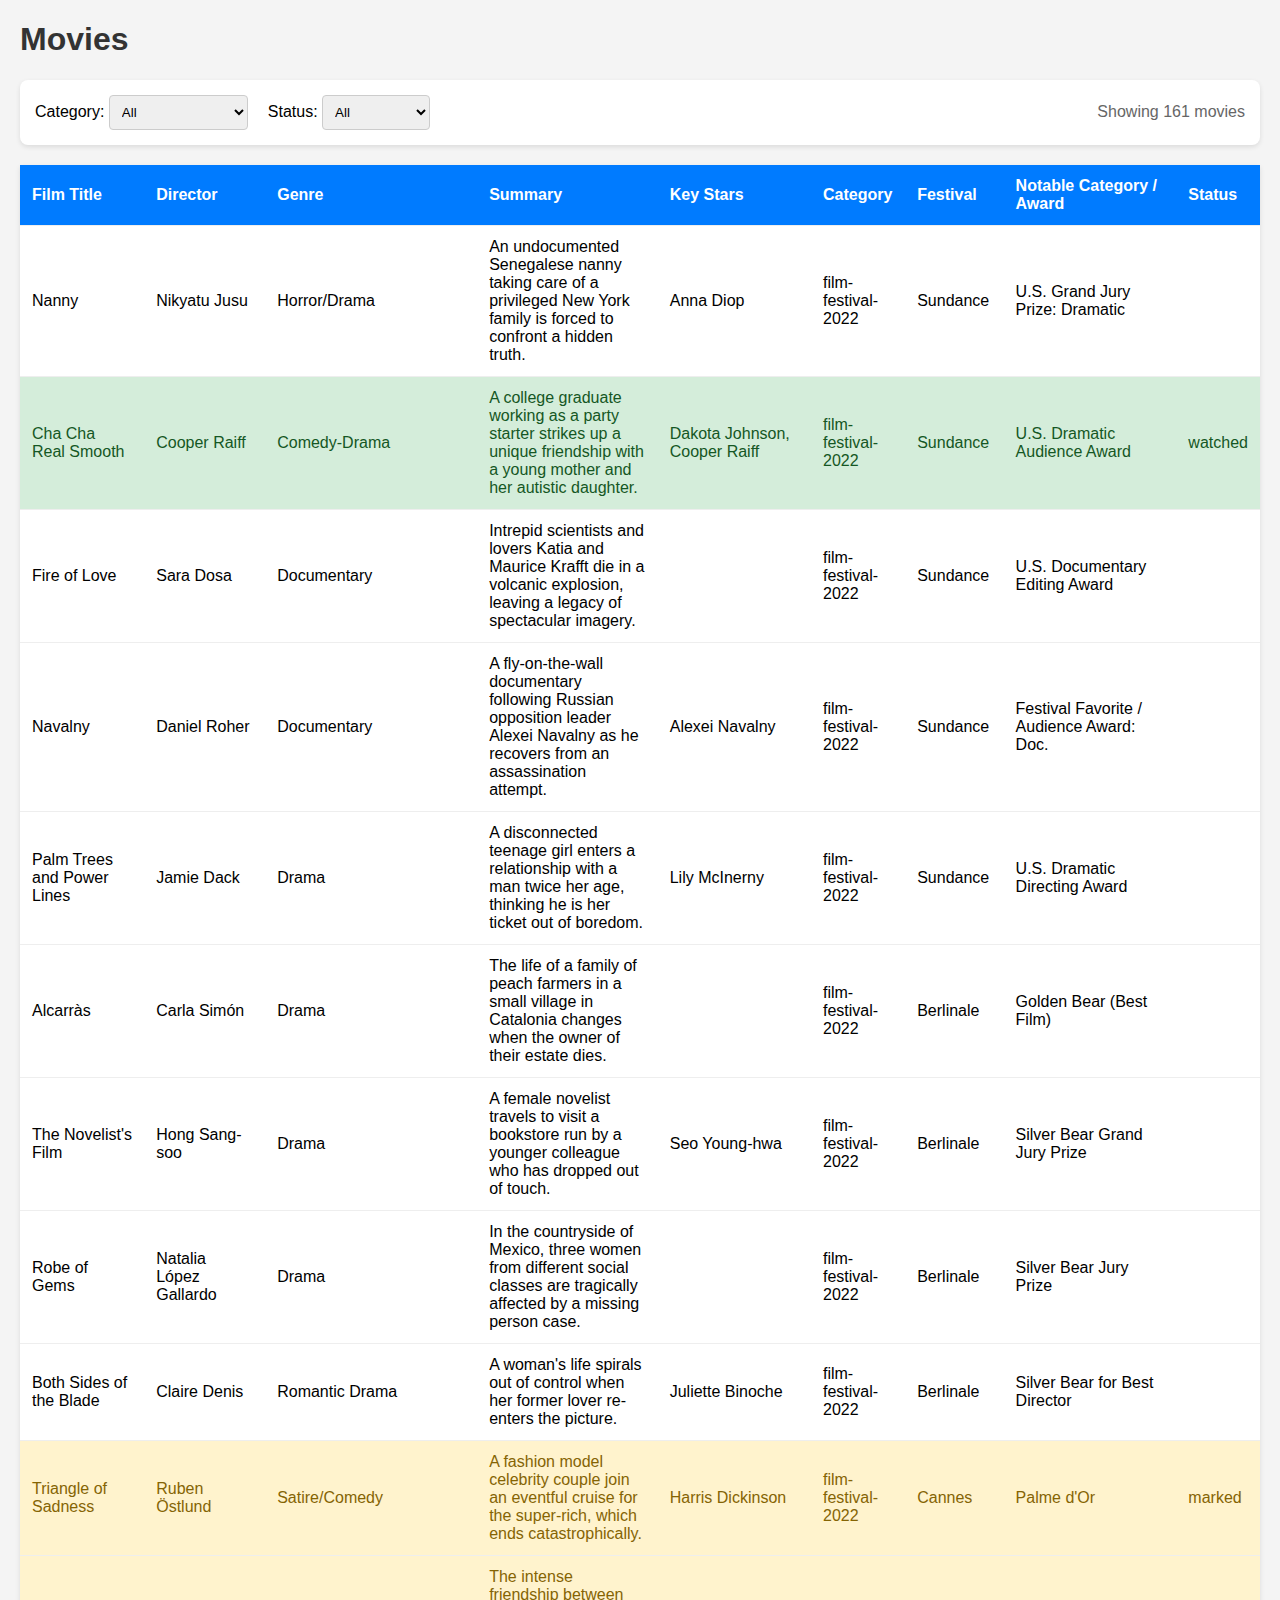
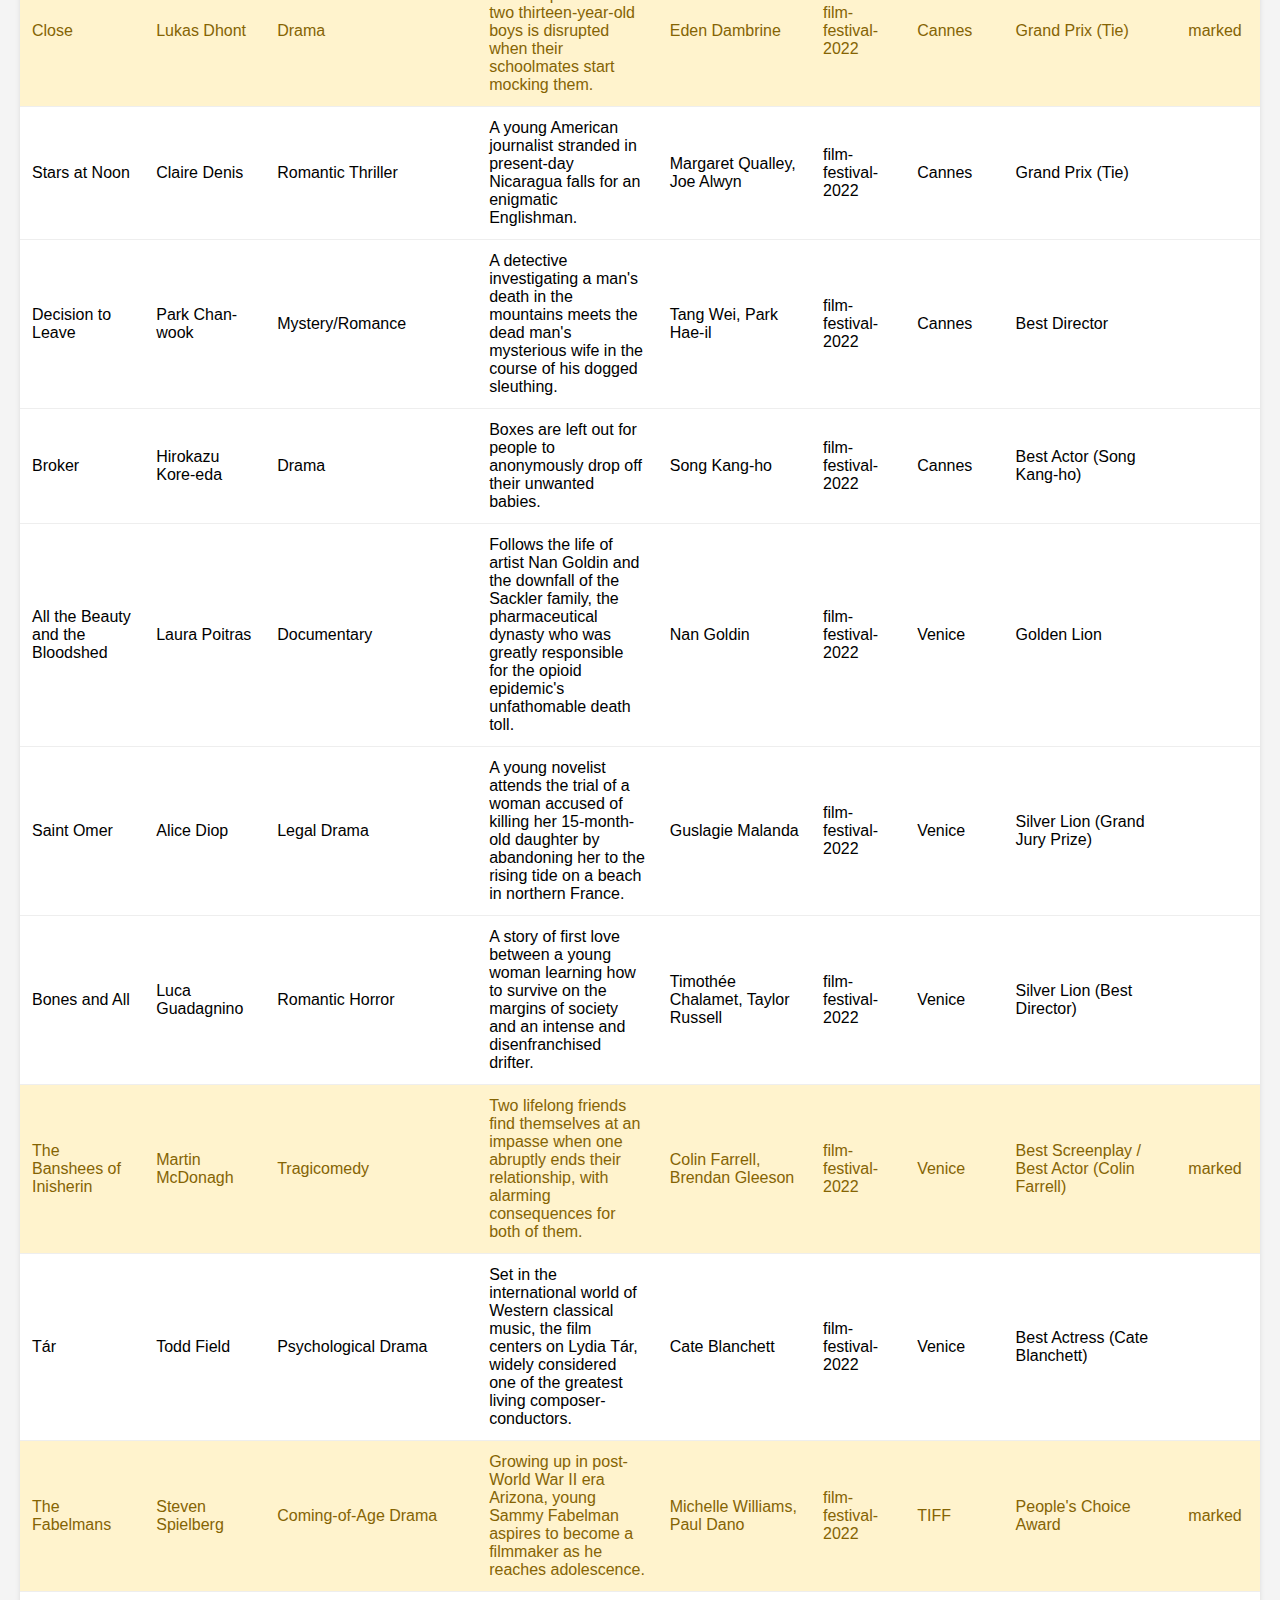
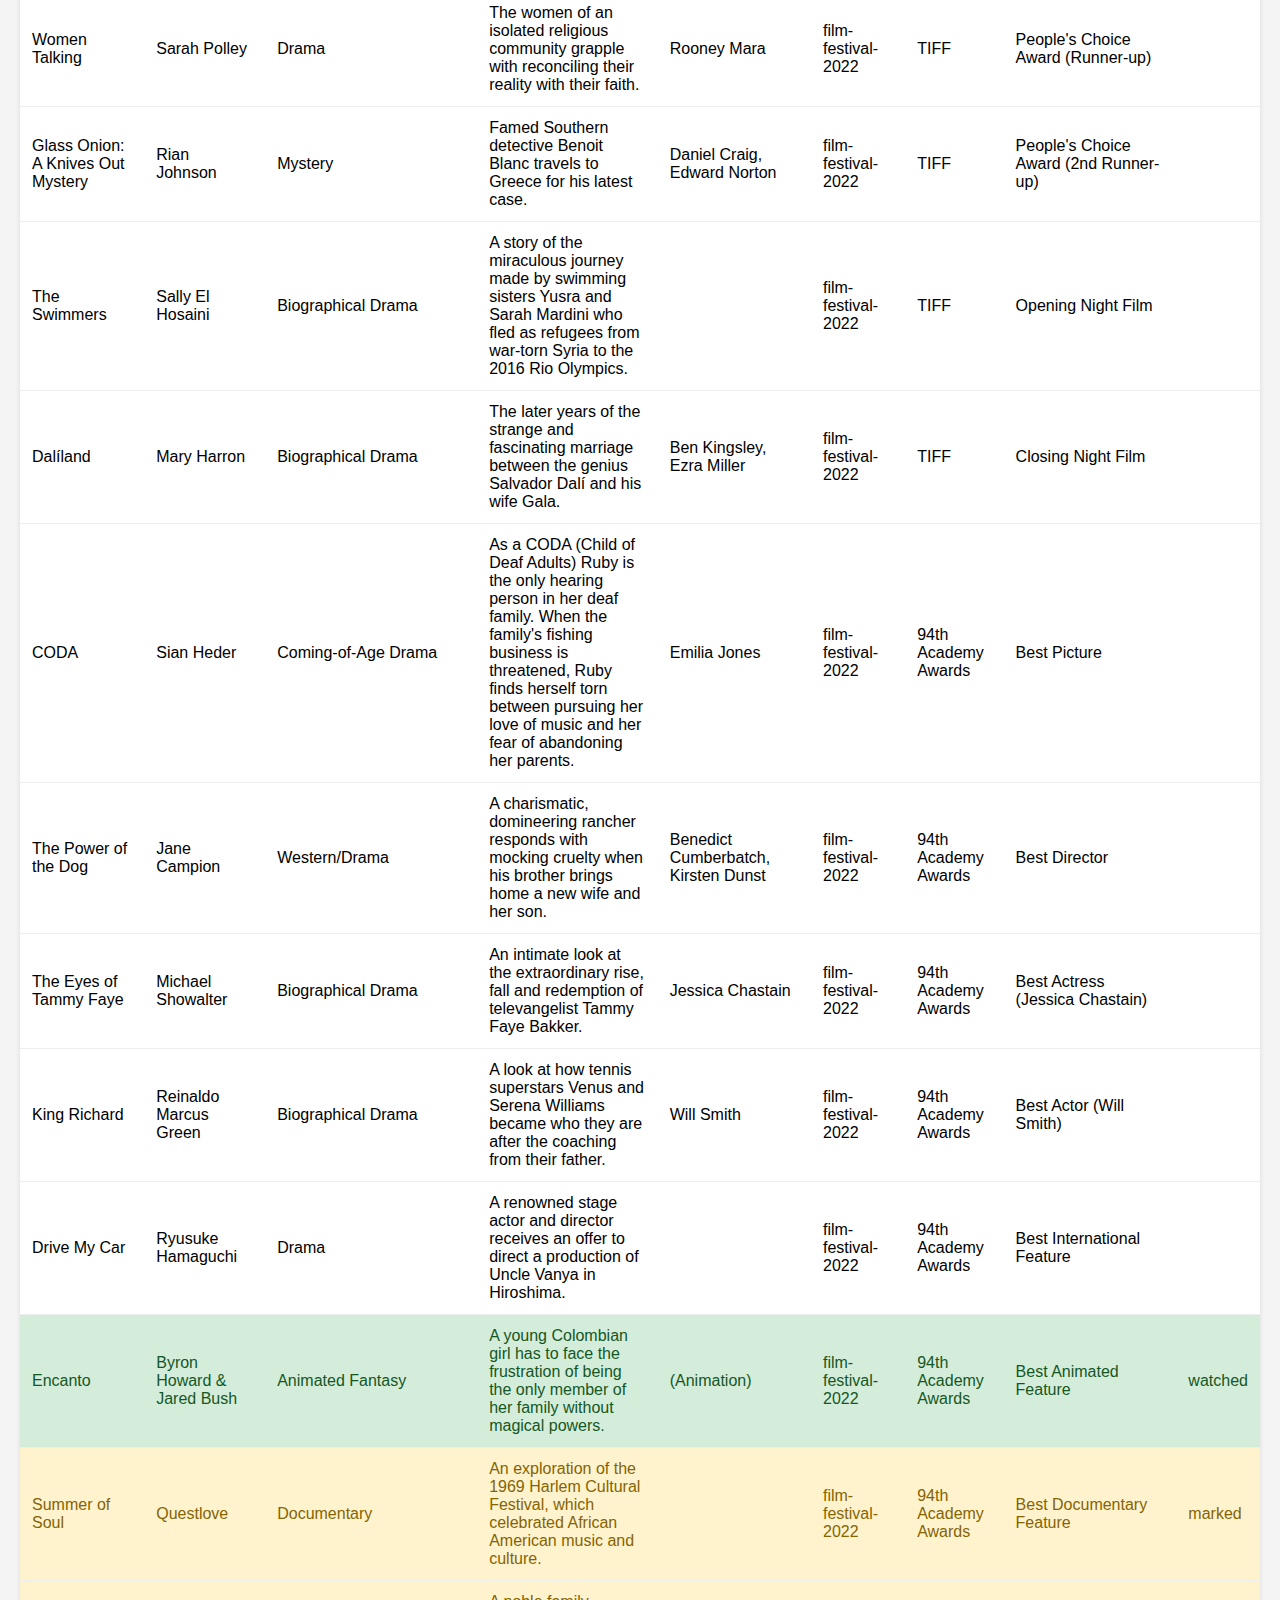
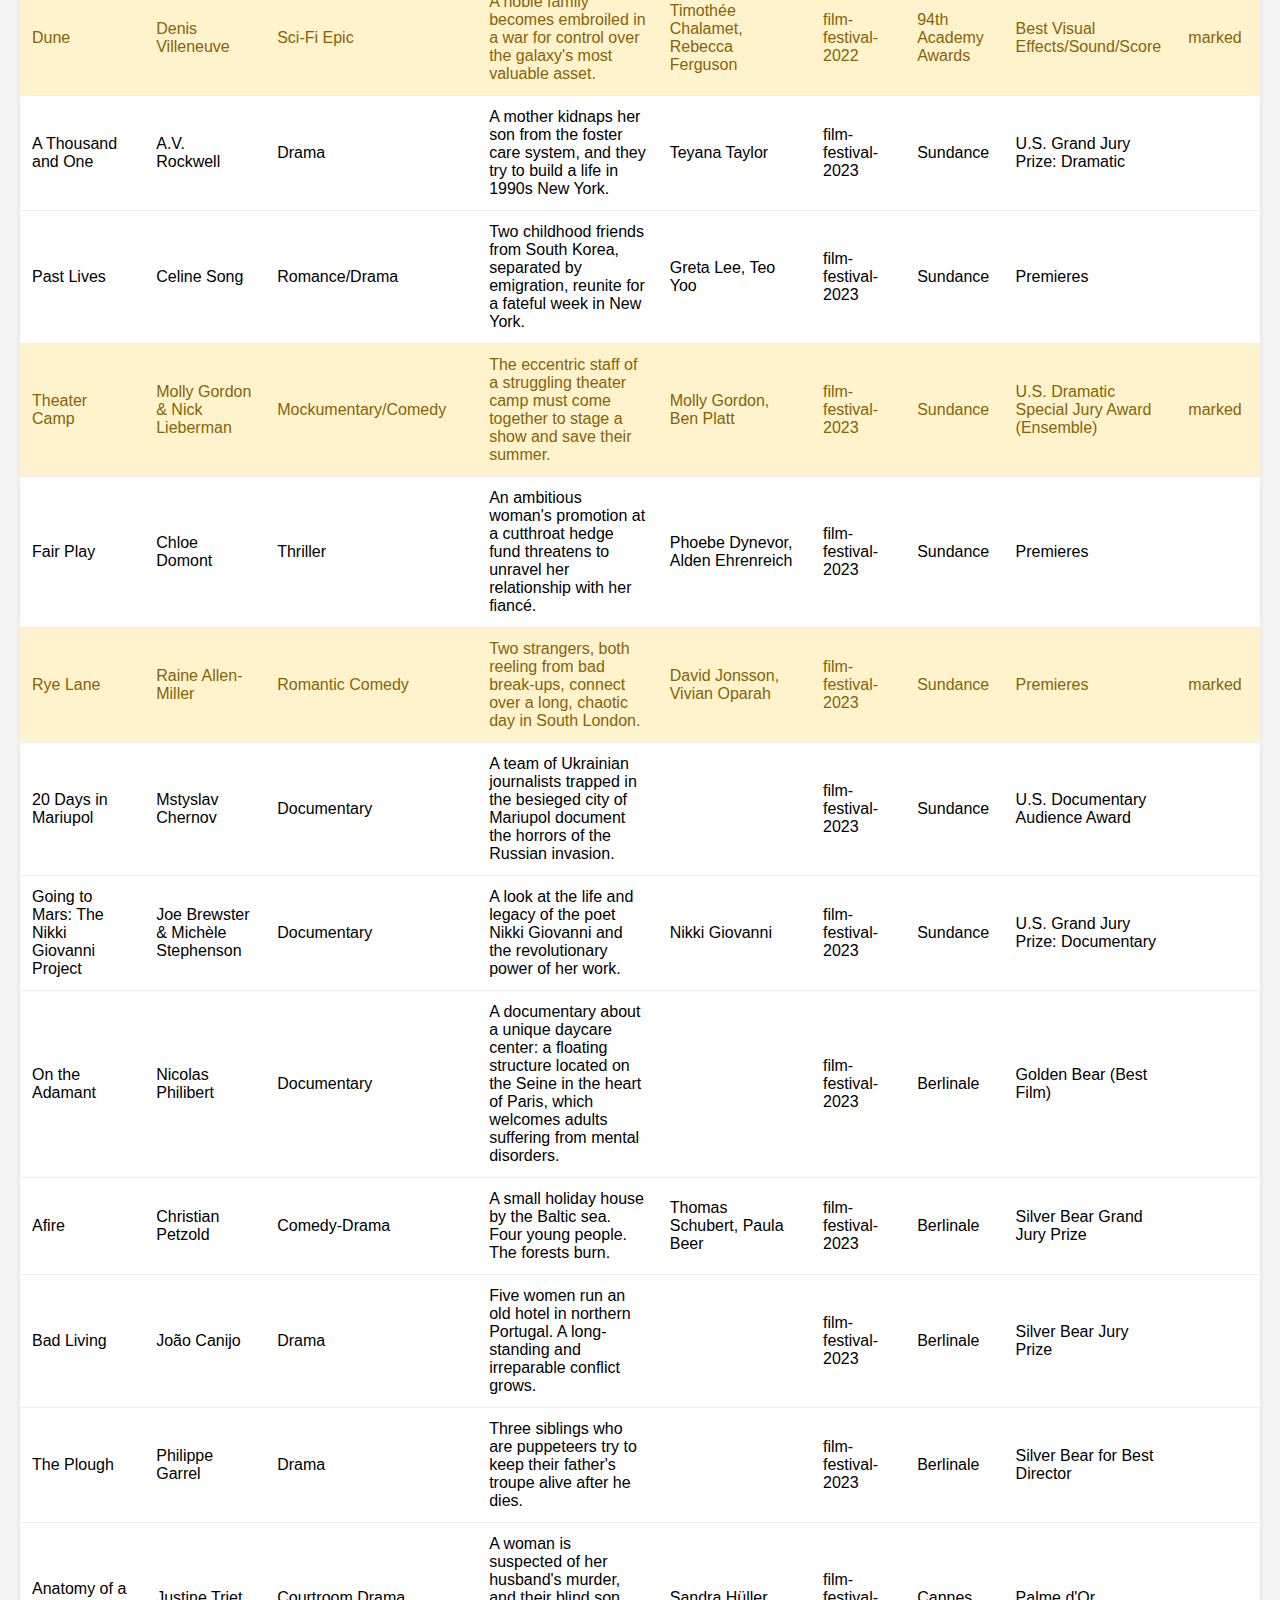
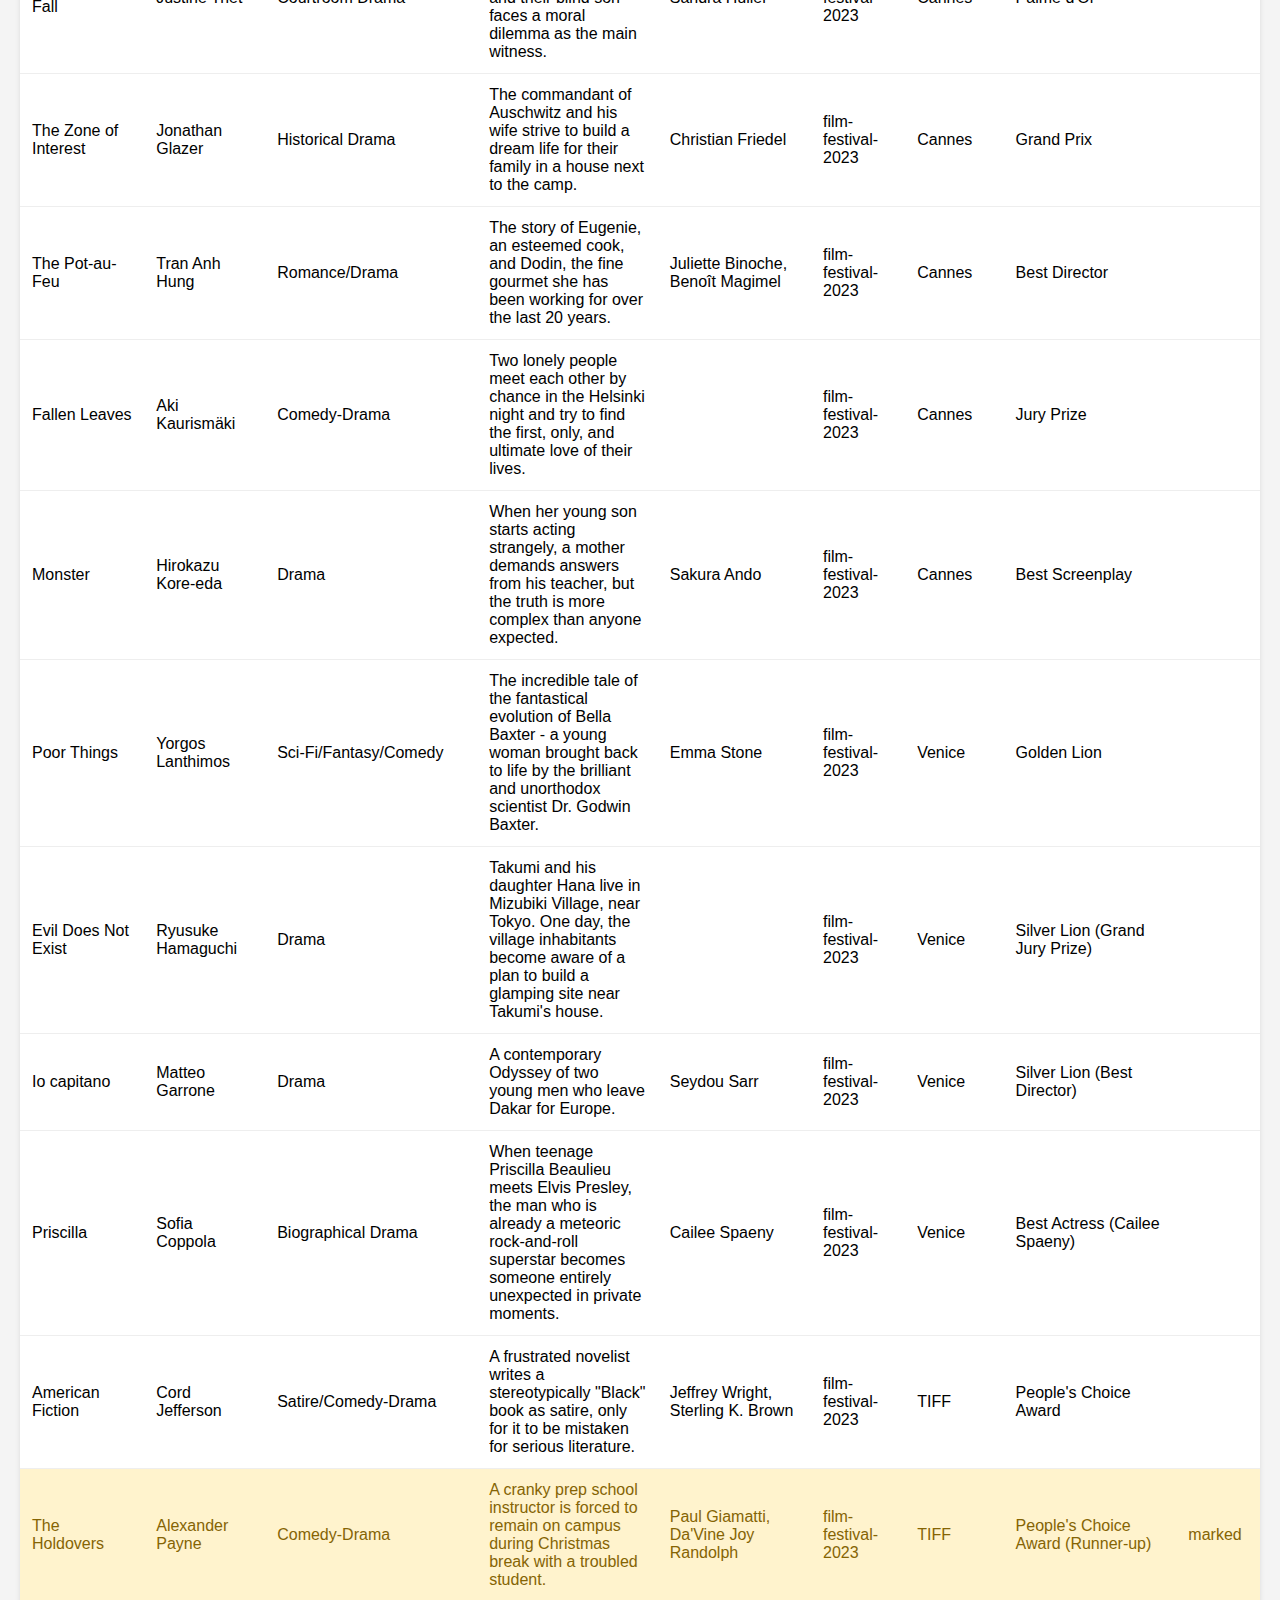
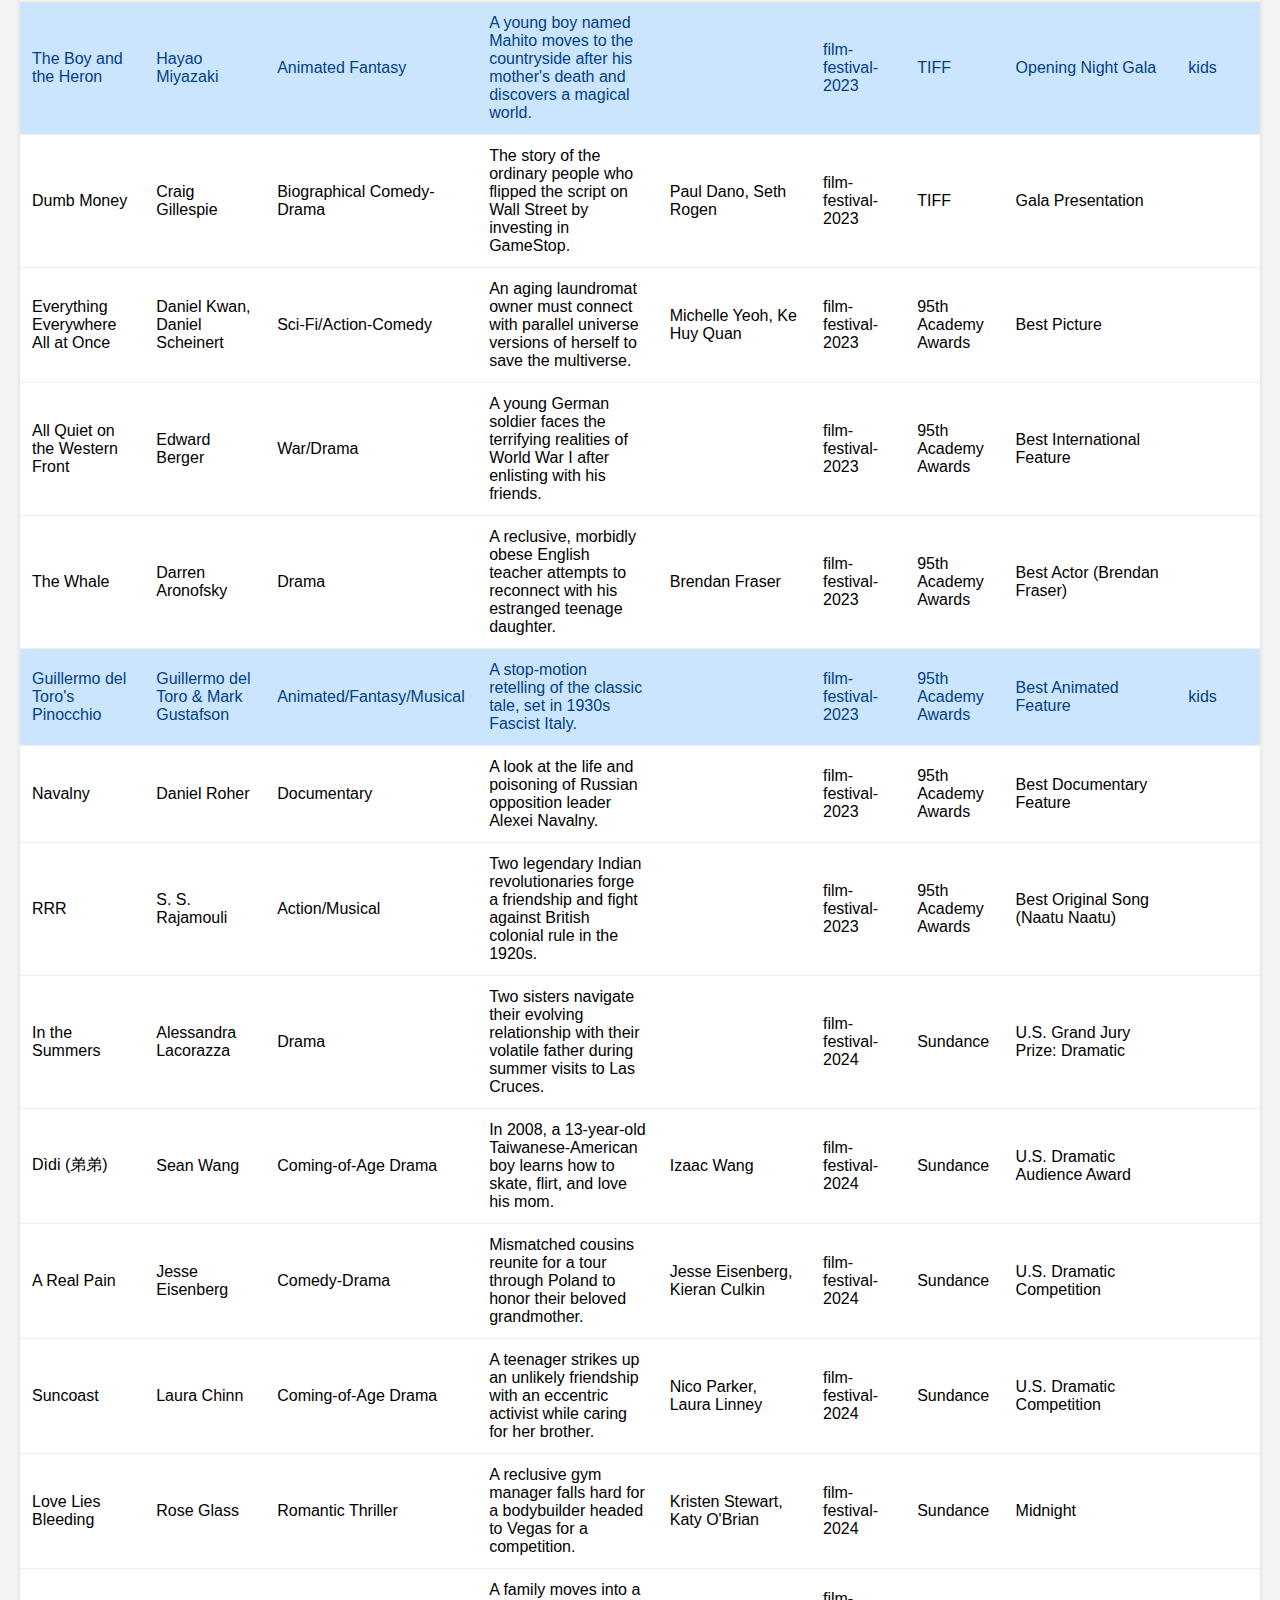
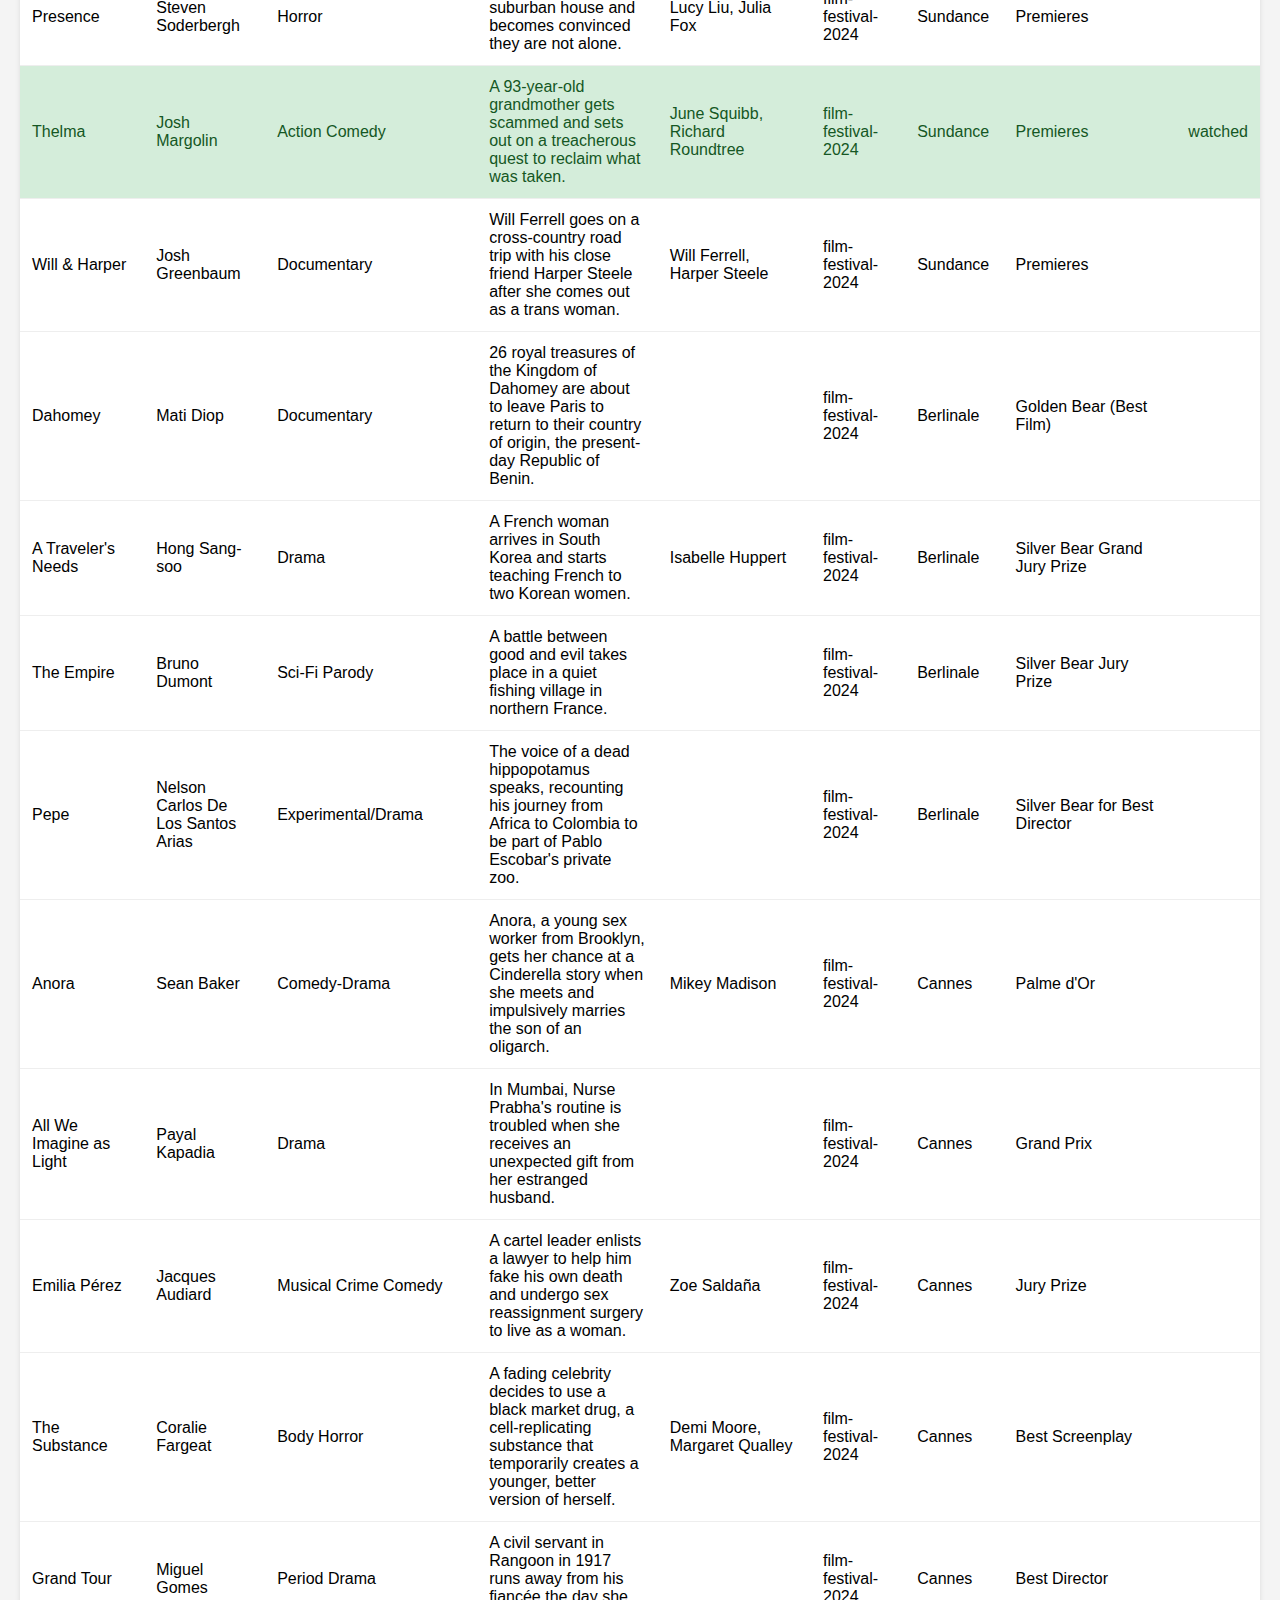
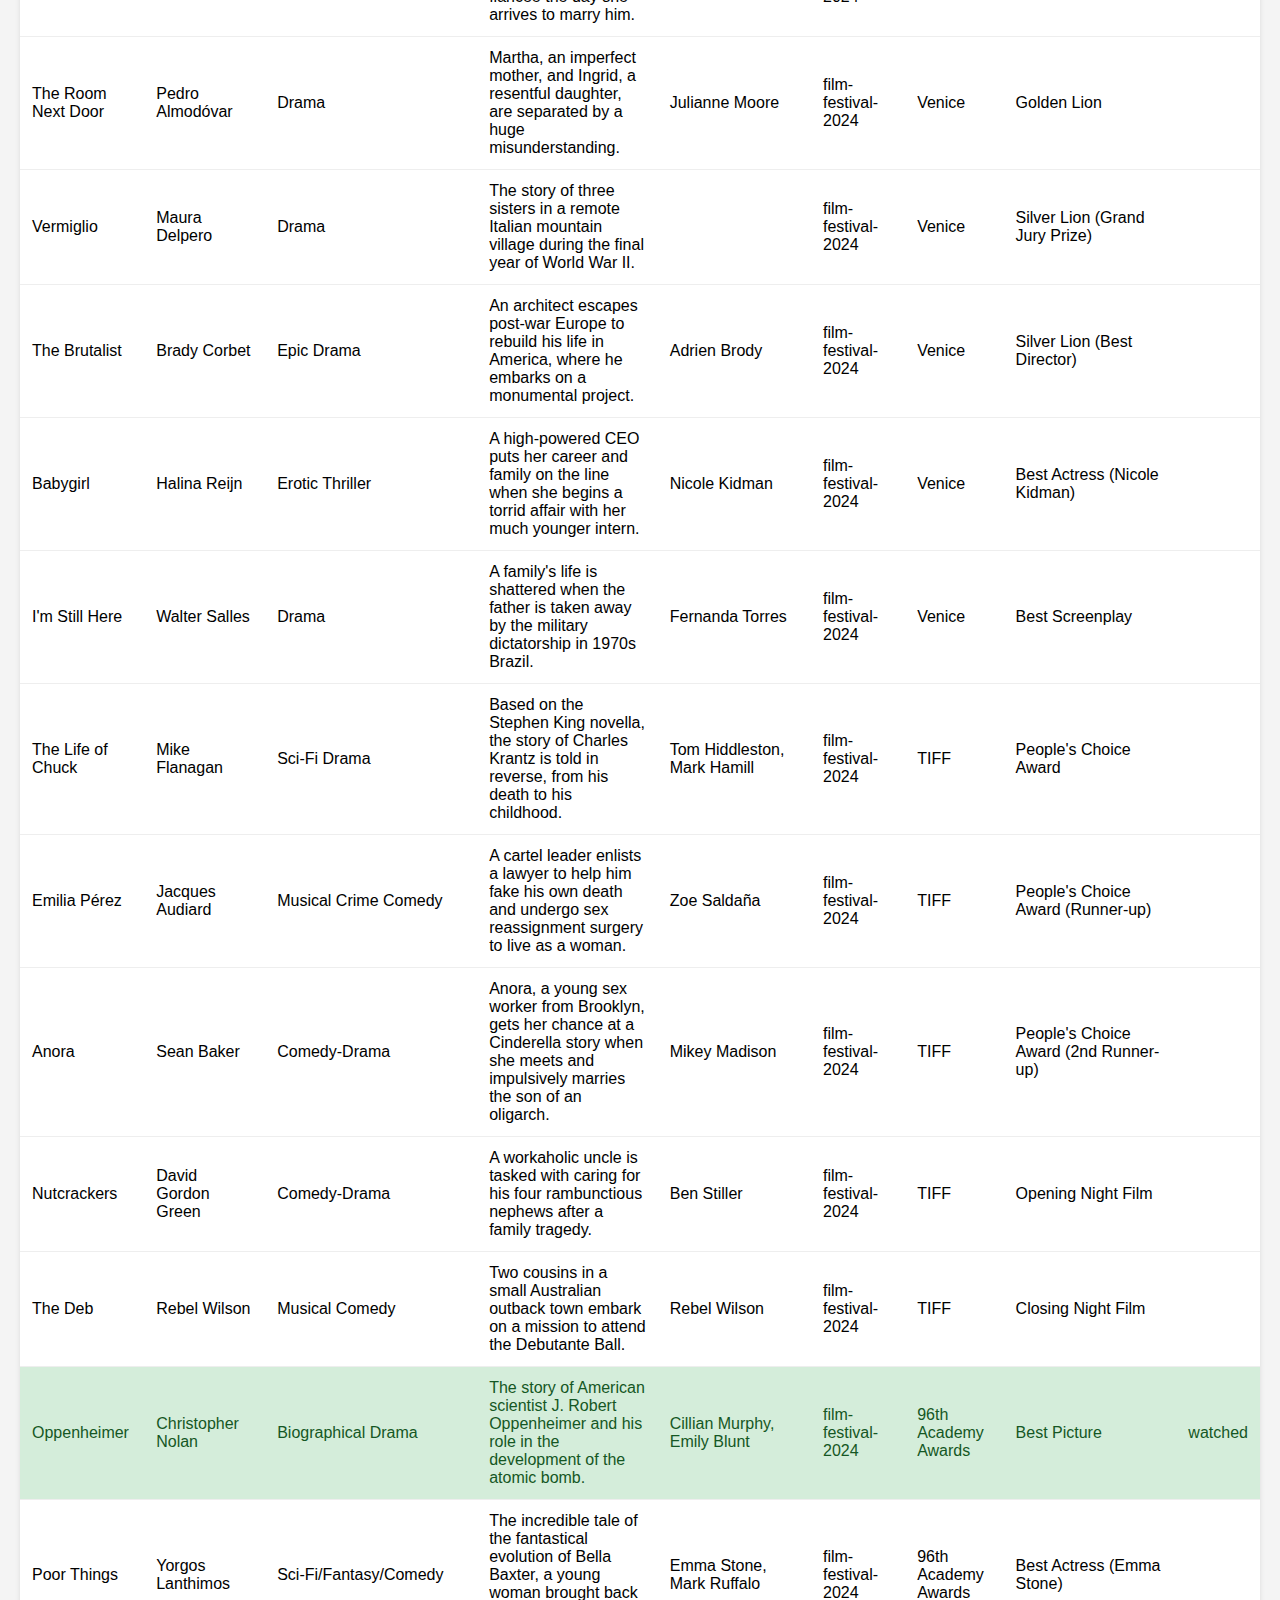
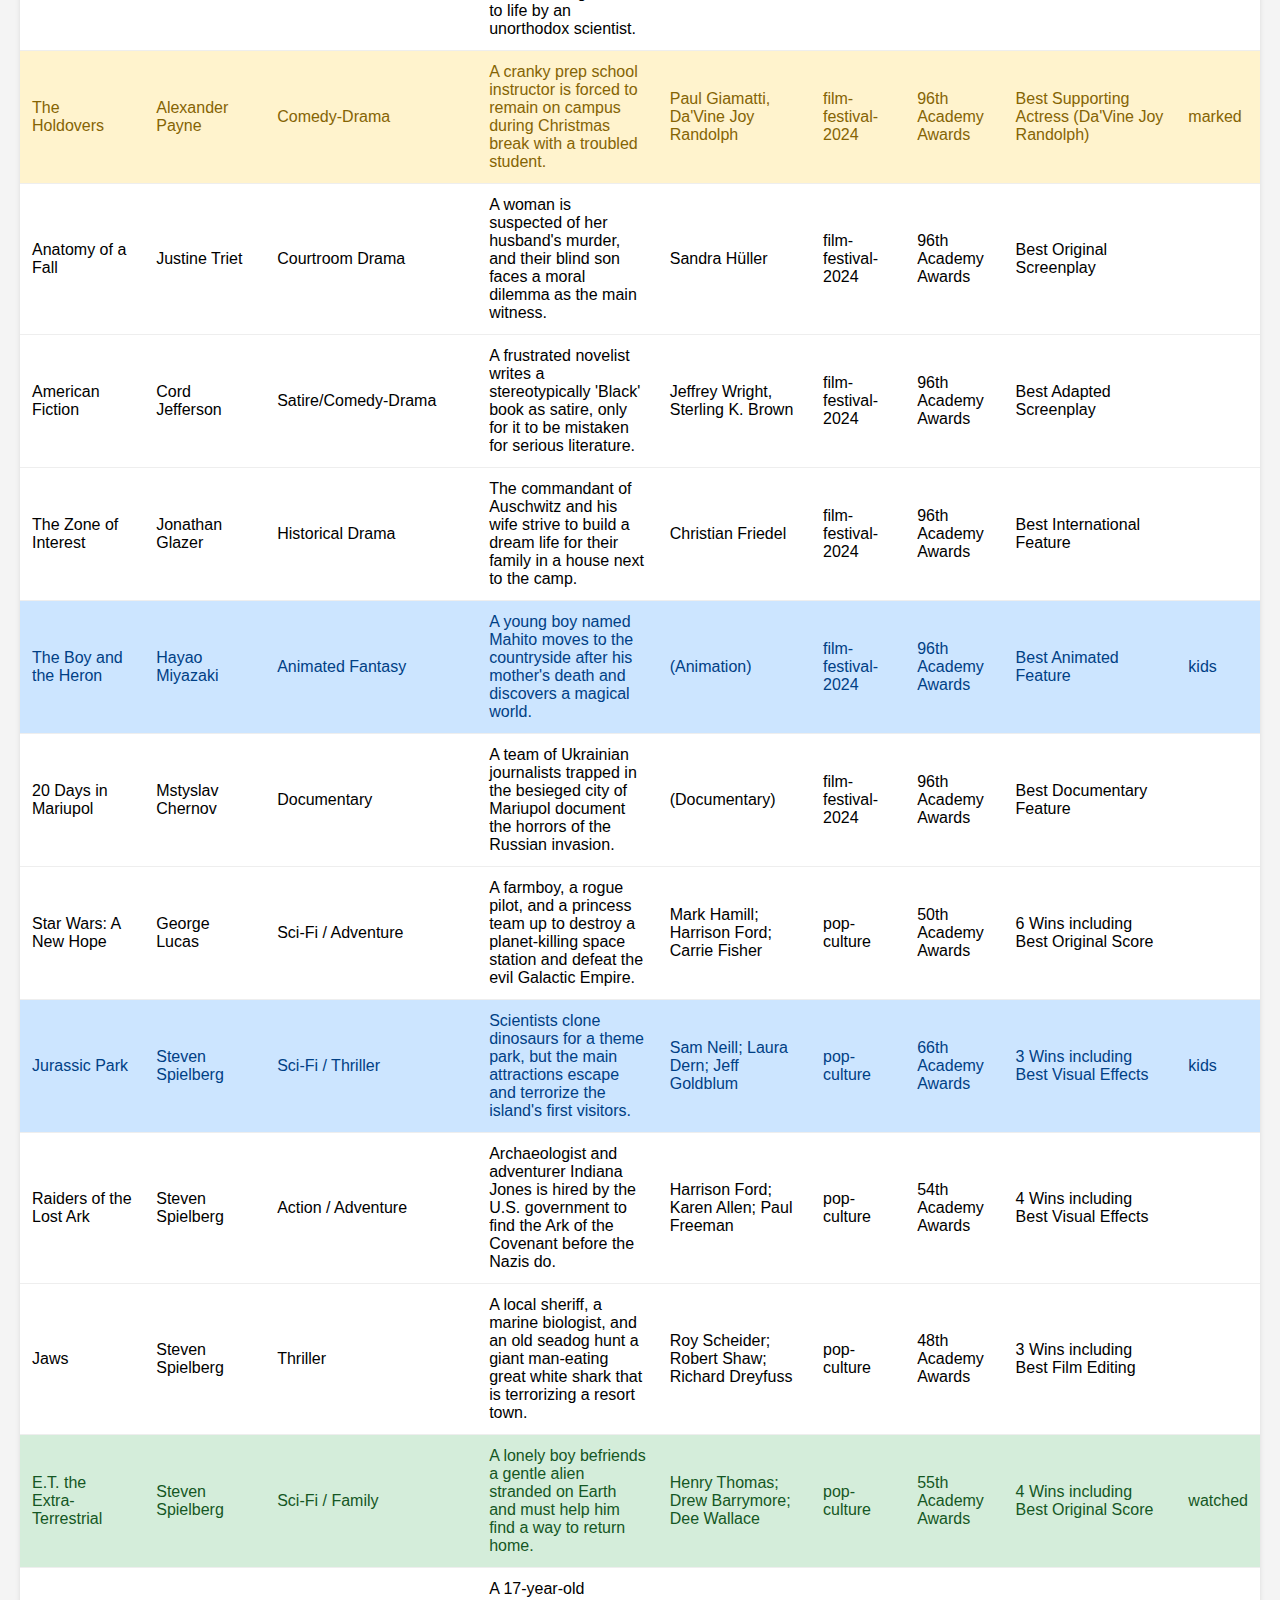
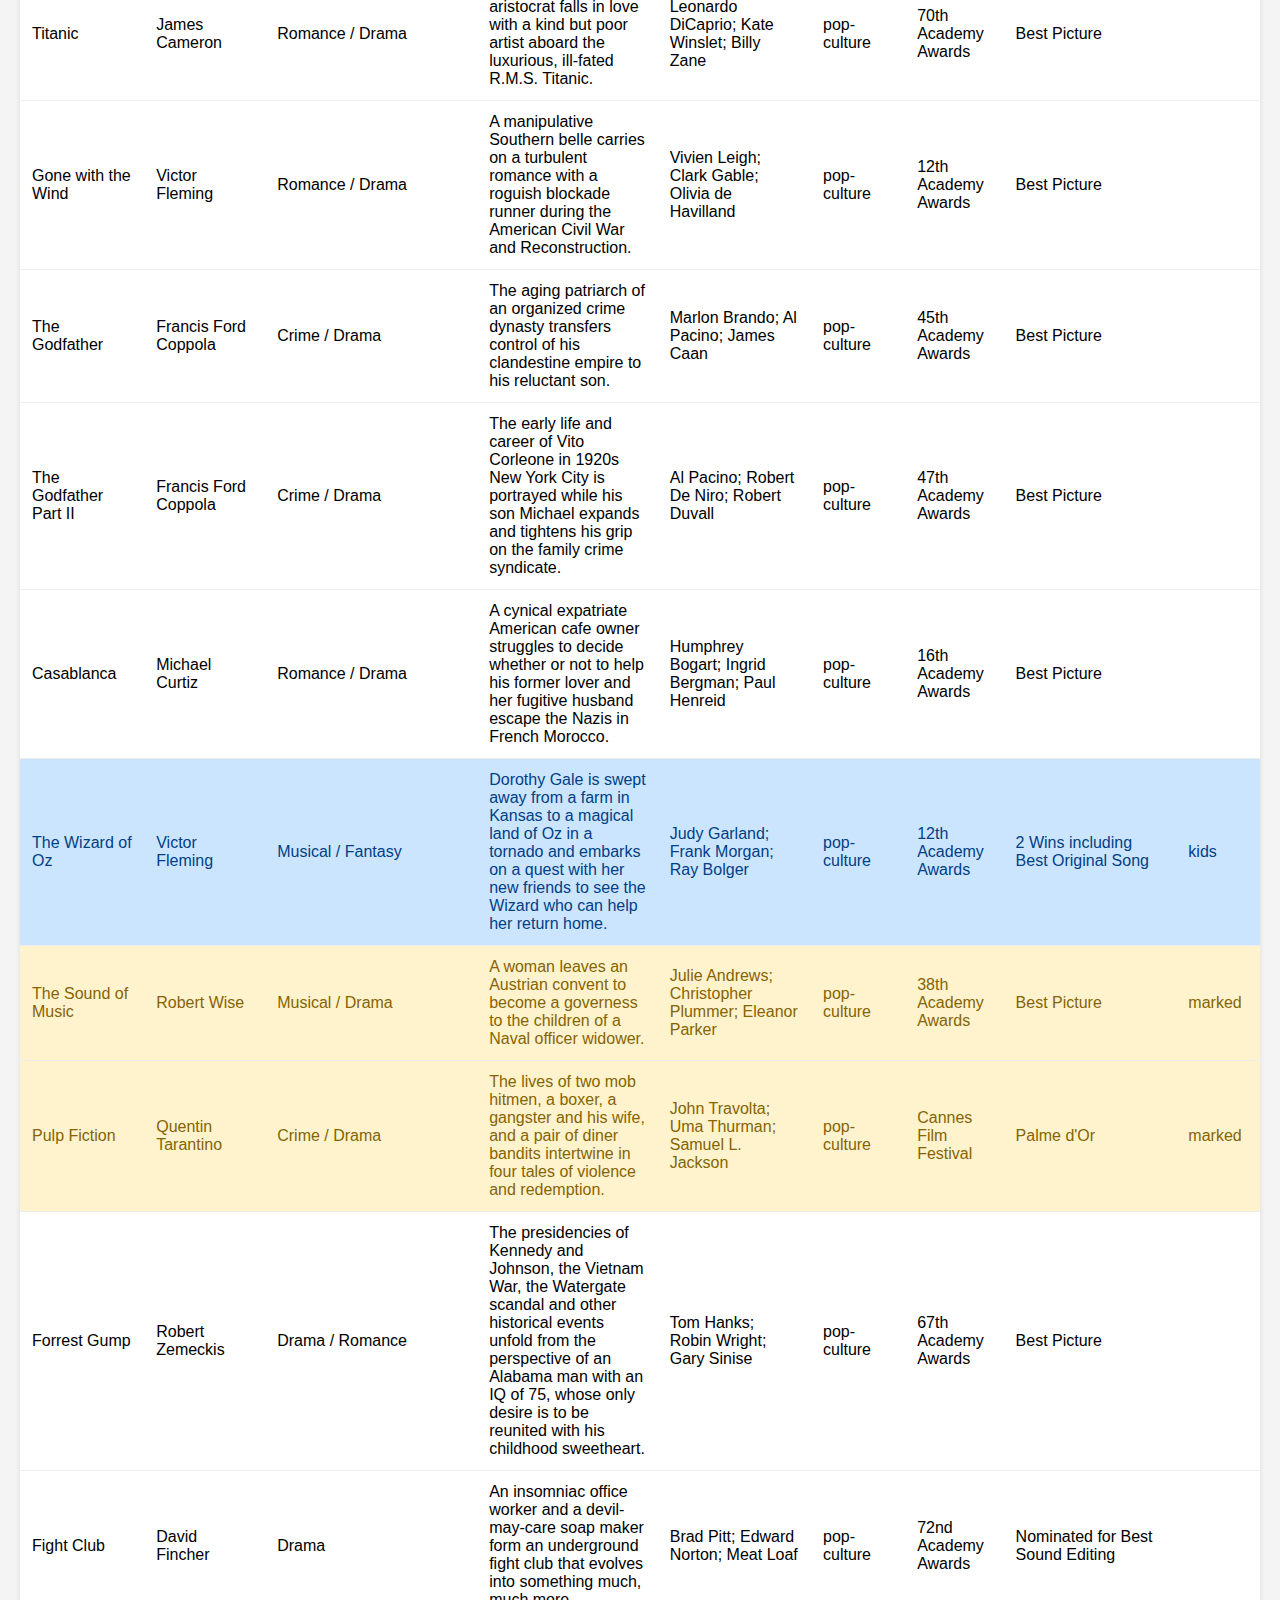
<file: movies.html>
<!DOCTYPE html>
<html lang="en">
<head>
    <meta charset="UTF-8">
    <meta name="viewport" content="width=device-width, initial-scale=1.0">
    <title>Movie List</title>
    <style>
        body { font-family: sans-serif; margin: 20px; background-color: #f4f4f4; }
        h1 { color: #333; }
        
        .controls { 
            background: white; padding: 15px; border-radius: 8px; 
            box-shadow: 0 2px 5px rgba(0,0,0,0.1); margin-bottom: 20px; 
            display: flex; gap: 20px; align-items: center;
        }
        select { padding: 8px; border-radius: 4px; border: 1px solid #ccc; }
        
        table { width: 100%; border-collapse: collapse; background: white; box-shadow: 0 2px 5px rgba(0,0,0,0.1); }
        th, td { padding: 12px; text-align: left; border-bottom: 1px solid #eee; }
        th { background-color: #007bff; color: white; }
        tr:hover { opacity: 0.9; }

        /* Status Color Coding */
        .status-watched { background-color: #d4edda; color: #155724; } /* Green */
        .status-kids { background-color: #cce5ff; color: #004085; }    /* Blue */
        .status-marked { background-color: #fff3cd; color: #856404; }  /* Yellow */
        .status-default { background-color: #ffffff; }
    </style>
</head>
<body>
    <h1>Movies</h1>
    
    <div class="controls">
        <label>Category: 
            <select id="catSelect" onchange="filterData()">
                <option value="All">All</option>
                <option value="film-festival-2022">film-festival-2022</option><option value="film-festival-2023">film-festival-2023</option><option value="film-festival-2024">film-festival-2024</option><option value="pop-culture">pop-culture</option>
            </select>
        </label>
        <label>Status: 
            <select id="statusSelect" onchange="filterData()">
                <option value="All">All</option>
                <option value="">Unspecified</option><option value="kids">kids</option><option value="marked">marked</option><option value="watched">watched</option>
            </select>
        </label>
        <span id="count" style="margin-left: auto; color: #666;"></span>
    </div>

    <table id="movieTable">
        <thead>
            <tr><th>Film Title</th><th>Director</th><th>Genre</th><th>Summary</th><th>Key Stars</th><th>Category</th><th>Festival</th><th>Notable Category / Award</th><th>Status</th></tr>
        </thead>
        <tbody></tbody>
    </table>

    <script>
        const movies = [{"Film Title": "Nanny", "Director": "Nikyatu Jusu", "Genre": "Horror/Drama", "Summary": "An undocumented Senegalese nanny taking care of a privileged New York family is forced to confront a hidden truth.", "Key Stars": "Anna Diop", "Category": "film-festival-2022", "Festival": "Sundance", "Notable Category / Award": "U.S. Grand Jury Prize: Dramatic", "Status": ""}, {"Film Title": "Cha Cha Real Smooth", "Director": "Cooper Raiff", "Genre": "Comedy-Drama", "Summary": "A college graduate working as a party starter strikes up a unique friendship with a young mother and her autistic daughter.", "Key Stars": "Dakota Johnson, Cooper Raiff", "Category": "film-festival-2022", "Festival": "Sundance", "Notable Category / Award": "U.S. Dramatic Audience Award", "Status": "watched"}, {"Film Title": "Fire of Love", "Director": "Sara Dosa", "Genre": "Documentary", "Summary": "Intrepid scientists and lovers Katia and Maurice Krafft die in a volcanic explosion, leaving a legacy of spectacular imagery.", "Key Stars": "", "Category": "film-festival-2022", "Festival": "Sundance", "Notable Category / Award": "U.S. Documentary Editing Award", "Status": ""}, {"Film Title": "Navalny", "Director": "Daniel Roher", "Genre": "Documentary", "Summary": "A fly-on-the-wall documentary following Russian opposition leader Alexei Navalny as he recovers from an assassination attempt.", "Key Stars": "Alexei Navalny", "Category": "film-festival-2022", "Festival": "Sundance", "Notable Category / Award": "Festival Favorite / Audience Award: Doc.", "Status": ""}, {"Film Title": "Palm Trees and Power Lines", "Director": "Jamie Dack", "Genre": "Drama", "Summary": "A disconnected teenage girl enters a relationship with a man twice her age, thinking he is her ticket out of boredom.", "Key Stars": "Lily McInerny", "Category": "film-festival-2022", "Festival": "Sundance", "Notable Category / Award": "U.S. Dramatic Directing Award", "Status": ""}, {"Film Title": "Alcarr\u00e0s", "Director": "Carla Sim\u00f3n", "Genre": "Drama", "Summary": "The life of a family of peach farmers in a small village in Catalonia changes when the owner of their estate dies.", "Key Stars": "", "Category": "film-festival-2022", "Festival": "Berlinale", "Notable Category / Award": "Golden Bear (Best Film)", "Status": ""}, {"Film Title": "The Novelist's Film", "Director": "Hong Sang-soo", "Genre": "Drama", "Summary": "A female novelist travels to visit a bookstore run by a younger colleague who has dropped out of touch.", "Key Stars": "Seo Young-hwa", "Category": "film-festival-2022", "Festival": "Berlinale", "Notable Category / Award": "Silver Bear Grand Jury Prize", "Status": ""}, {"Film Title": "Robe of Gems", "Director": "Natalia L\u00f3pez Gallardo", "Genre": "Drama", "Summary": "In the countryside of Mexico, three women from different social classes are tragically affected by a missing person case.", "Key Stars": "", "Category": "film-festival-2022", "Festival": "Berlinale", "Notable Category / Award": "Silver Bear Jury Prize", "Status": ""}, {"Film Title": "Both Sides of the Blade", "Director": "Claire Denis", "Genre": "Romantic Drama", "Summary": "A woman's life spirals out of control when her former lover re-enters the picture.", "Key Stars": "Juliette Binoche", "Category": "film-festival-2022", "Festival": "Berlinale", "Notable Category / Award": "Silver Bear for Best Director", "Status": ""}, {"Film Title": "Triangle of Sadness", "Director": "Ruben \u00d6stlund", "Genre": "Satire/Comedy", "Summary": "A fashion model celebrity couple join an eventful cruise for the super-rich, which ends catastrophically.", "Key Stars": "Harris Dickinson", "Category": "film-festival-2022", "Festival": "Cannes", "Notable Category / Award": "Palme d'Or", "Status": "marked"}, {"Film Title": "Close", "Director": "Lukas Dhont", "Genre": "Drama", "Summary": "The intense friendship between two thirteen-year-old boys is disrupted when their schoolmates start mocking them.", "Key Stars": "Eden Dambrine", "Category": "film-festival-2022", "Festival": "Cannes", "Notable Category / Award": "Grand Prix (Tie)", "Status": "marked"}, {"Film Title": "Stars at Noon", "Director": "Claire Denis", "Genre": "Romantic Thriller", "Summary": "A young American journalist stranded in present-day Nicaragua falls for an enigmatic Englishman.", "Key Stars": "Margaret Qualley, Joe Alwyn", "Category": "film-festival-2022", "Festival": "Cannes", "Notable Category / Award": "Grand Prix (Tie)", "Status": ""}, {"Film Title": "Decision to Leave", "Director": "Park Chan-wook", "Genre": "Mystery/Romance", "Summary": "A detective investigating a man's death in the mountains meets the dead man's mysterious wife in the course of his dogged sleuthing.", "Key Stars": "Tang Wei, Park Hae-il", "Category": "film-festival-2022", "Festival": "Cannes", "Notable Category / Award": "Best Director", "Status": ""}, {"Film Title": "Broker", "Director": "Hirokazu Kore-eda", "Genre": "Drama", "Summary": "Boxes are left out for people to anonymously drop off their unwanted babies.", "Key Stars": "Song Kang-ho", "Category": "film-festival-2022", "Festival": "Cannes", "Notable Category / Award": "Best Actor (Song Kang-ho)", "Status": ""}, {"Film Title": "All the Beauty and the Bloodshed", "Director": "Laura Poitras", "Genre": "Documentary", "Summary": "Follows the life of artist Nan Goldin and the downfall of the Sackler family, the pharmaceutical dynasty who was greatly responsible for the opioid epidemic's unfathomable death toll.", "Key Stars": "Nan Goldin", "Category": "film-festival-2022", "Festival": "Venice", "Notable Category / Award": "Golden Lion", "Status": ""}, {"Film Title": "Saint Omer", "Director": "Alice Diop", "Genre": "Legal Drama", "Summary": "A young novelist attends the trial of a woman accused of killing her 15-month-old daughter by abandoning her to the rising tide on a beach in northern France.", "Key Stars": "Guslagie Malanda", "Category": "film-festival-2022", "Festival": "Venice", "Notable Category / Award": "Silver Lion (Grand Jury Prize)", "Status": ""}, {"Film Title": "Bones and All", "Director": "Luca Guadagnino", "Genre": "Romantic Horror", "Summary": "A story of first love between a young woman learning how to survive on the margins of society and an intense and disenfranchised drifter.", "Key Stars": "Timoth\u00e9e Chalamet, Taylor Russell", "Category": "film-festival-2022", "Festival": "Venice", "Notable Category / Award": "Silver Lion (Best Director)", "Status": ""}, {"Film Title": "The Banshees of Inisherin", "Director": "Martin McDonagh", "Genre": "Tragicomedy", "Summary": "Two lifelong friends find themselves at an impasse when one abruptly ends their relationship, with alarming consequences for both of them.", "Key Stars": "Colin Farrell, Brendan Gleeson", "Category": "film-festival-2022", "Festival": "Venice", "Notable Category / Award": "Best Screenplay / Best Actor (Colin Farrell)", "Status": "marked"}, {"Film Title": "T\u00e1r", "Director": "Todd Field", "Genre": "Psychological Drama", "Summary": "Set in the international world of Western classical music, the film centers on Lydia T\u00e1r, widely considered one of the greatest living composer-conductors.", "Key Stars": "Cate Blanchett", "Category": "film-festival-2022", "Festival": "Venice", "Notable Category / Award": "Best Actress (Cate Blanchett)", "Status": ""}, {"Film Title": "The Fabelmans", "Director": "Steven Spielberg", "Genre": "Coming-of-Age Drama", "Summary": "Growing up in post-World War II era Arizona, young Sammy Fabelman aspires to become a filmmaker as he reaches adolescence.", "Key Stars": "Michelle Williams, Paul Dano", "Category": "film-festival-2022", "Festival": "TIFF", "Notable Category / Award": "People's Choice Award", "Status": "marked"}, {"Film Title": "Women Talking", "Director": "Sarah Polley", "Genre": "Drama", "Summary": "The women of an isolated religious community grapple with reconciling their reality with their faith.", "Key Stars": "Rooney Mara", "Category": "film-festival-2022", "Festival": "TIFF", "Notable Category / Award": "People's Choice Award (Runner-up)", "Status": ""}, {"Film Title": "Glass Onion: A Knives Out Mystery", "Director": "Rian Johnson", "Genre": "Mystery", "Summary": "Famed Southern detective Benoit Blanc travels to Greece for his latest case.", "Key Stars": "Daniel Craig, Edward Norton", "Category": "film-festival-2022", "Festival": "TIFF", "Notable Category / Award": "People's Choice Award (2nd Runner-up)", "Status": ""}, {"Film Title": "The Swimmers", "Director": "Sally El Hosaini", "Genre": "Biographical Drama", "Summary": "A story of the miraculous journey made by swimming sisters Yusra and Sarah Mardini who fled as refugees from war-torn Syria to the 2016 Rio Olympics.", "Key Stars": "", "Category": "film-festival-2022", "Festival": "TIFF", "Notable Category / Award": "Opening Night Film", "Status": ""}, {"Film Title": "Dal\u00edland", "Director": "Mary Harron", "Genre": "Biographical Drama", "Summary": "The later years of the strange and fascinating marriage between the genius Salvador Dal\u00ed and his wife Gala.", "Key Stars": "Ben Kingsley, Ezra Miller", "Category": "film-festival-2022", "Festival": "TIFF", "Notable Category / Award": "Closing Night Film", "Status": ""}, {"Film Title": "CODA", "Director": "Sian Heder", "Genre": "Coming-of-Age Drama", "Summary": "As a CODA (Child of Deaf Adults) Ruby is the only hearing person in her deaf family. When the family's fishing business is threatened, Ruby finds herself torn between pursuing her love of music and her fear of abandoning her parents.", "Key Stars": "Emilia Jones", "Category": "film-festival-2022", "Festival": "94th Academy Awards", "Notable Category / Award": "Best Picture", "Status": ""}, {"Film Title": "The Power of the Dog", "Director": "Jane Campion", "Genre": "Western/Drama", "Summary": "A charismatic, domineering rancher responds with mocking cruelty when his brother brings home a new wife and her son.", "Key Stars": "Benedict Cumberbatch, Kirsten Dunst", "Category": "film-festival-2022", "Festival": "94th Academy Awards", "Notable Category / Award": "Best Director", "Status": ""}, {"Film Title": "The Eyes of Tammy Faye", "Director": "Michael Showalter", "Genre": "Biographical Drama", "Summary": "An intimate look at the extraordinary rise, fall and redemption of televangelist Tammy Faye Bakker.", "Key Stars": "Jessica Chastain", "Category": "film-festival-2022", "Festival": "94th Academy Awards", "Notable Category / Award": "Best Actress (Jessica Chastain)", "Status": ""}, {"Film Title": "King Richard", "Director": "Reinaldo Marcus Green", "Genre": "Biographical Drama", "Summary": "A look at how tennis superstars Venus and Serena Williams became who they are after the coaching from their father.", "Key Stars": "Will Smith", "Category": "film-festival-2022", "Festival": "94th Academy Awards", "Notable Category / Award": "Best Actor (Will Smith)", "Status": ""}, {"Film Title": "Drive My Car", "Director": "Ryusuke Hamaguchi", "Genre": "Drama", "Summary": "A renowned stage actor and director receives an offer to direct a production of Uncle Vanya in Hiroshima.", "Key Stars": "", "Category": "film-festival-2022", "Festival": "94th Academy Awards", "Notable Category / Award": "Best International Feature", "Status": ""}, {"Film Title": "Encanto", "Director": "Byron Howard & Jared Bush", "Genre": "Animated Fantasy", "Summary": "A young Colombian girl has to face the frustration of being the only member of her family without magical powers.", "Key Stars": "(Animation)", "Category": "film-festival-2022", "Festival": "94th Academy Awards", "Notable Category / Award": "Best Animated Feature", "Status": "watched"}, {"Film Title": "Summer of Soul", "Director": "Questlove", "Genre": "Documentary", "Summary": "An exploration of the 1969 Harlem Cultural Festival, which celebrated African American music and culture.", "Key Stars": "", "Category": "film-festival-2022", "Festival": "94th Academy Awards", "Notable Category / Award": "Best Documentary Feature", "Status": "marked"}, {"Film Title": "Dune", "Director": "Denis Villeneuve", "Genre": "Sci-Fi Epic", "Summary": "A noble family becomes embroiled in a war for control over the galaxy's most valuable asset.", "Key Stars": "Timoth\u00e9e Chalamet, Rebecca Ferguson", "Category": "film-festival-2022", "Festival": "94th Academy Awards", "Notable Category / Award": "Best Visual Effects/Sound/Score", "Status": "marked"}, {"Film Title": "A Thousand and One", "Director": "A.V. Rockwell", "Genre": "Drama", "Summary": "A mother kidnaps her son from the foster care system, and they try to build a life in 1990s New York.", "Key Stars": "Teyana Taylor", "Category": "film-festival-2023", "Festival": "Sundance", "Notable Category / Award": "U.S. Grand Jury Prize: Dramatic", "Status": ""}, {"Film Title": "Past Lives", "Director": "Celine Song", "Genre": "Romance/Drama", "Summary": "Two childhood friends from South Korea, separated by emigration, reunite for a fateful week in New York.", "Key Stars": "Greta Lee, Teo Yoo", "Category": "film-festival-2023", "Festival": "Sundance", "Notable Category / Award": "Premieres", "Status": ""}, {"Film Title": "Theater Camp", "Director": "Molly Gordon & Nick Lieberman", "Genre": "Mockumentary/Comedy", "Summary": "The eccentric staff of a struggling theater camp must come together to stage a show and save their summer.", "Key Stars": "Molly Gordon, Ben Platt", "Category": "film-festival-2023", "Festival": "Sundance", "Notable Category / Award": "U.S. Dramatic Special Jury Award (Ensemble)", "Status": "marked"}, {"Film Title": "Fair Play", "Director": "Chloe Domont", "Genre": "Thriller", "Summary": "An ambitious woman's promotion at a cutthroat hedge fund threatens to unravel her relationship with her fianc\u00e9.", "Key Stars": "Phoebe Dynevor, Alden Ehrenreich", "Category": "film-festival-2023", "Festival": "Sundance", "Notable Category / Award": "Premieres", "Status": ""}, {"Film Title": "Rye Lane", "Director": "Raine Allen-Miller", "Genre": "Romantic Comedy", "Summary": "Two strangers, both reeling from bad break-ups, connect over a long, chaotic day in South London.", "Key Stars": "David Jonsson, Vivian Oparah", "Category": "film-festival-2023", "Festival": "Sundance", "Notable Category / Award": "Premieres", "Status": "marked"}, {"Film Title": "20 Days in Mariupol", "Director": "Mstyslav Chernov", "Genre": "Documentary", "Summary": "A team of Ukrainian journalists trapped in the besieged city of Mariupol document the horrors of the Russian invasion.", "Key Stars": "", "Category": "film-festival-2023", "Festival": "Sundance", "Notable Category / Award": "U.S. Documentary Audience Award", "Status": ""}, {"Film Title": "Going to Mars: The Nikki Giovanni Project", "Director": "Joe Brewster & Mich\u00e8le Stephenson", "Genre": "Documentary", "Summary": "A look at the life and legacy of the poet Nikki Giovanni and the revolutionary power of her work.", "Key Stars": "Nikki Giovanni", "Category": "film-festival-2023", "Festival": "Sundance", "Notable Category / Award": "U.S. Grand Jury Prize: Documentary", "Status": ""}, {"Film Title": "On the Adamant", "Director": "Nicolas Philibert", "Genre": "Documentary", "Summary": "A documentary about a unique daycare center: a floating structure located on the Seine in the heart of Paris, which welcomes adults suffering from mental disorders.", "Key Stars": "", "Category": "film-festival-2023", "Festival": "Berlinale", "Notable Category / Award": "Golden Bear (Best Film)", "Status": ""}, {"Film Title": "Afire", "Director": "Christian Petzold", "Genre": "Comedy-Drama", "Summary": "A small holiday house by the Baltic sea. Four young people. The forests burn.", "Key Stars": "Thomas Schubert, Paula Beer", "Category": "film-festival-2023", "Festival": "Berlinale", "Notable Category / Award": "Silver Bear Grand Jury Prize", "Status": ""}, {"Film Title": "Bad Living", "Director": "Jo\u00e3o Canijo", "Genre": "Drama", "Summary": "Five women run an old hotel in northern Portugal. A long-standing and irreparable conflict grows.", "Key Stars": "", "Category": "film-festival-2023", "Festival": "Berlinale", "Notable Category / Award": "Silver Bear Jury Prize", "Status": ""}, {"Film Title": "The Plough", "Director": "Philippe Garrel", "Genre": "Drama", "Summary": "Three siblings who are puppeteers try to keep their father's troupe alive after he dies.", "Key Stars": "", "Category": "film-festival-2023", "Festival": "Berlinale", "Notable Category / Award": "Silver Bear for Best Director", "Status": ""}, {"Film Title": "Anatomy of a Fall", "Director": "Justine Triet", "Genre": "Courtroom Drama", "Summary": "A woman is suspected of her husband's murder, and their blind son faces a moral dilemma as the main witness.", "Key Stars": "Sandra H\u00fcller", "Category": "film-festival-2023", "Festival": "Cannes", "Notable Category / Award": "Palme d'Or", "Status": ""}, {"Film Title": "The Zone of Interest", "Director": "Jonathan Glazer", "Genre": "Historical Drama", "Summary": "The commandant of Auschwitz and his wife strive to build a dream life for their family in a house next to the camp.", "Key Stars": "Christian Friedel", "Category": "film-festival-2023", "Festival": "Cannes", "Notable Category / Award": "Grand Prix", "Status": ""}, {"Film Title": "The Pot-au-Feu", "Director": "Tran Anh Hung", "Genre": "Romance/Drama", "Summary": "The story of Eugenie, an esteemed cook, and Dodin, the fine gourmet she has been working for over the last 20 years.", "Key Stars": "Juliette Binoche, Beno\u00eet Magimel", "Category": "film-festival-2023", "Festival": "Cannes", "Notable Category / Award": "Best Director", "Status": ""}, {"Film Title": "Fallen Leaves", "Director": "Aki Kaurism\u00e4ki", "Genre": "Comedy-Drama", "Summary": "Two lonely people meet each other by chance in the Helsinki night and try to find the first, only, and ultimate love of their lives.", "Key Stars": "", "Category": "film-festival-2023", "Festival": "Cannes", "Notable Category / Award": "Jury Prize", "Status": ""}, {"Film Title": "Monster", "Director": "Hirokazu Kore-eda", "Genre": "Drama", "Summary": "When her young son starts acting strangely, a mother demands answers from his teacher, but the truth is more complex than anyone expected.", "Key Stars": "Sakura Ando", "Category": "film-festival-2023", "Festival": "Cannes", "Notable Category / Award": "Best Screenplay", "Status": ""}, {"Film Title": "Poor Things", "Director": "Yorgos Lanthimos", "Genre": "Sci-Fi/Fantasy/Comedy", "Summary": "The incredible tale of the fantastical evolution of Bella Baxter - a young woman brought back to life by the brilliant and unorthodox scientist Dr. Godwin Baxter.", "Key Stars": "Emma Stone", "Category": "film-festival-2023", "Festival": "Venice", "Notable Category / Award": "Golden Lion", "Status": ""}, {"Film Title": "Evil Does Not Exist", "Director": "Ryusuke Hamaguchi", "Genre": "Drama", "Summary": "Takumi and his daughter Hana live in Mizubiki Village, near Tokyo. One day, the village inhabitants become aware of a plan to build a glamping site near Takumi's house.", "Key Stars": "", "Category": "film-festival-2023", "Festival": "Venice", "Notable Category / Award": "Silver Lion (Grand Jury Prize)", "Status": ""}, {"Film Title": "Io capitano", "Director": "Matteo Garrone", "Genre": "Drama", "Summary": "A contemporary Odyssey of two young men who leave Dakar for Europe.", "Key Stars": "Seydou Sarr", "Category": "film-festival-2023", "Festival": "Venice", "Notable Category / Award": "Silver Lion (Best Director)", "Status": ""}, {"Film Title": "Priscilla", "Director": "Sofia Coppola", "Genre": "Biographical Drama", "Summary": "When teenage Priscilla Beaulieu meets Elvis Presley, the man who is already a meteoric rock-and-roll superstar becomes someone entirely unexpected in private moments.", "Key Stars": "Cailee Spaeny", "Category": "film-festival-2023", "Festival": "Venice", "Notable Category / Award": "Best Actress (Cailee Spaeny)", "Status": ""}, {"Film Title": "American Fiction", "Director": "Cord Jefferson", "Genre": "Satire/Comedy-Drama", "Summary": "A frustrated novelist writes a stereotypically \"Black\" book as satire, only for it to be mistaken for serious literature.", "Key Stars": "Jeffrey Wright, Sterling K. Brown", "Category": "film-festival-2023", "Festival": "TIFF", "Notable Category / Award": "People's Choice Award", "Status": ""}, {"Film Title": "The Holdovers", "Director": "Alexander Payne", "Genre": "Comedy-Drama", "Summary": "A cranky prep school instructor is forced to remain on campus during Christmas break with a troubled student.", "Key Stars": "Paul Giamatti, Da'Vine Joy Randolph", "Category": "film-festival-2023", "Festival": "TIFF", "Notable Category / Award": "People's Choice Award (Runner-up)", "Status": "marked"}, {"Film Title": "The Boy and the Heron", "Director": "Hayao Miyazaki", "Genre": "Animated Fantasy", "Summary": "A young boy named Mahito moves to the countryside after his mother's death and discovers a magical world.", "Key Stars": "", "Category": "film-festival-2023", "Festival": "TIFF", "Notable Category / Award": "Opening Night Gala", "Status": "kids"}, {"Film Title": "Dumb Money", "Director": "Craig Gillespie", "Genre": "Biographical Comedy-Drama", "Summary": "The story of the ordinary people who flipped the script on Wall Street by investing in GameStop.", "Key Stars": "Paul Dano, Seth Rogen", "Category": "film-festival-2023", "Festival": "TIFF", "Notable Category / Award": "Gala Presentation", "Status": ""}, {"Film Title": "Everything Everywhere All at Once", "Director": "Daniel Kwan, Daniel Scheinert", "Genre": "Sci-Fi/Action-Comedy", "Summary": "An aging laundromat owner must connect with parallel universe versions of herself to save the multiverse.", "Key Stars": "Michelle Yeoh, Ke Huy Quan", "Category": "film-festival-2023", "Festival": "95th Academy Awards", "Notable Category / Award": "Best Picture", "Status": ""}, {"Film Title": "All Quiet on the Western Front", "Director": "Edward Berger", "Genre": "War/Drama", "Summary": "A young German soldier faces the terrifying realities of World War I after enlisting with his friends.", "Key Stars": "", "Category": "film-festival-2023", "Festival": "95th Academy Awards", "Notable Category / Award": "Best International Feature", "Status": ""}, {"Film Title": "The Whale", "Director": "Darren Aronofsky", "Genre": "Drama", "Summary": "A reclusive, morbidly obese English teacher attempts to reconnect with his estranged teenage daughter.", "Key Stars": "Brendan Fraser", "Category": "film-festival-2023", "Festival": "95th Academy Awards", "Notable Category / Award": "Best Actor (Brendan Fraser)", "Status": ""}, {"Film Title": "Guillermo del Toro's Pinocchio", "Director": "Guillermo del Toro & Mark Gustafson", "Genre": "Animated/Fantasy/Musical", "Summary": "A stop-motion retelling of the classic tale, set in 1930s Fascist Italy.", "Key Stars": "", "Category": "film-festival-2023", "Festival": "95th Academy Awards", "Notable Category / Award": "Best Animated Feature", "Status": "kids"}, {"Film Title": "Navalny", "Director": "Daniel Roher", "Genre": "Documentary", "Summary": "A look at the life and poisoning of Russian opposition leader Alexei Navalny.", "Key Stars": "", "Category": "film-festival-2023", "Festival": "95th Academy Awards", "Notable Category / Award": "Best Documentary Feature", "Status": ""}, {"Film Title": "RRR", "Director": "S. S. Rajamouli", "Genre": "Action/Musical", "Summary": "Two legendary Indian revolutionaries forge a friendship and fight against British colonial rule in the 1920s.", "Key Stars": "", "Category": "film-festival-2023", "Festival": "95th Academy Awards", "Notable Category / Award": "Best Original Song (Naatu Naatu)", "Status": ""}, {"Film Title": "In the Summers", "Director": "Alessandra Lacorazza", "Genre": "Drama", "Summary": "Two sisters navigate their evolving relationship with their volatile father during summer visits to Las Cruces.", "Key Stars": "", "Category": "film-festival-2024", "Festival": "Sundance", "Notable Category / Award": "U.S. Grand Jury Prize: Dramatic", "Status": ""}, {"Film Title": "D\u00ecdi (\u5f1f\u5f1f)", "Director": "Sean Wang", "Genre": "Coming-of-Age Drama", "Summary": "In 2008, a 13-year-old Taiwanese-American boy learns how to skate, flirt, and love his mom.", "Key Stars": "Izaac Wang", "Category": "film-festival-2024", "Festival": "Sundance", "Notable Category / Award": "U.S. Dramatic Audience Award", "Status": ""}, {"Film Title": "A Real Pain", "Director": "Jesse Eisenberg", "Genre": "Comedy-Drama", "Summary": "Mismatched cousins reunite for a tour through Poland to honor their beloved grandmother.", "Key Stars": "Jesse Eisenberg, Kieran Culkin", "Category": "film-festival-2024", "Festival": "Sundance", "Notable Category / Award": "U.S. Dramatic Competition", "Status": ""}, {"Film Title": "Suncoast", "Director": "Laura Chinn", "Genre": "Coming-of-Age Drama", "Summary": "A teenager strikes up an unlikely friendship with an eccentric activist while caring for her brother.", "Key Stars": "Nico Parker, Laura Linney", "Category": "film-festival-2024", "Festival": "Sundance", "Notable Category / Award": "U.S. Dramatic Competition", "Status": ""}, {"Film Title": "Love Lies Bleeding", "Director": "Rose Glass", "Genre": "Romantic Thriller", "Summary": "A reclusive gym manager falls hard for a bodybuilder headed to Vegas for a competition.", "Key Stars": "Kristen Stewart, Katy O'Brian", "Category": "film-festival-2024", "Festival": "Sundance", "Notable Category / Award": "Midnight", "Status": ""}, {"Film Title": "Presence", "Director": "Steven Soderbergh", "Genre": "Horror", "Summary": "A family moves into a suburban house and becomes convinced they are not alone.", "Key Stars": "Lucy Liu, Julia Fox", "Category": "film-festival-2024", "Festival": "Sundance", "Notable Category / Award": "Premieres", "Status": ""}, {"Film Title": "Thelma", "Director": "Josh Margolin", "Genre": "Action Comedy", "Summary": "A 93-year-old grandmother gets scammed and sets out on a treacherous quest to reclaim what was taken.", "Key Stars": "June Squibb, Richard Roundtree", "Category": "film-festival-2024", "Festival": "Sundance", "Notable Category / Award": "Premieres", "Status": "watched"}, {"Film Title": "Will & Harper", "Director": "Josh Greenbaum", "Genre": "Documentary", "Summary": "Will Ferrell goes on a cross-country road trip with his close friend Harper Steele after she comes out as a trans woman.", "Key Stars": "Will Ferrell, Harper Steele", "Category": "film-festival-2024", "Festival": "Sundance", "Notable Category / Award": "Premieres", "Status": ""}, {"Film Title": "Dahomey", "Director": "Mati Diop", "Genre": "Documentary", "Summary": "26 royal treasures of the Kingdom of Dahomey are about to leave Paris to return to their country of origin, the present-day Republic of Benin.", "Key Stars": "", "Category": "film-festival-2024", "Festival": "Berlinale", "Notable Category / Award": "Golden Bear (Best Film)", "Status": ""}, {"Film Title": "A Traveler's Needs", "Director": "Hong Sang-soo", "Genre": "Drama", "Summary": "A French woman arrives in South Korea and starts teaching French to two Korean women.", "Key Stars": "Isabelle Huppert", "Category": "film-festival-2024", "Festival": "Berlinale", "Notable Category / Award": "Silver Bear Grand Jury Prize", "Status": ""}, {"Film Title": "The Empire", "Director": "Bruno Dumont", "Genre": "Sci-Fi Parody", "Summary": "A battle between good and evil takes place in a quiet fishing village in northern France.", "Key Stars": "", "Category": "film-festival-2024", "Festival": "Berlinale", "Notable Category / Award": "Silver Bear Jury Prize", "Status": ""}, {"Film Title": "Pepe", "Director": "Nelson Carlos De Los Santos Arias", "Genre": "Experimental/Drama", "Summary": "The voice of a dead hippopotamus speaks, recounting his journey from Africa to Colombia to be part of Pablo Escobar's private zoo.", "Key Stars": "", "Category": "film-festival-2024", "Festival": "Berlinale", "Notable Category / Award": "Silver Bear for Best Director", "Status": ""}, {"Film Title": "Anora", "Director": "Sean Baker", "Genre": "Comedy-Drama", "Summary": "Anora, a young sex worker from Brooklyn, gets her chance at a Cinderella story when she meets and impulsively marries the son of an oligarch.", "Key Stars": "Mikey Madison", "Category": "film-festival-2024", "Festival": "Cannes", "Notable Category / Award": "Palme d'Or", "Status": ""}, {"Film Title": "All We Imagine as Light", "Director": "Payal Kapadia", "Genre": "Drama", "Summary": "In Mumbai, Nurse Prabha's routine is troubled when she receives an unexpected gift from her estranged husband.", "Key Stars": "", "Category": "film-festival-2024", "Festival": "Cannes", "Notable Category / Award": "Grand Prix", "Status": ""}, {"Film Title": "Emilia P\u00e9rez", "Director": "Jacques Audiard", "Genre": "Musical Crime Comedy", "Summary": "A cartel leader enlists a lawyer to help him fake his own death and undergo sex reassignment surgery to live as a woman.", "Key Stars": "Zoe Salda\u00f1a", "Category": "film-festival-2024", "Festival": "Cannes", "Notable Category / Award": "Jury Prize", "Status": ""}, {"Film Title": "The Substance", "Director": "Coralie Fargeat", "Genre": "Body Horror", "Summary": "A fading celebrity decides to use a black market drug, a cell-replicating substance that temporarily creates a younger, better version of herself.", "Key Stars": "Demi Moore, Margaret Qualley", "Category": "film-festival-2024", "Festival": "Cannes", "Notable Category / Award": "Best Screenplay", "Status": ""}, {"Film Title": "Grand Tour", "Director": "Miguel Gomes", "Genre": "Period Drama", "Summary": "A civil servant in Rangoon in 1917 runs away from his fianc\u00e9e the day she arrives to marry him.", "Key Stars": "", "Category": "film-festival-2024", "Festival": "Cannes", "Notable Category / Award": "Best Director", "Status": ""}, {"Film Title": "The Room Next Door", "Director": "Pedro Almod\u00f3var", "Genre": "Drama", "Summary": "Martha, an imperfect mother, and Ingrid, a resentful daughter, are separated by a huge misunderstanding.", "Key Stars": "Julianne Moore", "Category": "film-festival-2024", "Festival": "Venice", "Notable Category / Award": "Golden Lion", "Status": ""}, {"Film Title": "Vermiglio", "Director": "Maura Delpero", "Genre": "Drama", "Summary": "The story of three sisters in a remote Italian mountain village during the final year of World War II.", "Key Stars": "", "Category": "film-festival-2024", "Festival": "Venice", "Notable Category / Award": "Silver Lion (Grand Jury Prize)", "Status": ""}, {"Film Title": "The Brutalist", "Director": "Brady Corbet", "Genre": "Epic Drama", "Summary": "An architect escapes post-war Europe to rebuild his life in America, where he embarks on a monumental project.", "Key Stars": "Adrien Brody", "Category": "film-festival-2024", "Festival": "Venice", "Notable Category / Award": "Silver Lion (Best Director)", "Status": ""}, {"Film Title": "Babygirl", "Director": "Halina Reijn", "Genre": "Erotic Thriller", "Summary": "A high-powered CEO puts her career and family on the line when she begins a torrid affair with her much younger intern.", "Key Stars": "Nicole Kidman", "Category": "film-festival-2024", "Festival": "Venice", "Notable Category / Award": "Best Actress (Nicole Kidman)", "Status": ""}, {"Film Title": "I'm Still Here", "Director": "Walter Salles", "Genre": "Drama", "Summary": "A family's life is shattered when the father is taken away by the military dictatorship in 1970s Brazil.", "Key Stars": "Fernanda Torres", "Category": "film-festival-2024", "Festival": "Venice", "Notable Category / Award": "Best Screenplay", "Status": ""}, {"Film Title": "The Life of Chuck", "Director": "Mike Flanagan", "Genre": "Sci-Fi Drama", "Summary": "Based on the Stephen King novella, the story of Charles Krantz is told in reverse, from his death to his childhood.", "Key Stars": "Tom Hiddleston, Mark Hamill", "Category": "film-festival-2024", "Festival": "TIFF", "Notable Category / Award": "People's Choice Award", "Status": ""}, {"Film Title": "Emilia P\u00e9rez", "Director": "Jacques Audiard", "Genre": "Musical Crime Comedy", "Summary": "A cartel leader enlists a lawyer to help him fake his own death and undergo sex reassignment surgery to live as a woman.", "Key Stars": "Zoe Salda\u00f1a", "Category": "film-festival-2024", "Festival": "TIFF", "Notable Category / Award": "People's Choice Award (Runner-up)", "Status": ""}, {"Film Title": "Anora", "Director": "Sean Baker", "Genre": "Comedy-Drama", "Summary": "Anora, a young sex worker from Brooklyn, gets her chance at a Cinderella story when she meets and impulsively marries the son of an oligarch.", "Key Stars": "Mikey Madison", "Category": "film-festival-2024", "Festival": "TIFF", "Notable Category / Award": "People's Choice Award (2nd Runner-up)", "Status": ""}, {"Film Title": "Nutcrackers", "Director": "David Gordon Green", "Genre": "Comedy-Drama", "Summary": "A workaholic uncle is tasked with caring for his four rambunctious nephews after a family tragedy.", "Key Stars": "Ben Stiller", "Category": "film-festival-2024", "Festival": "TIFF", "Notable Category / Award": "Opening Night Film", "Status": ""}, {"Film Title": "The Deb", "Director": "Rebel Wilson", "Genre": "Musical Comedy", "Summary": "Two cousins in a small Australian outback town embark on a mission to attend the Debutante Ball.", "Key Stars": "Rebel Wilson", "Category": "film-festival-2024", "Festival": "TIFF", "Notable Category / Award": "Closing Night Film", "Status": ""}, {"Film Title": "Oppenheimer", "Director": "Christopher Nolan", "Genre": "Biographical Drama", "Summary": "The story of American scientist J. Robert Oppenheimer and his role in the development of the atomic bomb.", "Key Stars": "Cillian Murphy, Emily Blunt", "Category": "film-festival-2024", "Festival": "96th Academy Awards", "Notable Category / Award": "Best Picture", "Status": "watched"}, {"Film Title": "Poor Things", "Director": "Yorgos Lanthimos", "Genre": "Sci-Fi/Fantasy/Comedy", "Summary": "The incredible tale of the fantastical evolution of Bella Baxter, a young woman brought back to life by an unorthodox scientist.", "Key Stars": "Emma Stone, Mark Ruffalo", "Category": "film-festival-2024", "Festival": "96th Academy Awards", "Notable Category / Award": "Best Actress (Emma Stone)", "Status": ""}, {"Film Title": "The Holdovers", "Director": "Alexander Payne", "Genre": "Comedy-Drama", "Summary": "A cranky prep school instructor is forced to remain on campus during Christmas break with a troubled student.", "Key Stars": "Paul Giamatti, Da'Vine Joy Randolph", "Category": "film-festival-2024", "Festival": "96th Academy Awards", "Notable Category / Award": "Best Supporting Actress (Da'Vine Joy Randolph)", "Status": "marked"}, {"Film Title": "Anatomy of a Fall", "Director": "Justine Triet", "Genre": "Courtroom Drama", "Summary": "A woman is suspected of her husband's murder, and their blind son faces a moral dilemma as the main witness.", "Key Stars": "Sandra H\u00fcller", "Category": "film-festival-2024", "Festival": "96th Academy Awards", "Notable Category / Award": "Best Original Screenplay", "Status": ""}, {"Film Title": "American Fiction", "Director": "Cord Jefferson", "Genre": "Satire/Comedy-Drama", "Summary": "A frustrated novelist writes a stereotypically 'Black' book as satire, only for it to be mistaken for serious literature.", "Key Stars": "Jeffrey Wright, Sterling K. Brown", "Category": "film-festival-2024", "Festival": "96th Academy Awards", "Notable Category / Award": "Best Adapted Screenplay", "Status": ""}, {"Film Title": "The Zone of Interest", "Director": "Jonathan Glazer", "Genre": "Historical Drama", "Summary": "The commandant of Auschwitz and his wife strive to build a dream life for their family in a house next to the camp.", "Key Stars": "Christian Friedel", "Category": "film-festival-2024", "Festival": "96th Academy Awards", "Notable Category / Award": "Best International Feature", "Status": ""}, {"Film Title": "The Boy and the Heron", "Director": "Hayao Miyazaki", "Genre": "Animated Fantasy", "Summary": "A young boy named Mahito moves to the countryside after his mother's death and discovers a magical world.", "Key Stars": "(Animation)", "Category": "film-festival-2024", "Festival": "96th Academy Awards", "Notable Category / Award": "Best Animated Feature", "Status": "kids"}, {"Film Title": "20 Days in Mariupol", "Director": "Mstyslav Chernov", "Genre": "Documentary", "Summary": "A team of Ukrainian journalists trapped in the besieged city of Mariupol document the horrors of the Russian invasion.", "Key Stars": "(Documentary)", "Category": "film-festival-2024", "Festival": "96th Academy Awards", "Notable Category / Award": "Best Documentary Feature", "Status": ""}, {"Film Title": "Star Wars: A New Hope", "Director": "George Lucas", "Genre": "Sci-Fi / Adventure", "Summary": "A farmboy, a rogue pilot, and a princess team up to destroy a planet-killing space station and defeat the evil Galactic Empire.", "Key Stars": "Mark Hamill; Harrison Ford; Carrie Fisher", "Category": "pop-culture", "Festival": "50th Academy Awards", "Notable Category / Award": "6 Wins including Best Original Score", "Status": ""}, {"Film Title": "Jurassic Park", "Director": "Steven Spielberg", "Genre": "Sci-Fi / Thriller", "Summary": "Scientists clone dinosaurs for a theme park, but the main attractions escape and terrorize the island's first visitors.", "Key Stars": "Sam Neill; Laura Dern; Jeff Goldblum", "Category": "pop-culture", "Festival": "66th Academy Awards", "Notable Category / Award": "3 Wins including Best Visual Effects", "Status": "kids"}, {"Film Title": "Raiders of the Lost Ark", "Director": "Steven Spielberg", "Genre": "Action / Adventure", "Summary": "Archaeologist and adventurer Indiana Jones is hired by the U.S. government to find the Ark of the Covenant before the Nazis do.", "Key Stars": "Harrison Ford; Karen Allen; Paul Freeman", "Category": "pop-culture", "Festival": "54th Academy Awards", "Notable Category / Award": "4 Wins including Best Visual Effects", "Status": ""}, {"Film Title": "Jaws", "Director": "Steven Spielberg", "Genre": "Thriller", "Summary": "A local sheriff, a marine biologist, and an old seadog hunt a giant man-eating great white shark that is terrorizing a resort town.", "Key Stars": "Roy Scheider; Robert Shaw; Richard Dreyfuss", "Category": "pop-culture", "Festival": "48th Academy Awards", "Notable Category / Award": "3 Wins including Best Film Editing", "Status": ""}, {"Film Title": "E.T. the Extra-Terrestrial", "Director": "Steven Spielberg", "Genre": "Sci-Fi / Family", "Summary": "A lonely boy befriends a gentle alien stranded on Earth and must help him find a way to return home.", "Key Stars": "Henry Thomas; Drew Barrymore; Dee Wallace", "Category": "pop-culture", "Festival": "55th Academy Awards", "Notable Category / Award": "4 Wins including Best Original Score", "Status": "watched"}, {"Film Title": "Titanic", "Director": "James Cameron", "Genre": "Romance / Drama", "Summary": "A 17-year-old aristocrat falls in love with a kind but poor artist aboard the luxurious, ill-fated R.M.S. Titanic.", "Key Stars": "Leonardo DiCaprio; Kate Winslet; Billy Zane", "Category": "pop-culture", "Festival": "70th Academy Awards", "Notable Category / Award": "Best Picture", "Status": ""}, {"Film Title": "Gone with the Wind", "Director": "Victor Fleming", "Genre": "Romance / Drama", "Summary": "A manipulative Southern belle carries on a turbulent romance with a roguish blockade runner during the American Civil War and Reconstruction.", "Key Stars": "Vivien Leigh; Clark Gable; Olivia de Havilland", "Category": "pop-culture", "Festival": "12th Academy Awards", "Notable Category / Award": "Best Picture", "Status": ""}, {"Film Title": "The Godfather", "Director": "Francis Ford Coppola", "Genre": "Crime / Drama", "Summary": "The aging patriarch of an organized crime dynasty transfers control of his clandestine empire to his reluctant son.", "Key Stars": "Marlon Brando; Al Pacino; James Caan", "Category": "pop-culture", "Festival": "45th Academy Awards", "Notable Category / Award": "Best Picture", "Status": ""}, {"Film Title": "The Godfather Part II", "Director": "Francis Ford Coppola", "Genre": "Crime / Drama", "Summary": "The early life and career of Vito Corleone in 1920s New York City is portrayed while his son Michael expands and tightens his grip on the family crime syndicate.", "Key Stars": "Al Pacino; Robert De Niro; Robert Duvall", "Category": "pop-culture", "Festival": "47th Academy Awards", "Notable Category / Award": "Best Picture", "Status": ""}, {"Film Title": "Casablanca", "Director": "Michael Curtiz", "Genre": "Romance / Drama", "Summary": "A cynical expatriate American cafe owner struggles to decide whether or not to help his former lover and her fugitive husband escape the Nazis in French Morocco.", "Key Stars": "Humphrey Bogart; Ingrid Bergman; Paul Henreid", "Category": "pop-culture", "Festival": "16th Academy Awards", "Notable Category / Award": "Best Picture", "Status": ""}, {"Film Title": "The Wizard of Oz", "Director": "Victor Fleming", "Genre": "Musical / Fantasy", "Summary": "Dorothy Gale is swept away from a farm in Kansas to a magical land of Oz in a tornado and embarks on a quest with her new friends to see the Wizard who can help her return home.", "Key Stars": "Judy Garland; Frank Morgan; Ray Bolger", "Category": "pop-culture", "Festival": "12th Academy Awards", "Notable Category / Award": "2 Wins including Best Original Song", "Status": "kids"}, {"Film Title": "The Sound of Music", "Director": "Robert Wise", "Genre": "Musical / Drama", "Summary": "A woman leaves an Austrian convent to become a governess to the children of a Naval officer widower.", "Key Stars": "Julie Andrews; Christopher Plummer; Eleanor Parker", "Category": "pop-culture", "Festival": "38th Academy Awards", "Notable Category / Award": "Best Picture", "Status": "marked"}, {"Film Title": "Pulp Fiction", "Director": "Quentin Tarantino", "Genre": "Crime / Drama", "Summary": "The lives of two mob hitmen, a boxer, a gangster and his wife, and a pair of diner bandits intertwine in four tales of violence and redemption.", "Key Stars": "John Travolta; Uma Thurman; Samuel L. Jackson", "Category": "pop-culture", "Festival": "Cannes Film Festival", "Notable Category / Award": "Palme d'Or", "Status": "marked"}, {"Film Title": "Forrest Gump", "Director": "Robert Zemeckis", "Genre": "Drama / Romance", "Summary": "The presidencies of Kennedy and Johnson, the Vietnam War, the Watergate scandal and other historical events unfold from the perspective of an Alabama man with an IQ of 75, whose only desire is to be reunited with his childhood sweetheart.", "Key Stars": "Tom Hanks; Robin Wright; Gary Sinise", "Category": "pop-culture", "Festival": "67th Academy Awards", "Notable Category / Award": "Best Picture", "Status": ""}, {"Film Title": "Fight Club", "Director": "David Fincher", "Genre": "Drama", "Summary": "An insomniac office worker and a devil-may-care soap maker form an underground fight club that evolves into something much, much more.", "Key Stars": "Brad Pitt; Edward Norton; Meat Loaf", "Category": "pop-culture", "Festival": "72nd Academy Awards", "Notable Category / Award": "Nominated for Best Sound Editing", "Status": ""}, {"Film Title": "The Matrix", "Director": "Lana Wachowski & Lilly Wachowski", "Genre": "Sci-Fi / Action", "Summary": "A computer hacker learns from mysterious rebels about the true nature of his reality and his role in the war against its controllers.", "Key Stars": "Keanu Reeves; Laurence Fishburne; Carrie-Anne Moss", "Category": "pop-culture", "Festival": "72nd Academy Awards", "Notable Category / Award": "4 Wins including Best Visual Effects", "Status": ""}, {"Film Title": "Avatar", "Director": "James Cameron", "Genre": "Sci-Fi / Adventure", "Summary": "A paraplegic Marine dispatched to the moon Pandora on a unique mission becomes torn between following his orders and protecting the world he feels is his home.", "Key Stars": "Sam Worthington; Zoe Saldana; Sigourney Weaver", "Category": "pop-culture", "Festival": "82nd Academy Awards", "Notable Category / Award": "3 Wins including Best Visual Effects", "Status": ""}, {"Film Title": "Black Panther", "Director": "Ryan Coogler", "Genre": "Action / Adventure", "Summary": "T'Challa, heir to the hidden but advanced kingdom of Wakanda, must step forward to lead his people into a new future and must confront a challenger from his country's past.", "Key Stars": "Chadwick Boseman; Michael B. Jordan; Lupita Nyong'o", "Category": "pop-culture", "Festival": "91st Academy Awards", "Notable Category / Award": "3 Wins including Best Original Score", "Status": ""}, {"Film Title": "Avengers: Endgame", "Director": "Anthony Russo & Joe Russo", "Genre": "Action / Sci-Fi", "Summary": "After the devastating events of Infinity War, the universe is in ruins. With the help of remaining allies, the Avengers assemble once more in order to reverse Thanos' actions and restore balance to the universe.", "Key Stars": "Robert Downey Jr.; Chris Evans; Mark Ruffalo", "Category": "pop-culture", "Festival": "92nd Academy Awards", "Notable Category / Award": "Nominated for Best Visual Effects", "Status": ""}, {"Film Title": "The Dark Knight", "Director": "Christopher Nolan", "Genre": "Action / Crime", "Summary": "When the menace known as the Joker wreaks havoc and chaos on the people of Gotham, Batman must accept one of the greatest psychological and physical tests of his ability to fight injustice.", "Key Stars": "Christian Bale; Heath Ledger; Aaron Eckhart", "Category": "pop-culture", "Festival": "81st Academy Awards", "Notable Category / Award": "Best Supporting Actor (Heath Ledger)", "Status": ""}, {"Film Title": "Inception", "Director": "Christopher Nolan", "Genre": "Sci-Fi / Action", "Summary": "A thief who steals corporate secrets through the use of dream-sharing technology is given the inverse task of planting an idea into the mind of a C.E.O.", "Key Stars": "Leonardo DiCaprio; Joseph Gordon-Levitt; Elliot Page", "Category": "pop-culture", "Festival": "83rd Academy Awards", "Notable Category / Award": "4 Wins including Best Cinematography", "Status": ""}, {"Film Title": "Interstellar", "Director": "Christopher Nolan", "Genre": "Sci-Fi / Adventure", "Summary": "A team of explorers travel through a wormhole in space in an attempt to ensure humanity's survival.", "Key Stars": "Matthew McConaughey; Anne Hathaway; Jessica Chastain", "Category": "pop-culture", "Festival": "87th Academy Awards", "Notable Category / Award": "Best Visual Effects", "Status": ""}, {"Film Title": "Ghostbusters", "Director": "Ivan Reitman", "Genre": "Comedy / Fantasy", "Summary": "Three former parapsychology professors set up shop as a unique ghost removal service.", "Key Stars": "Bill Murray; Dan Aykroyd; Sigourney Weaver", "Category": "pop-culture", "Festival": "57th Academy Awards", "Notable Category / Award": "Nominated for Best Visual Effects", "Status": "watched"}, {"Film Title": "Indiana Jones and the Last Crusade", "Director": "Steven Spielberg", "Genre": "Action / Adventure", "Summary": "In 1938, after his father Professor Henry Jones, Sr. goes missing while pursuing the Holy Grail, Indiana Jones finds himself up against Adolf Hitler's Nazis again to stop them from obtaining its powers.", "Key Stars": "Harrison Ford; Sean Connery; Alison Doody", "Category": "pop-culture", "Festival": "62nd Academy Awards", "Notable Category / Award": "Best Sound Effects Editing", "Status": ""}, {"Film Title": "Rocky", "Director": "John G. Avildsen", "Genre": "Drama / Sport", "Summary": "A small-time boxer gets a supremely rare chance to fight a heavy-weight champion in a bout in which he strives to go the distance for his self-respect.", "Key Stars": "Sylvester Stallone; Talia Shire; Burt Young", "Category": "pop-culture", "Festival": "49th Academy Awards", "Notable Category / Award": "Best Picture", "Status": ""}, {"Film Title": "Gladiator", "Director": "Ridley Scott", "Genre": "Action / Drama", "Summary": "A former Roman General sets out to exact vengeance against the corrupt emperor who murdered his family and sent him into slavery.", "Key Stars": "Russell Crowe; Joaquin Phoenix; Connie Nielsen", "Category": "pop-culture", "Festival": "73rd Academy Awards", "Notable Category / Award": "Best Picture", "Status": ""}, {"Film Title": "Braveheart", "Director": "Mel Gibson", "Genre": "Biography / Drama", "Summary": "Scottish warrior William Wallace leads his countrymen in a rebellion to free his homeland from the tyranny of King Edward I of England.", "Key Stars": "Mel Gibson; Sophie Marceau; Patrick McGoohan", "Category": "pop-culture", "Festival": "68th Academy Awards", "Notable Category / Award": "Best Picture", "Status": ""}, {"Film Title": "Saving Private Ryan", "Director": "Steven Spielberg", "Genre": "War / Drama", "Summary": "Following the Normandy Landings, a group of U.S. soldiers go behind enemy lines to retrieve a paratrooper whose brothers have been killed in action.", "Key Stars": "Tom Hanks; Matt Damon; Tom Sizemore", "Category": "pop-culture", "Festival": "71st Academy Awards", "Notable Category / Award": "Best Director", "Status": ""}, {"Film Title": "Schindler's List", "Director": "Steven Spielberg", "Genre": "Biography / Drama", "Summary": "In German-occupied Poland during World War II, industrialist Oskar Schindler gradually becomes concerned for his Jewish workforce after witnessing their persecution by the Nazis.", "Key Stars": "Liam Neeson; Ralph Fiennes; Ben Kingsley", "Category": "pop-culture", "Festival": "66th Academy Awards", "Notable Category / Award": "Best Picture", "Status": ""}, {"Film Title": "The Shawshank Redemption", "Director": "Frank Darabont", "Genre": "Drama", "Summary": "Two imprisoned men bond over a number of years, finding solace and eventual redemption through acts of common decency.", "Key Stars": "Tim Robbins; Morgan Freeman; Bob Gunton", "Category": "pop-culture", "Festival": "67th Academy Awards", "Notable Category / Award": "Nominated for 7 Academy Awards", "Status": "marked"}, {"Film Title": "Goodfellas", "Director": "Martin Scorsese", "Genre": "Biography / Crime", "Summary": "The story of Henry Hill and his life in the mob, covering his relationship with his wife Karen Hill and his mob partners Jimmy Conway and Tommy DeVito in the Italian-American crime syndicate.", "Key Stars": "Robert De Niro; Ray Liotta; Joe Pesci", "Category": "pop-culture", "Festival": "63rd Academy Awards", "Notable Category / Award": "Best Supporting Actor", "Status": ""}, {"Film Title": "The Silence of the Lambs", "Director": "Jonathan Demme", "Genre": "Crime / Thriller", "Summary": "A young F.B.I. cadet must receive the help of an incarcerated and manipulative cannibal killer to help catch another serial killer, a madman who skins his victims.", "Key Stars": "Jodie Foster; Anthony Hopkins; Lawrence A. Bonney", "Category": "pop-culture", "Festival": "64th Academy Awards", "Notable Category / Award": "Best Picture", "Status": ""}, {"Film Title": "Psycho", "Director": "Alfred Hitchcock", "Genre": "Horror / Thriller", "Summary": "A Phoenix secretary embezzles $40,000 from her employer's client, goes on the run, and checks into a remote motel run by a young man under the domination of his mother.", "Key Stars": "Anthony Perkins; Janet Leigh; Vera Miles", "Category": "pop-culture", "Festival": "Golden Globe Awards", "Notable Category / Award": "Best Supporting Actress", "Status": ""}, {"Film Title": "The Shining", "Director": "Stanley Kubrick", "Genre": "Horror", "Summary": "A family heads to an isolated hotel for the winter where a sinister presence influences the father into violence, while his psychic son sees horrific forebodings from the past and of the future.", "Key Stars": "Jack Nicholson; Shelley Duvall; Danny Lloyd", "Category": "pop-culture", "Festival": "Saturn Awards", "Notable Category / Award": "Best Supporting Actor", "Status": ""}, {"Film Title": "Alien", "Director": "Ridley Scott", "Genre": "Sci-Fi / Horror", "Summary": "The crew of a commercial spacecraft encounter a deadly lifeform after investigating an unknown transmission.", "Key Stars": "Sigourney Weaver; Tom Skerritt; John Hurt", "Category": "pop-culture", "Festival": "52nd Academy Awards", "Notable Category / Award": "Best Visual Effects", "Status": ""}, {"Film Title": "The Terminator", "Director": "James Cameron", "Genre": "Sci-Fi / Action", "Summary": "A human soldier is sent from 2029 to 1984 to stop an almost indestructible cyborg killing machine, sent from the same year, which has been programmed to execute a young woman whose unborn son is the key to humanity's future salvation.", "Key Stars": "Arnold Schwarzenegger; Linda Hamilton; Michael Biehn", "Category": "pop-culture", "Festival": "Saturn Awards", "Notable Category / Award": "Best Science Fiction Film", "Status": ""}, {"Film Title": "Die Hard", "Director": "John McTiernan", "Genre": "Action / Thriller", "Summary": "An NYPD officer tries to save his wife and several others taken hostage by German terrorists during a Christmas party at the Nakatomi Plaza in Los Angeles.", "Key Stars": "Bruce Willis; Alan Rickman; Bonnie Bedelia", "Category": "pop-culture", "Festival": "61st Academy Awards", "Notable Category / Award": "Nominated for 4 Academy Awards", "Status": ""}, {"Film Title": "Home Alone", "Director": "Chris Columbus", "Genre": "Comedy / Family", "Summary": "An eight-year-old troublemaker must protect his house from a pair of burglars when he is accidentally left home alone by his family during Christmas vacation.", "Key Stars": "Macaulay Culkin; Joe Pesci; Daniel Stern", "Category": "pop-culture", "Festival": "63rd Academy Awards", "Notable Category / Award": "Nominated for 2 Academy Awards", "Status": "watched"}, {"Film Title": "The Breakfast Club", "Director": "John Hughes", "Genre": "Comedy / Drama", "Summary": "Five high school students meet in Saturday detention and discover how they have a lot more in common than they thought.", "Key Stars": "Emilio Estevez; Judd Nelson; Molly Ringwald", "Category": "pop-culture", "Festival": "National Film Registry", "Notable Category / Award": "Inducted", "Status": ""}, {"Film Title": "Ferris Bueller's Day Off", "Director": "John Hughes", "Genre": "Comedy", "Summary": "A high school wise guy is determined to have a day off from school, despite what the Principal thinks of that.", "Key Stars": "Matthew Broderick; Alan Ruck; Mia Sara", "Category": "pop-culture", "Festival": "National Film Registry", "Notable Category / Award": "Inducted", "Status": ""}, {"Film Title": "Clueless", "Director": "Amy Heckerling", "Genre": "Comedy / Romance", "Summary": "Shallow, rich and socially successful Cher is at the top of her Beverly Hills high school's pecking order. Seeing herself as a matchmaker, Cher first coaxes two teachers into dating each other.", "Key Stars": "Alicia Silverstone; Stacey Dash; Brittany Murphy", "Category": "pop-culture", "Festival": "National Society of Film Critics", "Notable Category / Award": "Best Screenplay", "Status": ""}, {"Film Title": "Mean Girls", "Director": "Mark Waters", "Genre": "Comedy", "Summary": "Cady Heron is a hit with The Plastics, the A-list girl clique at her new school, until she makes the mistake of falling for Aaron Samuels, the ex-boyfriend of alpha Plastic Regina George.", "Key Stars": "Lindsay Lohan; Jonathan Bennett; Rachel McAdams", "Category": "pop-culture", "Festival": "MTV Movie Awards", "Notable Category / Award": "Best Female Performance", "Status": ""}, {"Film Title": "Legally Blonde", "Director": "Robert Luketic", "Genre": "Comedy / Romance", "Summary": "Elle Woods, a fashionable sorority queen, is dumped by her boyfriend. She decides to follow him to law school.", "Key Stars": "Reese Witherspoon; Luke Wilson; Selma Blair", "Category": "pop-culture", "Festival": "MTV Movie Awards", "Notable Category / Award": "Best Comedic Performance", "Status": ""}, {"Film Title": "The Devil Wears Prada", "Director": "David Frankel", "Genre": "Comedy / Drama", "Summary": "A smart but sensible new graduate lands a job as an assistant to Miranda Priestly, the demanding editor-in-chief of a high fashion magazine.", "Key Stars": "Anne Hathaway; Meryl Streep; Adrian Grenier", "Category": "pop-culture", "Festival": "Golden Globe Awards", "Notable Category / Award": "Best Actress - Musical or Comedy", "Status": ""}, {"Film Title": "Pretty Woman", "Director": "Garry Marshall", "Genre": "Comedy / Romance", "Summary": "A man in a legal but hurtful business needs an escort for some social events, and hires a beautiful prostitute he meets... only to fall in love.", "Key Stars": "Richard Gere; Julia Roberts; Jason Alexander", "Category": "pop-culture", "Festival": "Golden Globe Awards", "Notable Category / Award": "Best Actress - Musical or Comedy", "Status": ""}, {"Film Title": "Dirty Dancing", "Director": "Emile Ardolino", "Genre": "Drama / Music / Romance", "Summary": "Spending the summer at a Catskills resort with her family, Frances \"Baby\" Houseman falls in love with the camp's dance instructor, Johnny Castle.", "Key Stars": "Patrick Swayze; Jennifer Grey; Jerry Orbach", "Category": "pop-culture", "Festival": "60th Academy Awards", "Notable Category / Award": "Best Original Song", "Status": ""}, {"Film Title": "Grease", "Director": "Randal Kleiser", "Genre": "Musical / Romance", "Summary": "Good girl Sandy and greaser Danny fell in love over the summer. When they unexpectedly discover they're now in the same high school, will they be able to rekindle their romance?", "Key Stars": "John Travolta; Olivia Newton-John; Stockard Channing", "Category": "pop-culture", "Festival": "51st Academy Awards", "Notable Category / Award": "Nominated for Best Original Song", "Status": ""}, {"Film Title": "West Side Story (1961)", "Director": "Robert Wise & Jerome Robbins", "Genre": "Musical / Romance / Drama", "Summary": "Two youngsters from rival New York City gangs fall in love, but tensions between their respective friends build toward tragedy.", "Key Stars": "Natalie Wood; George Chakiris; Richard Beymer", "Category": "pop-culture", "Festival": "34th Academy Awards", "Notable Category / Award": "Best Picture", "Status": ""}, {"Film Title": "Mary Poppins", "Director": "Robert Stevenson", "Genre": "Musical / Family / Fantasy", "Summary": "In turn of the century London, a magical nanny employs music and adventure to help two neglected children become closer to their father.", "Key Stars": "Julie Andrews; Dick Van Dyke; David Tomlinson", "Category": "pop-culture", "Festival": "37th Academy Awards", "Notable Category / Award": "Best Actress", "Status": ""}, {"Film Title": "Singin' in the Rain", "Director": "Stanley Donen & Gene Kelly", "Genre": "Musical / Comedy / Romance", "Summary": "A silent film production company and cast make a difficult transition to sound.", "Key Stars": "Gene Kelly; Donald O'Connor; Debbie Reynolds", "Category": "pop-culture", "Festival": "National Film Registry", "Notable Category / Award": "Inducted", "Status": ""}, {"Film Title": "Citizen Kane", "Director": "Orson Welles", "Genre": "Drama / Mystery", "Summary": "Following the death of publishing tycoon Charles Foster Kane, reporters scramble to uncover the meaning of his final utterance; 'Rosebud'.", "Key Stars": "Orson Welles; Joseph Cotten; Dorothy Comingore", "Category": "pop-culture", "Festival": "14th Academy Awards", "Notable Category / Award": "Best Original Screenplay", "Status": ""}, {"Film Title": "Casablanca", "Director": "Michael Curtiz", "Genre": "Drama / Romance / War", "Summary": "A cynical expatriate American cafe owner struggles to decide whether or not to help his former lover and her fugitive husband escape the Nazis in French Morocco.", "Key Stars": "Humphrey Bogart; Ingrid Bergman; Paul Henreid", "Category": "pop-culture", "Festival": "16th Academy Awards", "Notable Category / Award": "Best Picture", "Status": ""}, {"Film Title": "2001: A Space Odyssey", "Director": "Stanley Kubrick", "Genre": "Sci-Fi / Adventure", "Summary": "After discovering a mysterious artifact buried beneath the Lunar surface, mankind sets off on a quest to find its origins with help from intelligent supercomputer H.A.L. 9000.", "Key Stars": "Keir Dullea; Gary Lockwood; William Sylvester", "Category": "pop-culture", "Festival": "41st Academy Awards", "Notable Category / Award": "Best Visual Effects", "Status": "marked"}, {"Film Title": "Blade Runner", "Director": "Ridley Scott", "Genre": "Sci-Fi / Thriller", "Summary": "A blade runner must pursue and terminate four replicants who stole a ship in space, and have returned to Earth to find their creator.", "Key Stars": "Harrison Ford; Rutger Hauer; Sean Young", "Category": "pop-culture", "Festival": "55th Academy Awards", "Notable Category / Award": "Nominated for 2 Academy Awards", "Status": "marked"}, {"Film Title": "The Sixth Sense", "Director": "M. Night Shyamalan", "Genre": "Drama / Mystery / Thriller", "Summary": "A boy who communicates with spirits seeks the help of a disheartened child psychologist.", "Key Stars": "Bruce Willis; Haley Joel Osment; Toni Collette", "Category": "pop-culture", "Festival": "72nd Academy Awards", "Notable Category / Award": "Nominated for 6 Academy Awards", "Status": ""}, {"Film Title": "Get Out", "Director": "Jordan Peele", "Genre": "Horror / Mystery / Thriller", "Summary": "A young African-American visits his white girlfriend's parents for the weekend, where his simmering uneasiness about their reception of him eventually reaches a boiling point.", "Key Stars": "Daniel Kaluuya; Allison Williams; Bradley Whitford", "Category": "pop-culture", "Festival": "90th Academy Awards", "Notable Category / Award": "Best Original Screenplay", "Status": ""}, {"Film Title": "The Blair Witch Project", "Director": "Daniel Myrick & Eduardo S\u00e1nchez", "Genre": "Horror / Mystery", "Summary": "Three film students vanish after traveling into a Maryland forest to film a documentary on the local Blair Witch legend, leaving only their footage behind.", "Key Stars": "Heather Donahue; Michael C. Williams; Joshua Leonard", "Category": "pop-culture", "Festival": "Cannes Film Festival", "Notable Category / Award": "Award of the Youth", "Status": ""}, {"Film Title": "Scream", "Director": "Wes Craven", "Genre": "Horror / Mystery", "Summary": "A year after her mother's murder, a high school student and her friends are stalked by a new killer who uses horror movie tropes as part of a deadly game.", "Key Stars": "Neve Campbell; Courteney Cox; David Arquette", "Category": "pop-culture", "Festival": "Saturn Awards", "Notable Category / Award": "Best Horror Film", "Status": ""}, {"Film Title": "The Lion King (1994)", "Director": "Roger Allers & Rob Minkoff", "Genre": "Animation / Musical", "Summary": "A young lion prince flees his kingdom after his evil uncle murders his father, but he must eventually return to reclaim his rightful place.", "Key Stars": "Matthew Broderick; James Earl Jones; Jeremy Irons", "Category": "pop-culture", "Festival": "67th Academy Awards", "Notable Category / Award": "Best Original Score", "Status": ""}, {"Film Title": "Toy Story (1995)", "Director": "John Lasseter", "Genre": "Animation / Comedy", "Summary": "A cowboy doll who is his owner's favorite toy feels profoundly threatened and jealous when a new, high-tech space ranger action figure arrives.", "Key Stars": "Tom Hanks; Tim Allen; Don Rickles", "Category": "pop-culture", "Festival": "68th Academy Awards", "Notable Category / Award": "Special Achievement Award", "Status": ""}, {"Film Title": "Shrek (2001)", "Director": "Andrew Adamson & Vicky Jenson", "Genre": "Animation / Comedy", "Summary": "A grumpy ogre strikes a deal with a short-tempered lord to rescue a princess in order to get his swamp back from an infestation of fairy tale creatures.", "Key Stars": "Mike Myers; Eddie Murphy; Cameron Diaz", "Category": "pop-culture", "Festival": "74th Academy Awards", "Notable Category / Award": "Best Animated Feature", "Status": ""}, {"Film Title": "Spirited Away", "Director": "Hayao Miyazaki", "Genre": "Animation / Fantasy", "Summary": "During her family's move, a 10-year-old girl wanders into a world ruled by gods, witches, and spirits, and where humans are turned into beasts.", "Key Stars": "Rumi Hiiragi; Miyu Irino; Mari Natsuki", "Category": "pop-culture", "Festival": "75th Academy Awards", "Notable Category / Award": "Best Animated Feature", "Status": ""}, {"Film Title": "Snow White and the Seven Dwarfs (1937)", "Director": "David Hand (Supervising)", "Genre": "Animation / Musical", "Summary": "A princess, exiled by her jealous stepmother the Queen, is rescued by seven dwarf miners who make her part of their household.", "Key Stars": "Adriana Caselotti; Lucille La Verne; Harry Stockwell", "Category": "pop-culture", "Festival": "11th Academy Awards", "Notable Category / Award": "Honorary Award", "Status": ""}, {"Film Title": "Back to the Future", "Director": "Robert Zemeckis", "Genre": "Sci-Fi / Comedy", "Summary": "Marty McFly, a 17-year-old high school student, is accidentally sent thirty years into the past in a time-traveling DeLorean invented by his close friend, the eccentric scientist Doc Brown.", "Key Stars": "Michael J. Fox; Christopher Lloyd; Lea Thompson", "Category": "pop-culture", "Festival": "58th Academy Awards", "Notable Category / Award": "Best Sound Effects Editing", "Status": "watched"}];
        const columns = ["Film Title", "Director", "Genre", "Summary", "Key Stars", "Category", "Festival", "Notable Category / Award", "Status"];

        function renderTable(data) {
            const tbody = document.querySelector('#movieTable tbody');
            tbody.innerHTML = '';
            
            data.forEach(movie => {
                const tr = document.createElement('tr');
                
                // Color coding logic
                const status = movie['Status'] ? movie['Status'].toLowerCase().trim() : '';
                if (status === 'watched') tr.classList.add('status-watched');
                else if (status === 'kids') tr.classList.add('status-kids');
                else if (status === 'marked') tr.classList.add('status-marked');
                else tr.classList.add('status-default');

                columns.forEach(col => {
                    const td = document.createElement('td');
                    td.textContent = movie[col];
                    tr.appendChild(td);
                });
                tbody.appendChild(tr);
            });
            document.getElementById('count').textContent = `Showing ${data.length} movies`;
        }

        function filterData() {
            const catVal = document.getElementById('catSelect').value;
            const statusVal = document.getElementById('statusSelect').value;

            const filtered = movies.filter(movie => {
                const matchCat = catVal === 'All' || movie['Category'] === catVal;
                const matchStatus = statusVal === 'All' || movie['Status'] === statusVal;
                return matchCat && matchStatus;
            });
            renderTable(filtered);
        }

        // Initial Render
        renderTable(movies);
    </script>
</body>
</html>
</file>
